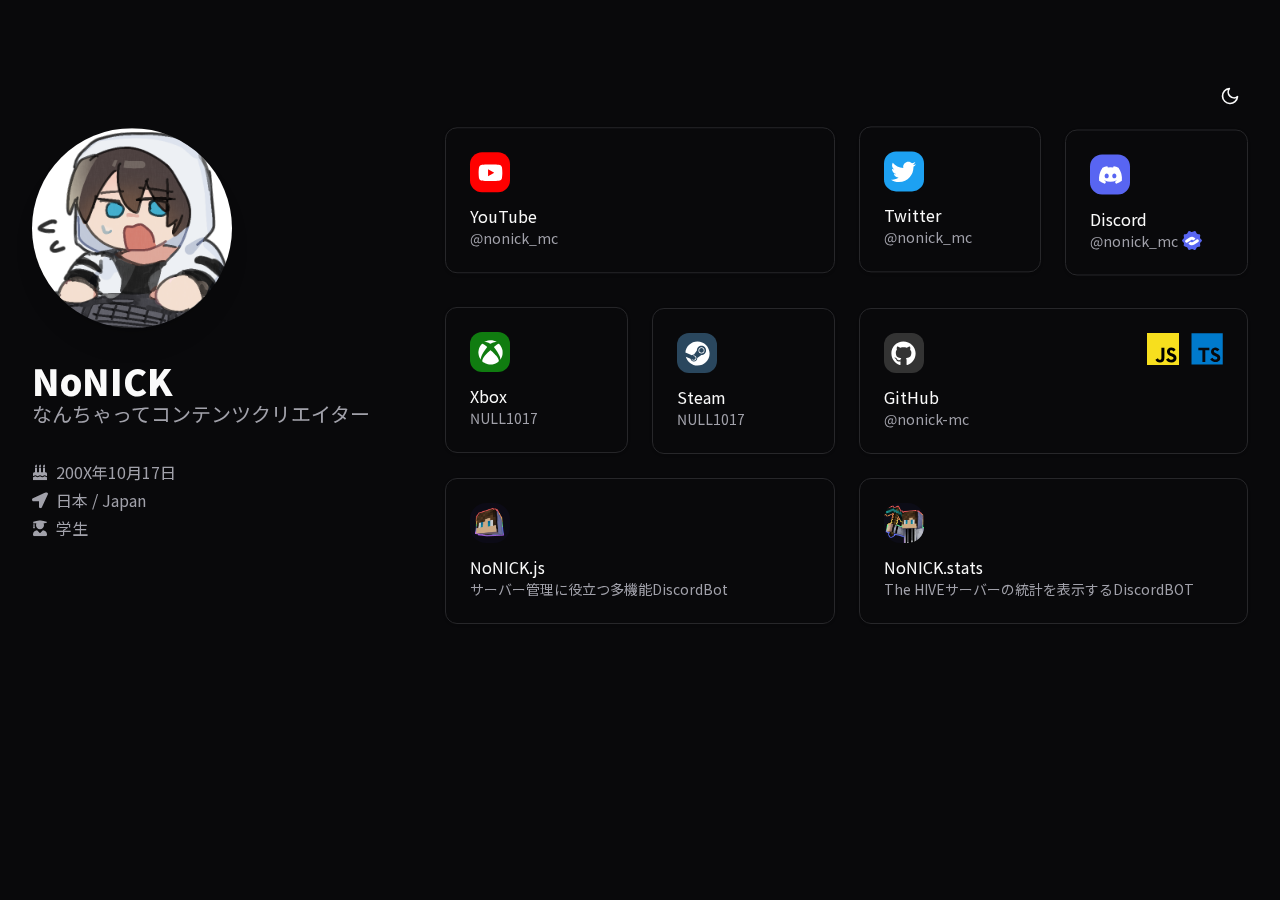
<file: index.html>
<!DOCTYPE html><html lang="ja"><head><meta charSet="utf-8"/><link rel="preconnect" href="/" crossorigin=""/><link rel="stylesheet" href="/_next/static/css/c811e91a41d0c967.css" data-precedence="next"/><link rel="stylesheet" href="/_next/static/css/c97c0cab8fbe5562.css" data-precedence="next"/><title>NoNICK</title><meta name="description" content="なんちゃってコンテンツクリエイター"/><meta name="theme-color" content="#007af8"/><meta name="viewport" content="width=device-width, initial-scale=1"/><meta property="og:title" content="NoNICK"/><meta property="og:description" content="なんちゃってコンテンツクリエイター"/><meta property="og:site_name" content="NoNICK"/><meta property="og:locale" content="ja-JP"/><meta property="og:image:type" content="image/png"/><meta property="og:image:width" content="1920"/><meta property="og:image:height" content="1080"/><meta property="og:image" content="http://localhost:3000/opengraph-image.png?5072247ef3d43dab"/><meta property="og:type" content="website"/><meta name="twitter:card" content="summary_large_image"/><meta name="twitter:site" content="@nonick_mc"/><meta name="twitter:creator" content="@nonick_mc"/><meta name="twitter:title" content="NoNICK"/><meta name="twitter:description" content="なんちゃってコンテンツクリエイター"/><link rel="icon" href="/favicon.ico" type="image/x-icon" sizes="any"/><meta name="next-size-adjust"/><script src="/_next/static/chunks/polyfills-c67a75d1b6f99dc8.js" noModule=""></script></head><body class="__className_338855"><script>!function(){try{var d=document.documentElement,c=d.classList;c.remove('light','dark');var e=localStorage.getItem('theme');if('system'===e||(!e&&false)){var t='(prefers-color-scheme: dark)',m=window.matchMedia(t);if(m.media!==t||m.matches){d.style.colorScheme = 'dark';c.add('dark')}else{d.style.colorScheme = 'light';c.add('light')}}else if(e){c.add(e|| '')}else{c.add('dark')}if(e==='light'||e==='dark'||!e)d.style.colorScheme=e||'dark'}catch(e){}}()</script><main class="container py-6 space-y-6 lg:my-10"><div><div class="h-16 flex items-center justify-end"><button class="inline-flex items-center justify-center rounded-md text-sm font-medium transition-colors focus-visible:outline-none focus-visible:ring-1 focus-visible:ring-ring disabled:pointer-events-none disabled:opacity-50 hover:bg-accent hover:text-accent-foreground h-9 w-9"><svg stroke="currentColor" fill="none" stroke-width="2" viewBox="0 0 24 24" stroke-linecap="round" stroke-linejoin="round" class="rotate-0 scale-100 transition-all dark:-rotate-90 dark:scale-0" height="20" width="20" xmlns="http://www.w3.org/2000/svg"><circle cx="12" cy="12" r="5"></circle><line x1="12" y1="1" x2="12" y2="3"></line><line x1="12" y1="21" x2="12" y2="23"></line><line x1="4.22" y1="4.22" x2="5.64" y2="5.64"></line><line x1="18.36" y1="18.36" x2="19.78" y2="19.78"></line><line x1="1" y1="12" x2="3" y2="12"></line><line x1="21" y1="12" x2="23" y2="12"></line><line x1="4.22" y1="19.78" x2="5.64" y2="18.36"></line><line x1="18.36" y1="5.64" x2="19.78" y2="4.22"></line></svg><svg stroke="currentColor" fill="none" stroke-width="2" viewBox="0 0 24 24" stroke-linecap="round" stroke-linejoin="round" class="absolute rotate-90 scale-0 transition-all dark:rotate-0 dark:scale-100" height="20" width="20" xmlns="http://www.w3.org/2000/svg"><path d="M21 12.79A9 9 0 1 1 11.21 3 7 7 0 0 0 21 12.79z"></path></svg><span class="sr-only">Toggle theme</span></button></div><div class="grid grid-cols-12 grid-rows-3 gap-5 lg:gap-6"><div class="col-span-12 lg:col-span-4 row-span-3 space-y-5 md:space-y-7 lg:space-y-8" style="opacity:0;transform:translateY(10px) translateZ(0)"><img class="w-[150px] lg:w-[200px] pointer-events-none rounded-full shadow-xl" src="/icons/nonick.png" alt="nonick&#x27;s avatar"/><section><h1 class="text-3xl lg:text-4xl font-black">NoNICK</h1><h2 class="text-muted-foreground text-lg lg:text-xl">なんちゃってコンテンツクリエイター</h2></section><div class="grid gap-1"><div class="flex gap-2 items-center text-muted-foreground"><svg stroke="currentColor" fill="currentColor" stroke-width="0" viewBox="0 0 448 512" height="1em" width="1em" xmlns="http://www.w3.org/2000/svg"><path d="M448 384c-28.02 0-31.26-32-74.5-32-43.43 0-46.825 32-74.75 32-27.695 0-31.454-32-74.75-32-42.842 0-47.218 32-74.5 32-28.148 0-31.202-32-74.75-32-43.547 0-46.653 32-74.75 32v-80c0-26.5 21.5-48 48-48h16V112h64v144h64V112h64v144h64V112h64v144h16c26.5 0 48 21.5 48 48v80zm0 128H0v-96c43.356 0 46.767-32 74.75-32 27.951 0 31.253 32 74.75 32 42.843 0 47.217-32 74.5-32 28.148 0 31.201 32 74.75 32 43.357 0 46.767-32 74.75-32 27.488 0 31.252 32 74.5 32v96zM96 96c-17.75 0-32-14.25-32-32 0-31 32-23 32-64 12 0 32 29.5 32 56s-14.25 40-32 40zm128 0c-17.75 0-32-14.25-32-32 0-31 32-23 32-64 12 0 32 29.5 32 56s-14.25 40-32 40zm128 0c-17.75 0-32-14.25-32-32 0-31 32-23 32-64 12 0 32 29.5 32 56s-14.25 40-32 40z"></path></svg><p>200X年10月17日</p></div><div class="flex gap-2 items-center text-muted-foreground"><svg stroke="currentColor" fill="currentColor" stroke-width="0" viewBox="0 0 512 512" height="1em" width="1em" xmlns="http://www.w3.org/2000/svg"><path d="M444.52 3.52L28.74 195.42c-47.97 22.39-31.98 92.75 19.19 92.75h175.91v175.91c0 51.17 70.36 67.17 92.75 19.19l191.9-415.78c15.99-38.39-25.59-79.97-63.97-63.97z"></path></svg><p>日本 / Japan</p></div><div class="flex gap-2 items-center text-muted-foreground"><svg stroke="currentColor" fill="currentColor" stroke-width="0" viewBox="0 0 448 512" height="1em" width="1em" xmlns="http://www.w3.org/2000/svg"><path d="M319.4 320.6L224 416l-95.4-95.4C57.1 323.7 0 382.2 0 454.4v9.6c0 26.5 21.5 48 48 48h352c26.5 0 48-21.5 48-48v-9.6c0-72.2-57.1-130.7-128.6-133.8zM13.6 79.8l6.4 1.5v58.4c-7 4.2-12 11.5-12 20.3 0 8.4 4.6 15.4 11.1 19.7L3.5 242c-1.7 6.9 2.1 14 7.6 14h41.8c5.5 0 9.3-7.1 7.6-14l-15.6-62.3C51.4 175.4 56 168.4 56 160c0-8.8-5-16.1-12-20.3V87.1l66 15.9c-8.6 17.2-14 36.4-14 57 0 70.7 57.3 128 128 128s128-57.3 128-128c0-20.6-5.3-39.8-14-57l96.3-23.2c18.2-4.4 18.2-27.1 0-31.5l-190.4-46c-13-3.1-26.7-3.1-39.7 0L13.6 48.2c-18.1 4.4-18.1 27.2 0 31.6z"></path></svg><p>学生</p></div></div></div><a class="rounded-xl border bg-card text-card-foreground shadow grid gap-3 col-span-12 md:col-span-6 lg:col-span-4 transition-colors hover:border-youtube p-6" href="https://youtube.com/nonick_mc" target="_blank" rel="noreferrer" style="opacity:0;transform:translateY(10px) translateZ(0)"><div class="w-10 h-10 rounded-xl flex items-center justify-center text-white bg-youtube"><svg stroke="currentColor" fill="currentColor" stroke-width="0" viewBox="0 0 576 512" height="25" width="25" xmlns="http://www.w3.org/2000/svg"><path d="M549.655 124.083c-6.281-23.65-24.787-42.276-48.284-48.597C458.781 64 288 64 288 64S117.22 64 74.629 75.486c-23.497 6.322-42.003 24.947-48.284 48.597-11.412 42.867-11.412 132.305-11.412 132.305s0 89.438 11.412 132.305c6.281 23.65 24.787 41.5 48.284 47.821C117.22 448 288 448 288 448s170.78 0 213.371-11.486c23.497-6.321 42.003-24.171 48.284-47.821 11.412-42.867 11.412-132.305 11.412-132.305s0-89.438-11.412-132.305zm-317.51 213.508V175.185l142.739 81.205-142.739 81.201z"></path></svg></div><div class="grid"><p>YouTube</p><section class="flex gap-1 items-center"><p class="text-muted-foreground text-sm">@nonick_mc</p></section></div></a><a class="rounded-xl border bg-card text-card-foreground shadow grid gap-3 col-span-6 md:col-span-3 lg:col-span-2 transition-colors hover:border-twitter p-6" href="https://twitter.com/nonick_mc" target="_blank" rel="noreferrer" style="opacity:0;transform:translateY(10px) translateZ(0)"><div class="w-10 h-10 rounded-xl flex items-center justify-center text-white bg-twitter"><svg stroke="currentColor" fill="currentColor" stroke-width="0" viewBox="0 0 512 512" height="25" width="25" xmlns="http://www.w3.org/2000/svg"><path d="M459.37 151.716c.325 4.548.325 9.097.325 13.645 0 138.72-105.583 298.558-298.558 298.558-59.452 0-114.68-17.219-161.137-47.106 8.447.974 16.568 1.299 25.34 1.299 49.055 0 94.213-16.568 130.274-44.832-46.132-.975-84.792-31.188-98.112-72.772 6.498.974 12.995 1.624 19.818 1.624 9.421 0 18.843-1.3 27.614-3.573-48.081-9.747-84.143-51.98-84.143-102.985v-1.299c13.969 7.797 30.214 12.67 47.431 13.319-28.264-18.843-46.781-51.005-46.781-87.391 0-19.492 5.197-37.36 14.294-52.954 51.655 63.675 129.3 105.258 216.365 109.807-1.624-7.797-2.599-15.918-2.599-24.04 0-57.828 46.782-104.934 104.934-104.934 30.213 0 57.502 12.67 76.67 33.137 23.715-4.548 46.456-13.32 66.599-25.34-7.798 24.366-24.366 44.833-46.132 57.827 21.117-2.273 41.584-8.122 60.426-16.243-14.292 20.791-32.161 39.308-52.628 54.253z"></path></svg></div><div class="grid"><p>Twitter</p><section class="flex gap-1 items-center"><p class="text-muted-foreground text-sm">@nonick_mc</p></section></div></a><a class="rounded-xl border bg-card text-card-foreground shadow grid gap-3 col-span-6 md:col-span-3 lg:col-span-2 transition-colors hover:border-discord p-6" href="https://discord.gg/nonick-mc" target="_blank" rel="noreferrer" style="opacity:0;transform:translateY(10px) translateZ(0)"><div class="w-10 h-10 rounded-xl flex items-center justify-center text-white bg-discord"><svg stroke="currentColor" fill="currentColor" stroke-width="0" viewBox="0 0 640 512" height="25" width="25" xmlns="http://www.w3.org/2000/svg"><path d="M524.531,69.836a1.5,1.5,0,0,0-.764-.7A485.065,485.065,0,0,0,404.081,32.03a1.816,1.816,0,0,0-1.923.91,337.461,337.461,0,0,0-14.9,30.6,447.848,447.848,0,0,0-134.426,0,309.541,309.541,0,0,0-15.135-30.6,1.89,1.89,0,0,0-1.924-.91A483.689,483.689,0,0,0,116.085,69.137a1.712,1.712,0,0,0-.788.676C39.068,183.651,18.186,294.69,28.43,404.354a2.016,2.016,0,0,0,.765,1.375A487.666,487.666,0,0,0,176.02,479.918a1.9,1.9,0,0,0,2.063-.676A348.2,348.2,0,0,0,208.12,430.4a1.86,1.86,0,0,0-1.019-2.588,321.173,321.173,0,0,1-45.868-21.853,1.885,1.885,0,0,1-.185-3.126c3.082-2.309,6.166-4.711,9.109-7.137a1.819,1.819,0,0,1,1.9-.256c96.229,43.917,200.41,43.917,295.5,0a1.812,1.812,0,0,1,1.924.233c2.944,2.426,6.027,4.851,9.132,7.16a1.884,1.884,0,0,1-.162,3.126,301.407,301.407,0,0,1-45.89,21.83,1.875,1.875,0,0,0-1,2.611,391.055,391.055,0,0,0,30.014,48.815,1.864,1.864,0,0,0,2.063.7A486.048,486.048,0,0,0,610.7,405.729a1.882,1.882,0,0,0,.765-1.352C623.729,277.594,590.933,167.465,524.531,69.836ZM222.491,337.58c-28.972,0-52.844-26.587-52.844-59.239S193.056,219.1,222.491,219.1c29.665,0,53.306,26.82,52.843,59.239C275.334,310.993,251.924,337.58,222.491,337.58Zm195.38,0c-28.971,0-52.843-26.587-52.843-59.239S388.437,219.1,417.871,219.1c29.667,0,53.307,26.82,52.844,59.239C470.715,310.993,447.538,337.58,417.871,337.58Z"></path></svg></div><div class="grid"><p>Discord</p><section class="flex gap-1 items-center"><p class="text-muted-foreground text-sm">@nonick_mc</p><svg aria-hidden="true" role="img" width="20" height="20" viewBox="0 0 16 15.2"><path fill="#5865f2" fill-rule="evenodd" d="m16 7.6c0 .79-1.28 1.38-1.52 2.09s.44 2 0 2.59-1.84.35-2.46.8-.79 1.84-1.54 2.09-1.67-.8-2.47-.8-1.75 1-2.47.8-.92-1.64-1.54-2.09-2-.18-2.46-.8.23-1.84 0-2.59-1.54-1.3-1.54-2.09 1.28-1.38 1.52-2.09-.44-2 0-2.59 1.85-.35 2.48-.8.78-1.84 1.53-2.12 1.67.83 2.47.83 1.75-1 2.47-.8.91 1.64 1.53 2.09 2 .18 2.46.8-.23 1.84 0 2.59 1.54 1.3 1.54 2.09z"></path><path d="M10.5906 6.39993L9.19223 7.29993C8.99246 7.39993 8.89258 7.39993 8.69281 7.29993C8.59293 7.19993 8.39317 7.09993 8.29328 6.99993C7.89375 6.89993 7.5941 6.99993 7.29445 7.19993L6.79504 7.49993L4.29797 9.19993C3.69867 9.49993 2.99949 9.39993 2.69984 8.79993C2.30031 8.29993 2.50008 7.59993 2.99949 7.19993L5.99598 5.19993C6.79504 4.69993 7.79387 4.49993 8.69281 4.69993C9.49188 4.89993 10.0912 5.29993 10.5906 5.89993C10.7904 6.09993 10.6905 6.29993 10.5906 6.39993Z" fill="#fff"></path><path d="M13.4871 7.79985C13.4871 8.19985 13.2874 8.59985 12.9877 8.79985L9.89135 10.7999C9.29206 11.1999 8.69276 11.3999 7.99358 11.3999C7.69393 11.3999 7.49417 11.3999 7.19452 11.2999C6.39545 11.0999 5.79616 10.6999 5.29674 10.0999C5.19686 9.89985 5.29674 9.69985 5.39663 9.59985L6.79499 8.69985C6.89487 8.59985 7.09463 8.59985 7.19452 8.69985C7.39428 8.79985 7.59405 8.89985 7.69393 8.99985C8.09346 8.99985 8.39311 8.99985 8.69276 8.79985L9.39194 8.39985L11.3896 6.99985L11.6892 6.79985C12.1887 6.49985 12.9877 6.59985 13.2874 7.09985C13.4871 7.39985 13.4871 7.59985 13.4871 7.79985Z" fill="#fff"></path></svg></section></div></a><div class="rounded-xl border bg-card text-card-foreground shadow grid gap-3 col-span-6 md:col-span-3 lg:col-span-2 transition-colors hover:border-xbox p-6" style="opacity:0;transform:translateY(10px) translateZ(0)"><div class="w-10 h-10 rounded-xl flex items-center justify-center text-white bg-xbox"><svg stroke="currentColor" fill="currentColor" stroke-width="0" viewBox="0 0 512 512" height="25" width="25" xmlns="http://www.w3.org/2000/svg"><path d="M369.9 318.2c44.3 54.3 64.7 98.8 54.4 118.7-7.9 15.1-56.7 44.6-92.6 55.9-29.6 9.3-68.4 13.3-100.4 10.2-38.2-3.7-76.9-17.4-110.1-39C93.3 445.8 87 438.3 87 423.4c0-29.9 32.9-82.3 89.2-142.1 32-33.9 76.5-73.7 81.4-72.6 9.4 2.1 84.3 75.1 112.3 109.5zM188.6 143.8c-29.7-26.9-58.1-53.9-86.4-63.4-15.2-5.1-16.3-4.8-28.7 8.1-29.2 30.4-53.5 79.7-60.3 122.4-5.4 34.2-6.1 43.8-4.2 60.5 5.6 50.5 17.3 85.4 40.5 120.9 9.5 14.6 12.1 17.3 9.3 9.9-4.2-11-.3-37.5 9.5-64 14.3-39 53.9-112.9 120.3-194.4zm311.6 63.5C483.3 127.3 432.7 77 425.6 77c-7.3 0-24.2 6.5-36 13.9-23.3 14.5-41 31.4-64.3 52.8C367.7 197 427.5 283.1 448.2 346c6.8 20.7 9.7 41.1 7.4 52.3-1.7 8.5-1.7 8.5 1.4 4.6 6.1-7.7 19.9-31.3 25.4-43.5 7.4-16.2 15-40.2 18.6-58.7 4.3-22.5 3.9-70.8-.8-93.4zM141.3 43C189 40.5 251 77.5 255.6 78.4c.7.1 10.4-4.2 21.6-9.7 63.9-31.1 94-25.8 107.4-25.2-63.9-39.3-152.7-50-233.9-11.7-23.4 11.1-24 11.9-9.4 11.2z"></path></svg></div><div class="grid"><p>Xbox</p><section class="flex gap-1 items-center"><p class="text-muted-foreground text-sm">NULL1017</p></section></div></div><a class="rounded-xl border bg-card text-card-foreground shadow grid gap-3 md:col-span-3 col-span-6 lg:col-span-2 transition-colors hover:border-steam p-6" href="https://steamcommunity.com/id/nonick-mc/" target="_blank" rel="noreferrer" style="opacity:0;transform:translateY(10px) translateZ(0)"><div class="w-10 h-10 rounded-xl flex items-center justify-center text-white bg-steam"><svg stroke="currentColor" fill="currentColor" stroke-width="0" viewBox="0 0 496 512" height="25" width="25" xmlns="http://www.w3.org/2000/svg"><path d="M496 256c0 137-111.2 248-248.4 248-113.8 0-209.6-76.3-239-180.4l95.2 39.3c6.4 32.1 34.9 56.4 68.9 56.4 39.2 0 71.9-32.4 70.2-73.5l84.5-60.2c52.1 1.3 95.8-40.9 95.8-93.5 0-51.6-42-93.5-93.7-93.5s-93.7 42-93.7 93.5v1.2L176.6 279c-15.5-.9-30.7 3.4-43.5 12.1L0 236.1C10.2 108.4 117.1 8 247.6 8 384.8 8 496 119 496 256zM155.7 384.3l-30.5-12.6a52.79 52.79 0 0 0 27.2 25.8c26.9 11.2 57.8-1.6 69-28.4 5.4-13 5.5-27.3.1-40.3-5.4-13-15.5-23.2-28.5-28.6-12.9-5.4-26.7-5.2-38.9-.6l31.5 13c19.8 8.2 29.2 30.9 20.9 50.7-8.3 19.9-31 29.2-50.8 21zm173.8-129.9c-34.4 0-62.4-28-62.4-62.3s28-62.3 62.4-62.3 62.4 28 62.4 62.3-27.9 62.3-62.4 62.3zm.1-15.6c25.9 0 46.9-21 46.9-46.8 0-25.9-21-46.8-46.9-46.8s-46.9 21-46.9 46.8c.1 25.8 21.1 46.8 46.9 46.8z"></path></svg></div><div class="grid"><p>Steam</p><section class="flex gap-1 items-center"><p class="text-muted-foreground text-sm">NULL1017</p></section></div></a><a class="rounded-xl border bg-card text-card-foreground shadow flex justify-between col-span-12 md:col-span-6 lg:col-span-4 transition-colors hover:border-black dark:hover:border-gray-500 p-6" href="https://github.com/nonick-mc" target="_blank" rel="noreferrer" style="opacity:0;transform:translateY(10px) translateZ(0)"><div class="grid gap-3"><div class="w-10 h-10 rounded-xl flex items-center justify-center text-white bg-github"><svg stroke="currentColor" fill="currentColor" stroke-width="0" viewBox="0 0 496 512" height="25" width="25" xmlns="http://www.w3.org/2000/svg"><path d="M165.9 397.4c0 2-2.3 3.6-5.2 3.6-3.3.3-5.6-1.3-5.6-3.6 0-2 2.3-3.6 5.2-3.6 3-.3 5.6 1.3 5.6 3.6zm-31.1-4.5c-.7 2 1.3 4.3 4.3 4.9 2.6 1 5.6 0 6.2-2s-1.3-4.3-4.3-5.2c-2.6-.7-5.5.3-6.2 2.3zm44.2-1.7c-2.9.7-4.9 2.6-4.6 4.9.3 2 2.9 3.3 5.9 2.6 2.9-.7 4.9-2.6 4.6-4.6-.3-1.9-3-3.2-5.9-2.9zM244.8 8C106.1 8 0 113.3 0 252c0 110.9 69.8 205.8 169.5 239.2 12.8 2.3 17.3-5.6 17.3-12.1 0-6.2-.3-40.4-.3-61.4 0 0-70 15-84.7-29.8 0 0-11.4-29.1-27.8-36.6 0 0-22.9-15.7 1.6-15.4 0 0 24.9 2 38.6 25.8 21.9 38.6 58.6 27.5 72.9 20.9 2.3-16 8.8-27.1 16-33.7-55.9-6.2-112.3-14.3-112.3-110.5 0-27.5 7.6-41.3 23.6-58.9-2.6-6.5-11.1-33.3 2.6-67.9 20.9-6.5 69 27 69 27 20-5.6 41.5-8.5 62.8-8.5s42.8 2.9 62.8 8.5c0 0 48.1-33.6 69-27 13.7 34.7 5.2 61.4 2.6 67.9 16 17.7 25.8 31.5 25.8 58.9 0 96.5-58.9 104.2-114.8 110.5 9.2 7.9 17 22.9 17 46.4 0 33.7-.3 75.4-.3 83.6 0 6.5 4.6 14.4 17.3 12.1C428.2 457.8 496 362.9 496 252 496 113.3 383.5 8 244.8 8zM97.2 352.9c-1.3 1-1 3.3.7 5.2 1.6 1.6 3.9 2.3 5.2 1 1.3-1 1-3.3-.7-5.2-1.6-1.6-3.9-2.3-5.2-1zm-10.8-8.1c-.7 1.3.3 2.9 2.3 3.9 1.6 1 3.6.7 4.3-.7.7-1.3-.3-2.9-2.3-3.9-2-.6-3.6-.3-4.3.7zm32.4 35.6c-1.6 1.3-1 4.3 1.3 6.2 2.3 2.3 5.2 2.6 6.5 1 1.3-1.3.7-4.3-1.3-6.2-2.2-2.3-5.2-2.6-6.5-1zm-11.4-14.7c-1.6 1-1.6 3.6 0 5.9 1.6 2.3 4.3 3.3 5.6 2.3 1.6-1.3 1.6-3.9 0-6.2-1.4-2.3-4-3.3-5.6-2z"></path></svg></div><div class="grid"><p>GitHub</p><section class="flex gap-1 items-center"><p class="text-muted-foreground text-sm">@nonick-mc</p></section></div></div><div class="grid grid-cols-2 gap-3"><img class="w-8 h-8" src="/programLangs/JavaScript.svg" alt="javascript"/><img class="w-8 h-8" src="/programLangs/TypeScript.svg" alt="typescript"/></div></a><a class="rounded-xl border bg-card text-card-foreground shadow grid gap-3 col-span-12 md:col-span-6 lg:col-span-4 transition-colors hover:border-black dark:hover:border-gray-500 p-6" href="https://nonick-js.com" target="_blank" rel="noreferrer" style="opacity:0;transform:translateY(10px) translateZ(0)"><img class="w-10 h-10 rounded-2xl" src="/icons/nonickjs.png" alt="nonick.js icon"/><div class="grid"><p>NoNICK.js</p><section class="flex gap-1 items-center"><p class="text-muted-foreground text-sm">サーバー管理に役立つ多機能DiscordBot</p></section></div></a><a class="rounded-xl border bg-card text-card-foreground shadow grid gap-3 col-span-12 md:col-span-6 lg:col-span-4 transition-colors hover:border-black dark:hover:border-gray-500 p-6" href="https://github.com/nonick-mc/nonick.stats" target="_blank" rel="noreferrer" style="opacity:0;transform:translateY(10px) translateZ(0)"><img class="w-10 h-10 rounded-2xl" src="/icons/nonickstats.png" alt="nonick.stats icon"/><div class="grid"><p>NoNICK.stats</p><section class="flex gap-1 items-center"><p class="text-muted-foreground text-sm">The HIVEサーバーの統計を表示するDiscordBOT</p></section></div></a></div></div></main><script src="/_next/static/chunks/webpack-65a84c9c7351438d.js" async=""></script><script src="/_next/static/chunks/9fed808d-30be2a055a1186bc.js" async=""></script><script src="/_next/static/chunks/890-d172814b79b3aee5.js" async=""></script><script src="/_next/static/chunks/main-app-1b7d19ef8203827d.js" async=""></script><script>(self.__next_f=self.__next_f||[]).push([0])</script><script>self.__next_f.push([1,"1:HC[\"/\",{\"crossOrigin\":\"anonymous\"}]\n2:HL[\"/_next/static/css/c811e91a41d0c967.css\",{\"as\":\"style\"}]\n3:HL[\"/_next/static/css/c97c0cab8fbe5562.css\",{\"as\":\"style\"}]\n0:\"$L4\"\n"])</script><script>self.__next_f.push([1,"5:I{\"id\":\"7335\",\"chunks\":[\"272:static/chunks/webpack-65a84c9c7351438d.js\",\"159:static/chunks/9fed808d-30be2a055a1186bc.js\",\"890:static/chunks/890-d172814b79b3aee5.js\"],\"name\":\"\",\"async\":false}\n7:I{\"id\":\"5\",\"chunks\":[\"272:static/chunks/webpack-65a84c9c7351438d.js\",\"159:static/chunks/9fed808d-30be2a055a1186bc.js\",\"890:static/chunks/890-d172814b79b3aee5.js\"],\"name\":\"\",\"async\":false}\n8:I{\"id\":\"7263\",\"chunks\":[\"185:static/chunks/app/layout-69d675db5290db9f.js\"],\"name\":\"\",\"async\":false}\na:I{\"id\":\"9311\",\"chunks\":["])</script><script>self.__next_f.push([1,"\"272:static/chunks/webpack-65a84c9c7351438d.js\",\"159:static/chunks/9fed808d-30be2a055a1186bc.js\",\"890:static/chunks/890-d172814b79b3aee5.js\"],\"name\":\"\",\"async\":false}\nb:I{\"id\":\"6467\",\"chunks\":[\"272:static/chunks/webpack-65a84c9c7351438d.js\",\"159:static/chunks/9fed808d-30be2a055a1186bc.js\",\"890:static/chunks/890-d172814b79b3aee5.js\"],\"name\":\"\",\"async\":false}\nc:I{\"id\":\"6889\",\"chunks\":[\"910:static/chunks/910-fea4b0ca4fb21ea0.js\",\"931:static/chunks/app/page-8f406c9a554961bf.js\"],\"name\":\"FadeUpStagger\",\"async\":f"])</script><script>self.__next_f.push([1,"alse}\nd:I{\"id\":\"1118\",\"chunks\":[\"910:static/chunks/910-fea4b0ca4fb21ea0.js\",\"931:static/chunks/app/page-8f406c9a554961bf.js\"],\"name\":\"ThemeToggle\",\"async\":false}\ne:I{\"id\":\"6889\",\"chunks\":[\"910:static/chunks/910-fea4b0ca4fb21ea0.js\",\"931:static/chunks/app/page-8f406c9a554961bf.js\"],\"name\":\"FadeUpDiv\",\"async\":false}\nf:I{\"id\":\"7931\",\"chunks\":[\"910:static/chunks/910-fea4b0ca4fb21ea0.js\",\"931:static/chunks/app/page-8f406c9a554961bf.js\"],\"name\":\"LinkCard\",\"async\":false}\n10:I{\"id\":\"6889\",\"chunks\":[\"910:static/chun"])</script><script>self.__next_f.push([1,"ks/910-fea4b0ca4fb21ea0.js\",\"931:static/chunks/app/page-8f406c9a554961bf.js\"],\"name\":\"FadeUpCard\",\"async\":false}\n"])</script><script>self.__next_f.push([1,"4:[[[\"$\",\"link\",\"0\",{\"rel\":\"stylesheet\",\"href\":\"/_next/static/css/c811e91a41d0c967.css\",\"precedence\":\"next\"}],[\"$\",\"link\",\"1\",{\"rel\":\"stylesheet\",\"href\":\"/_next/static/css/c97c0cab8fbe5562.css\",\"precedence\":\"next\"}]],[\"$\",\"$L5\",null,{\"assetPrefix\":\"\",\"initialCanonicalUrl\":\"/\",\"initialTree\":[\"\",{\"children\":[\"__PAGE__\",{}]},\"$undefined\",\"$undefined\",true],\"initialHead\":[\"$L6\",[\"$\",\"meta\",null,{\"name\":\"next-size-adjust\"}]],\"globalErrorComponent\":\"$7\",\"notFound\":[\"$\",\"html\",null,{\"lang\":\"ja\",\"children\":[\"$\",\"body\",null,{\"className\":\"__className_338855\",\"children\":[\"$\",\"$L8\",null,{\"children\":[\"$L9\",\"$undefined\",[[\"$\",\"title\",null,{\"children\":\"404: This page could not be found.\"}],[\"$\",\"div\",null,{\"style\":{\"fontFamily\":\"system-ui,\\\"Segoe UI\\\",Roboto,Helvetica,Arial,sans-serif,\\\"Apple Color Emoji\\\",\\\"Segoe UI Emoji\\\"\",\"height\":\"100vh\",\"textAlign\":\"center\",\"display\":\"flex\",\"flexDirection\":\"column\",\"alignItems\":\"center\",\"justifyContent\":\"center\"},\"children\":[\"$\",\"div\",null,{\"children\":[[\"$\",\"style\",null,{\"dangerouslySetInnerHTML\":{\"__html\":\"body{color:#000;background:#fff;margin:0}.next-error-h1{border-right:1px solid rgba(0,0,0,.3)}@media (prefers-color-scheme:dark){body{color:#fff;background:#000}.next-error-h1{border-right:1px solid rgba(255,255,255,.3)}}\"}}],[\"$\",\"h1\",null,{\"className\":\"next-error-h1\",\"style\":{\"display\":\"inline-block\",\"margin\":\"0 20px 0 0\",\"padding\":\"0 23px 0 0\",\"fontSize\":24,\"fontWeight\":500,\"verticalAlign\":\"top\",\"lineHeight\":\"49px\"},\"children\":\"404\"}],[\"$\",\"div\",null,{\"style\":{\"display\":\"inline-block\"},\"children\":[\"$\",\"h2\",null,{\"style\":{\"fontSize\":14,\"fontWeight\":400,\"lineHeight\":\"49px\",\"margin\":0},\"children\":\"This page could not be found.\"}]}]]}]}]]]}]}]}],\"asNotFound\":false,\"children\":[[\"$\",\"html\",null,{\"lang\":\"ja\",\"children\":[\"$\",\"body\",null,{\"className\":\"__className_338855\",\"children\":[\"$\",\"$L8\",null,{\"children\":[\"$\",\"$La\",null,{\"parallelRouterKey\":\"children\",\"segmentPath\":[\"children\"],\"error\":\"$undefined\",\"errorStyles\":\"$undefined\",\"loading\":\"$undefined\",\"loadingStyles\":\"$undefined\",\"hasLoading\":false,\"template\":[\"$\",\"$Lb\",null,{}],\"templateStyles\":\"$undefined\",\"notFound\":\"$undefined\",\"notFoundStyles\":\"$undefined\",\"childProp\":{\"current\":[[\"$\",\"main\",null,{\"className\":\"container py-6 space-y-6 lg:my-10\",\"children\":[\"$\",\"$Lc\",null,{\"children\":[[\"$\",\"div\",null,{\"className\":\"h-16 flex items-center justify-end\",\"children\":[\"$\",\"$Ld\",null,{}]}],[\"$\",\"div\",null,{\"className\":\"grid grid-cols-12 grid-rows-3 gap-5 lg:gap-6\",\"children\":[[\"$\",\"$Le\",null,{\"className\":\"col-span-12 lg:col-span-4 row-span-3 space-y-5 md:space-y-7 lg:space-y-8\",\"children\":[[\"$\",\"img\",null,{\"className\":\"w-[150px] lg:w-[200px] pointer-events-none rounded-full shadow-xl\",\"src\":\"/icons/nonick.png\",\"alt\":\"nonick's avatar\"}],[\"$\",\"section\",null,{\"children\":[[\"$\",\"h1\",null,{\"className\":\"text-3xl lg:text-4xl font-black\",\"children\":\"NoNICK\"}],[\"$\",\"h2\",null,{\"className\":\"text-muted-foreground text-lg lg:text-xl\",\"children\":\"なんちゃってコンテンツクリエイター\"}]]}],[\"$\",\"div\",null,{\"className\":\"grid gap-1\",\"children\":[[\"$\",\"div\",null,{\"className\":\"flex gap-2 items-center text-muted-foreground\",\"children\":[[\"$\",\"svg\",null,{\"stroke\":\"currentColor\",\"fill\":\"currentColor\",\"strokeWidth\":\"0\",\"viewBox\":\"0 0 448 512\",\"children\":[\"$undefined\",[[\"$\",\"path\",\"0\",{\"d\":\"M448 384c-28.02 0-31.26-32-74.5-32-43.43 0-46.825 32-74.75 32-27.695 0-31.454-32-74.75-32-42.842 0-47.218 32-74.5 32-28.148 0-31.202-32-74.75-32-43.547 0-46.653 32-74.75 32v-80c0-26.5 21.5-48 48-48h16V112h64v144h64V112h64v144h64V112h64v144h16c26.5 0 48 21.5 48 48v80zm0 128H0v-96c43.356 0 46.767-32 74.75-32 27.951 0 31.253 32 74.75 32 42.843 0 47.217-32 74.5-32 28.148 0 31.201 32 74.75 32 43.357 0 46.767-32 74.75-32 27.488 0 31.252 32 74.5 32v96zM96 96c-17.75 0-32-14.25-32-32 0-31 32-23 32-64 12 0 32 29.5 32 56s-14.25 40-32 40zm128 0c-17.75 0-32-14.25-32-32 0-31 32-23 32-64 12 0 32 29.5 32 56s-14.25 40-32 40zm128 0c-17.75 0-32-14.25-32-32 0-31 32-23 32-64 12 0 32 29.5 32 56s-14.25 40-32 40z\",\"children\":\"$undefined\"}]]],\"className\":\"$undefined\",\"style\":{\"color\":\"$undefined\"},\"height\":\"1em\",\"width\":\"1em\",\"xmlns\":\"http://www.w3.org/2000/svg\"}],[\"$\",\"p\",null,{\"children\":\"200X年10月17日\"}]]}],[\"$\",\"div\",null,{\"className\":\"flex gap-2 items-center text-muted-foreground\",\"children\":[[\"$\",\"svg\",null,{\"stroke\":\"currentColor\",\"fill\":\"currentColor\",\"strokeWidth\":\"0\",\"viewBox\":\"0 0 512 512\",\"children\":[\"$undefined\",[[\"$\",\"path\",\"0\",{\"d\":\"M444.52 3.52L28.74 195.42c-47.97 22.39-31.98 92.75 19.19 92.75h175.91v175.91c0 51.17 70.36 67.17 92.75 19.19l191.9-415.78c15.99-38.39-25.59-79.97-63.97-63.97z\",\"children\":\"$undefined\"}]]],\"className\":\"$undefined\",\"style\":{\"color\":\"$undefined\"},\"height\":\"1em\",\"width\":\"1em\",\"xmlns\":\"http://www.w3.org/2000/svg\"}],[\"$\",\"p\",null,{\"children\":\"日本 / Japan\"}]]}],[\"$\",\"div\",null,{\"className\":\"flex gap-2 items-center text-muted-foreground\",\"children\":[[\"$\",\"svg\",null,{\"stroke\":\"currentColor\",\"fill\":\"currentColor\",\"strokeWidth\":\"0\",\"viewBox\":\"0 0 448 512\",\"children\":[\"$undefined\",[[\"$\",\"path\",\"0\",{\"d\":\"M319.4 320.6L224 416l-95.4-95.4C57.1 323.7 0 382.2 0 454.4v9.6c0 26.5 21.5 48 48 48h352c26.5 0 48-21.5 48-48v-9.6c0-72.2-57.1-130.7-128.6-133.8zM13.6 79.8l6.4 1.5v58.4c-7 4.2-12 11.5-12 20.3 0 8.4 4.6 15.4 11.1 19.7L3.5 242c-1.7 6.9 2.1 14 7.6 14h41.8c5.5 0 9.3-7.1 7.6-14l-15.6-62.3C51.4 175.4 56 168.4 56 160c0-8.8-5-16.1-12-20.3V87.1l66 15.9c-8.6 17.2-14 36.4-14 57 0 70.7 57.3 128 128 128s128-57.3 128-128c0-20.6-5.3-39.8-14-57l96.3-23.2c18.2-4.4 18.2-27.1 0-31.5l-190.4-46c-13-3.1-26.7-3.1-39.7 0L13.6 48.2c-18.1 4.4-18.1 27.2 0 31.6z\",\"children\":\"$undefined\"}]]],\"className\":\"$undefined\",\"style\":{\"color\":\"$undefined\"},\"height\":\"1em\",\"width\":\"1em\",\"xmlns\":\"http://www.w3.org/2000/svg\"}],[\"$\",\"p\",null,{\"children\":\"学生\"}]]}]]}]]}],[\"$\",\"$Lf\",null,{\"className\":\"grid gap-3 col-span-12 md:col-span-6 lg:col-span-4 transition-colors hover:border-youtube p-6\",\"href\":\"https://youtube.com/nonick_mc\",\"children\":[[\"$\",\"div\",null,{\"className\":\"w-10 h-10 rounded-xl flex items-center justify-center text-white bg-youtube\",\"children\":[\"$\",\"svg\",null,{\"stroke\":\"currentColor\",\"fill\":\"currentColor\",\"strokeWidth\":\"0\",\"viewBox\":\"0 0 576 512\",\"children\":[\"$undefined\",[[\"$\",\"path\",\"0\",{\"d\":\"M549.655 124.083c-6.281-23.65-24.787-42.276-48.284-48.597C458.781 64 288 64 288 64S117.22 64 74.629 75.486c-23.497 6.322-42.003 24.947-48.284 48.597-11.412 42.867-11.412 132.305-11.412 132.305s0 89.438 11.412 132.305c6.281 23.65 24.787 41.5 48.284 47.821C117.22 448 288 448 288 448s170.78 0 213.371-11.486c23.497-6.321 42.003-24.171 48.284-47.821 11.412-42.867 11.412-132.305 11.412-132.305s0-89.438-11.412-132.305zm-317.51 213.508V175.185l142.739 81.205-142.739 81.201z\",\"children\":\"$undefined\"}]]],\"className\":\"$undefined\",\"style\":{\"color\":\"$undefined\"},\"height\":25,\"width\":25,\"xmlns\":\"http://www.w3.org/2000/svg\"}]}],[\"$\",\"div\",null,{\"className\":\"grid\",\"children\":[[\"$\",\"p\",null,{\"children\":\"YouTube\"}],[\"$\",\"section\",null,{\"className\":\"flex gap-1 items-center\",\"children\":[[\"$\",\"p\",null,{\"className\":\"text-muted-foreground text-sm\",\"children\":\"@nonick_mc\"}],\"$undefined\"]}]]}]]}],[\"$\",\"$Lf\",null,{\"className\":\"grid gap-3 col-span-6 md:col-span-3 lg:col-span-2 transition-colors hover:border-twitter p-6\",\"href\":\"https://twitter.com/nonick_mc\",\"children\":[[\"$\",\"div\",null,{\"className\":\"w-10 h-10 rounded-xl flex items-center justify-center text-white bg-twitter\",\"children\":[\"$\",\"svg\",null,{\"stroke\":\"currentColor\",\"fill\":\"currentColor\",\"strokeWidth\":\"0\",\"viewBox\":\"0 0 512 512\",\"children\":[\"$undefined\",[[\"$\",\"path\",\"0\",{\"d\":\"M459.37 151.716c.325 4.548.325 9.097.325 13.645 0 138.72-105.583 298.558-298.558 298.558-59.452 0-114.68-17.219-161.137-47.106 8.447.974 16.568 1.299 25.34 1.299 49.055 0 94.213-16.568 130.274-44.832-46.132-.975-84.792-31.188-98.112-72.772 6.498.974 12.995 1.624 19.818 1.624 9.421 0 18.843-1.3 27.614-3.573-48.081-9.747-84.143-51.98-84.143-102.985v-1.299c13.969 7.797 30.214 12.67 47.431 13.319-28.264-18.843-46.781-51.005-46.781-87.391 0-19.492 5.197-37.36 14.294-52.954 51.655 63.675 129.3 105.258 216.365 109.807-1.624-7.797-2.599-15.918-2.599-24.04 0-57.828 46.782-104.934 104.934-104.934 30.213 0 57.502 12.67 76.67 33.137 23.715-4.548 46.456-13.32 66.599-25.34-7.798 24.366-24.366 44.833-46.132 57.827 21.117-2.273 41.584-8.122 60.426-16.243-14.292 20.791-32.161 39.308-52.628 54.253z\",\"children\":\"$undefined\"}]]],\"className\":\"$undefined\",\"style\":{\"color\":\"$undefined\"},\"height\":25,\"width\":25,\"xmlns\":\"http://www.w3.org/2000/svg\"}]}],[\"$\",\"div\",null,{\"className\":\"grid\",\"children\":[[\"$\",\"p\",null,{\"children\":\"Twitter\"}],[\"$\",\"section\",null,{\"className\":\"flex gap-1 items-center\",\"children\":[[\"$\",\"p\",null,{\"className\":\"text-muted-foreground text-sm\",\"children\":\"@nonick_mc\"}],\"$undefined\"]}]]}]]}],[\"$\",\"$Lf\",null,{\"className\":\"grid gap-3 col-span-6 md:col-span-3 lg:col-span-2 transition-colors hover:border-discord p-6\",\"href\":\"https://discord.gg/nonick-mc\",\"children\":[[\"$\",\"div\",null,{\"className\":\"w-10 h-10 rounded-xl flex items-center justify-center text-white bg-discord\",\"children\":[\"$\",\"svg\",null,{\"stroke\":\"currentColor\",\"fill\":\"currentColor\",\"strokeWidth\":\"0\",\"viewBox\":\"0 0 640 512\",\"children\":[\"$undefined\",[[\"$\",\"path\",\"0\",{\"d\":\"M524.531,69.836a1.5,1.5,0,0,0-.764-.7A485.065,485.065,0,0,0,404.081,32.03a1.816,1.816,0,0,0-1.923.91,337.461,337.461,0,0,0-14.9,30.6,447.848,447.848,0,0,0-134.426,0,309.541,309.541,0,0,0-15.135-30.6,1.89,1.89,0,0,0-1.924-.91A483.689,483.689,0,0,0,116.085,69.137a1.712,1.712,0,0,0-.788.676C39.068,183.651,18.186,294.69,28.43,404.354a2.016,2.016,0,0,0,.765,1.375A487.666,487.666,0,0,0,176.02,479.918a1.9,1.9,0,0,0,2.063-.676A348.2,348.2,0,0,0,208.12,430.4a1.86,1.86,0,0,0-1.019-2.588,321.173,321.173,0,0,1-45.868-21.853,1.885,1.885,0,0,1-.185-3.126c3.082-2.309,6.166-4.711,9.109-7.137a1.819,1.819,0,0,1,1.9-.256c96.229,43.917,200.41,43.917,295.5,0a1.812,1.812,0,0,1,1.924.233c2.944,2.426,6.027,4.851,9.132,7.16a1.884,1.884,0,0,1-.162,3.126,301.407,301.407,0,0,1-45.89,21.83,1.875,1.875,0,0,0-1,2.611,391.055,391.055,0,0,0,30.014,48.815,1.864,1.864,0,0,0,2.063.7A486.048,486.048,0,0,0,610.7,405.729a1.882,1.882,0,0,0,.765-1.352C623.729,277.594,590.933,167.465,524.531,69.836ZM222.491,337.58c-28.972,0-52.844-26.587-52.844-59.239S193.056,219.1,222.491,219.1c29.665,0,53.306,26.82,52.843,59.239C275.334,310.993,251.924,337.58,222.491,337.58Zm195.38,0c-28.971,0-52.843-26.587-52.843-59.239S388.437,219.1,417.871,219.1c29.667,0,53.307,26.82,52.844,59.239C470.715,310.993,447.538,337.58,417.871,337.58Z\",\"children\":\"$undefined\"}]]],\"className\":\"$undefined\",\"style\":{\"color\":\"$undefined\"},\"height\":25,\"width\":25,\"xmlns\":\"http://www.w3.org/2000/svg\"}]}],[\"$\",\"div\",null,{\"className\":\"grid\",\"children\":[[\"$\",\"p\",null,{\"children\":\"Discord\"}],[\"$\",\"section\",null,{\"className\":\"flex gap-1 items-center\",\"children\":[[\"$\",\"p\",null,{\"className\":\"text-muted-foreground text-sm\",\"children\":\"@nonick_mc\"}],[\"$\",\"svg\",null,{\"aria-hidden\":\"true\",\"role\":\"img\",\"width\":\"20\",\"height\":\"20\",\"viewBox\":\"0 0 16 15.2\",\"children\":[[\"$\",\"path\",null,{\"fill\":\"#5865f2\",\"fill-rule\":\"evenodd\",\"d\":\"m16 7.6c0 .79-1.28 1.38-1.52 2.09s.44 2 0 2.59-1.84.35-2.46.8-.79 1.84-1.54 2.09-1.67-.8-2.47-.8-1.75 1-2.47.8-.92-1.64-1.54-2.09-2-.18-2.46-.8.23-1.84 0-2.59-1.54-1.3-1.54-2.09 1.28-1.38 1.52-2.09-.44-2 0-2.59 1.85-.35 2.48-.8.78-1.84 1.53-2.12 1.67.83 2.47.83 1.75-1 2.47-.8.91 1.64 1.53 2.09 2 .18 2.46.8-.23 1.84 0 2.59 1.54 1.3 1.54 2.09z\"}],[\"$\",\"path\",null,{\"d\":\"M10.5906 6.39993L9.19223 7.29993C8.99246 7.39993 8.89258 7.39993 8.69281 7.29993C8.59293 7.19993 8.39317 7.09993 8.29328 6.99993C7.89375 6.89993 7.5941 6.99993 7.29445 7.19993L6.79504 7.49993L4.29797 9.19993C3.69867 9.49993 2.99949 9.39993 2.69984 8.79993C2.30031 8.29993 2.50008 7.59993 2.99949 7.19993L5.99598 5.19993C6.79504 4.69993 7.79387 4.49993 8.69281 4.69993C9.49188 4.89993 10.0912 5.29993 10.5906 5.89993C10.7904 6.09993 10.6905 6.29993 10.5906 6.39993Z\",\"fill\":\"#fff\"}],[\"$\",\"path\",null,{\"d\":\"M13.4871 7.79985C13.4871 8.19985 13.2874 8.59985 12.9877 8.79985L9.89135 10.7999C9.29206 11.1999 8.69276 11.3999 7.99358 11.3999C7.69393 11.3999 7.49417 11.3999 7.19452 11.2999C6.39545 11.0999 5.79616 10.6999 5.29674 10.0999C5.19686 9.89985 5.29674 9.69985 5.39663 9.59985L6.79499 8.69985C6.89487 8.59985 7.09463 8.59985 7.19452 8.69985C7.39428 8.79985 7.59405 8.89985 7.69393 8.99985C8.09346 8.99985 8.39311 8.99985 8.69276 8.79985L9.39194 8.39985L11.3896 6.99985L11.6892 6.79985C12.1887 6.49985 12.9877 6.59985 13.2874 7.09985C13.4871 7.39985 13.4871 7.59985 13.4871 7.79985Z\",\"fill\":\"#fff\"}]]}]]}]]}]]}],[\"$\",\"$L10\",null,{\"className\":\"grid gap-3 col-span-6 md:col-span-3 lg:col-span-2 transition-colors hover:border-xbox p-6\",\"children\":[[\"$\",\"div\",null,{\"className\":\"w-10 h-10 rounded-xl flex items-center justify-center text-white bg-xbox\",\"children\":[\"$\",\"svg\",null,{\"stroke\":\"currentColor\",\"fill\":\"currentColor\",\"strokeWidth\":\"0\",\"viewBox\":\"0 0 512 512\",\"children\":[\"$undefined\",[[\"$\",\"path\",\"0\",{\"d\":\"M369.9 318.2c44.3 54.3 64.7 98.8 54.4 118.7-7.9 15.1-56.7 44.6-92.6 55.9-29.6 9.3-68.4 13.3-100.4 10.2-38.2-3.7-76.9-17.4-110.1-39C93.3 445.8 87 438.3 87 423.4c0-29.9 32.9-82.3 89.2-142.1 32-33.9 76.5-73.7 81.4-72.6 9.4 2.1 84.3 75.1 112.3 109.5zM188.6 143.8c-29.7-26.9-58.1-53.9-86.4-63.4-15.2-5.1-16.3-4.8-28.7 8.1-29.2 30.4-53.5 79.7-60.3 122.4-5.4 34.2-6.1 43.8-4.2 60.5 5.6 50.5 17.3 85.4 40.5 120.9 9.5 14.6 12.1 17.3 9.3 9.9-4.2-11-.3-37.5 9.5-64 14.3-39 53.9-112.9 120.3-194.4zm311.6 63.5C483.3 127.3 432.7 77 425.6 77c-7.3 0-24.2 6.5-36 13.9-23.3 14.5-41 31.4-64.3 52.8C367.7 197 427.5 283.1 448.2 346c6.8 20.7 9.7 41.1 7.4 52.3-1.7 8.5-1.7 8.5 1.4 4.6 6.1-7.7 19.9-31.3 25.4-43.5 7.4-16.2 15-40.2 18.6-58.7 4.3-22.5 3.9-70.8-.8-93.4zM141.3 43C189 40.5 251 77.5 255.6 78.4c.7.1 10.4-4.2 21.6-9.7 63.9-31.1 94-25.8 107.4-25.2-63.9-39.3-152.7-50-233.9-11.7-23.4 11.1-24 11.9-9.4 11.2z\",\"children\":\"$undefined\"}]]],\"className\":\"$undefined\",\"style\":{\"color\":\"$undefined\"},\"height\":25,\"width\":25,\"xmlns\":\"http://www.w3.org/2000/svg\"}]}],[\"$\",\"div\",null,{\"className\":\"grid\",\"children\":[[\"$\",\"p\",null,{\"children\":\"Xbox\"}],[\"$\",\"section\",null,{\"className\":\"flex gap-1 items-center\",\"children\":[[\"$\",\"p\",null,{\"className\":\"text-muted-foreground text-sm\",\"children\":\"NULL1017\"}],\"$undefined\"]}]]}]]}],[\"$\",\"$Lf\",null,{\"className\":\"grid gap-3 md:col-span-3 col-span-6 lg:col-span-2 transition-colors hover:border-steam p-6\",\"href\":\"https://steamcommunity.com/id/nonick-mc/\",\"children\":[[\"$\",\"div\",null,{\"className\":\"w-10 h-10 rounded-xl flex items-center justify-center text-white bg-steam\",\"children\":[\"$\",\"svg\",null,{\"stroke\":\"currentColor\",\"fill\":\"currentColor\",\"strokeWidth\":\"0\",\"viewBox\":\"0 0 496 512\",\"children\":[\"$undefined\",[[\"$\",\"path\",\"0\",{\"d\":\"M496 256c0 137-111.2 248-248.4 248-113.8 0-209.6-76.3-239-180.4l95.2 39.3c6.4 32.1 34.9 56.4 68.9 56.4 39.2 0 71.9-32.4 70.2-73.5l84.5-60.2c52.1 1.3 95.8-40.9 95.8-93.5 0-51.6-42-93.5-93.7-93.5s-93.7 42-93.7 93.5v1.2L176.6 279c-15.5-.9-30.7 3.4-43.5 12.1L0 236.1C10.2 108.4 117.1 8 247.6 8 384.8 8 496 119 496 256zM155.7 384.3l-30.5-12.6a52.79 52.79 0 0 0 27.2 25.8c26.9 11.2 57.8-1.6 69-28.4 5.4-13 5.5-27.3.1-40.3-5.4-13-15.5-23.2-28.5-28.6-12.9-5.4-26.7-5.2-38.9-.6l31.5 13c19.8 8.2 29.2 30.9 20.9 50.7-8.3 19.9-31 29.2-50.8 21zm173.8-129.9c-34.4 0-62.4-28-62.4-62.3s28-62.3 62.4-62.3 62.4 28 62.4 62.3-27.9 62.3-62.4 62.3zm.1-15.6c25.9 0 46.9-21 46.9-46.8 0-25.9-21-46.8-46.9-46.8s-46.9 21-46.9 46.8c.1 25.8 21.1 46.8 46.9 46.8z\",\"children\":\"$undefined\"}]]],\"className\":\"$undefined\",\"style\":{\"color\":\"$undefined\"},\"height\":25,\"width\":25,\"xmlns\":\"http://www.w3.org/2000/svg\"}]}],[\"$\",\"div\",null,{\"className\":\"grid\",\"children\":[[\"$\",\"p\",null,{\"children\":\"Steam\"}],[\"$\",\"section\",null,{\"className\":\"flex gap-1 items-center\",\"children\":[[\"$\",\"p\",null,{\"className\":\"text-muted-foreground text-sm\",\"children\":\"NULL1017\"}],\"$undefined\"]}]]}]]}],[\"$\",\"$Lf\",null,{\"className\":\"flex justify-between col-span-12 md:col-span-6 lg:col-span-4 transition-colors hover:border-black dark:hover:border-gray-500 p-6\",\"href\":\"https://github.com/nonick-mc\",\"children\":[[\"$\",\"div\",null,{\"className\":\"grid gap-3\",\"children\":[[\"$\",\"div\",null,{\"className\":\"w-10 h-10 rounded-xl flex items-center justify-center text-white bg-github\",\"children\":[\"$\",\"svg\",null,{\"stroke\":\"currentColor\",\"fill\":\"currentColor\",\"strokeWidth\":\"0\",\"viewBox\":\"0 0 496 512\",\"children\":[\"$undefined\",[[\"$\",\"path\",\"0\",{\"d\":\"M165.9 397.4c0 2-2.3 3.6-5.2 3.6-3.3.3-5.6-1.3-5.6-3.6 0-2 2.3-3.6 5.2-3.6 3-.3 5.6 1.3 5.6 3.6zm-31.1-4.5c-.7 2 1.3 4.3 4.3 4.9 2.6 1 5.6 0 6.2-2s-1.3-4.3-4.3-5.2c-2.6-.7-5.5.3-6.2 2.3zm44.2-1.7c-2.9.7-4.9 2.6-4.6 4.9.3 2 2.9 3.3 5.9 2.6 2.9-.7 4.9-2.6 4.6-4.6-.3-1.9-3-3.2-5.9-2.9zM244.8 8C106.1 8 0 113.3 0 252c0 110.9 69.8 205.8 169.5 239.2 12.8 2.3 17.3-5.6 17.3-12.1 0-6.2-.3-40.4-.3-61.4 0 0-70 15-84.7-29.8 0 0-11.4-29.1-27.8-36.6 0 0-22.9-15.7 1.6-15.4 0 0 24.9 2 38.6 25.8 21.9 38.6 58.6 27.5 72.9 20.9 2.3-16 8.8-27.1 16-33.7-55.9-6.2-112.3-14.3-112.3-110.5 0-27.5 7.6-41.3 23.6-58.9-2.6-6.5-11.1-33.3 2.6-67.9 20.9-6.5 69 27 69 27 20-5.6 41.5-8.5 62.8-8.5s42.8 2.9 62.8 8.5c0 0 48.1-33.6 69-27 13.7 34.7 5.2 61.4 2.6 67.9 16 17.7 25.8 31.5 25.8 58.9 0 96.5-58.9 104.2-114.8 110.5 9.2 7.9 17 22.9 17 46.4 0 33.7-.3 75.4-.3 83.6 0 6.5 4.6 14.4 17.3 12.1C428.2 457.8 496 362.9 496 252 496 113.3 383.5 8 244.8 8zM97.2 352.9c-1.3 1-1 3.3.7 5.2 1.6 1.6 3.9 2.3 5.2 1 1.3-1 1-3.3-.7-5.2-1.6-1.6-3.9-2.3-5.2-1zm-10.8-8.1c-.7 1.3.3 2.9 2.3 3.9 1.6 1 3.6.7 4.3-.7.7-1.3-.3-2.9-2.3-3.9-2-.6-3.6-.3-4.3.7zm32.4 35.6c-1.6 1.3-1 4.3 1.3 6.2 2.3 2.3 5.2 2.6 6.5 1 1.3-1.3.7-4.3-1.3-6.2-2.2-2.3-5.2-2.6-6.5-1zm-11.4-14.7c-1.6 1-1.6 3.6 0 5.9 1.6 2.3 4.3 3.3 5.6 2.3 1.6-1.3 1.6-3.9 0-6.2-1.4-2.3-4-3.3-5.6-2z\",\"children\":\"$undefined\"}]]],\"className\":\"$undefined\",\"style\":{\"color\":\"$undefined\"},\"height\":25,\"width\":25,\"xmlns\":\"http://www.w3.org/2000/svg\"}]}],[\"$\",\"div\",null,{\"className\":\"grid\",\"children\":[[\"$\",\"p\",null,{\"children\":\"GitHub\"}],[\"$\",\"section\",null,{\"className\":\"flex gap-1 items-center\",\"children\":[[\"$\",\"p\",null,{\"className\":\"text-muted-foreground text-sm\",\"children\":\"@nonick-mc\"}],\"$undefined\"]}]]}]]}],[\"$\",\"div\",null,{\"className\":\"grid grid-cols-2 gap-3\",\"children\":[[\"$\",\"img\",null,{\"className\":\"w-8 h-8\",\"src\":\"/programLangs/JavaScript.svg\",\"alt\":\"javascript\"}],[\"$\",\"img\",null,{\"className\":\"w-8 h-8\",\"src\":\"/programLangs/TypeScript.svg\",\"alt\":\"typescript\"}]]}]]}],[\"$\",\"$Lf\",null,{\"className\":\"grid gap-3 col-span-12 md:col-span-6 lg:col-span-4 transition-colors hover:border-black dark:hover:border-gray-500 p-6\",\"href\":\"https://nonick-js.com\",\"children\":[[\"$\",\"img\",null,{\"className\":\"w-10 h-10 rounded-2xl\",\"src\":\"/icons/nonickjs.png\",\"alt\":\"nonick.js icon\"}],[\"$\",\"div\",null,{\"className\":\"grid\",\"children\":[[\"$\",\"p\",null,{\"children\":\"NoNICK.js\"}],[\"$\",\"section\",null,{\"className\":\"flex gap-1 items-center\",\"children\":[[\"$\",\"p\",null,{\"className\":\"text-muted-foreground text-sm\",\"children\":\"サーバー管理に役立つ多機能DiscordBot\"}],\"$undefined\"]}]]}]]}],[\"$\",\"$Lf\",null,{\"className\":\"grid gap-3 col-span-12 md:col-span-6 lg:col-span-4 transition-colors hover:border-black dark:hover:border-gray-500 p-6\",\"href\":\"https://github.com/nonick-mc/nonick.stats\",\"children\":[[\"$\",\"img\",null,{\"className\":\"w-10 h-10 rounded-2xl\",\"src\":\"/icons/nonickstats.png\",\"alt\":\"nonick.stats icon\"}],[\"$\",\"div\",null,{\"className\":\"grid\",\"children\":[[\"$\",\"p\",null,{\"children\":\"NoNICK.stats\"}],[\"$\",\"section\",null,{\"className\":\"flex gap-1 items-center\",\"children\":[[\"$\",\"p\",null,{\"className\":\"text-muted-foreground text-sm\",\"children\":\"The HIVEサーバーの統計を表示するDiscordBOT\"}],\"$undefined\"]}]]}]]}]]}]]}]}],null],\"segment\":\"__PAGE__\"},\"styles\":[]}]}]}]}],null]}]]\n"])</script><script>self.__next_f.push([1,"9:[[[\"$\",\"meta\",null,{\"charSet\":\"utf-8\"}],null,null,null,null,null,null,null,null,null,null,[\"$\",\"meta\",null,{\"name\":\"viewport\",\"content\":\"width=device-width, initial-scale=1\"}],null,null,null,null,null,null,null,null,null,null,[]],[null,null,null,null],null,null,[null,null,null,null,null],null,null,null,null,null]\n"])</script><script>self.__next_f.push([1,"6:[[[\"$\",\"meta\",null,{\"charSet\":\"utf-8\"}],[\"$\",\"title\",null,{\"children\":\"NoNICK\"}],[\"$\",\"meta\",null,{\"name\":\"description\",\"content\":\"なんちゃってコンテンツクリエイター\"}],null,null,null,null,null,null,[[\"$\",\"meta\",null,{\"name\":\"theme-color\",\"content\":\"#007af8\"}]],null,[\"$\",\"meta\",null,{\"name\":\"viewport\",\"content\":\"width=device-width, initial-scale=1\"}],null,null,null,null,null,null,null,null,null,null,[]],[null,null,null,null],null,null,[null,null,null,null,null],null,[null,[\"$\",\"meta\",null,{\"property\":\"og:title\",\"content\":\"NoNICK\"}],[\"$\",\"meta\",null,{\"property\":\"og:description\",\"content\":\"なんちゃってコンテンツクリエイター\"}],null,[\"$\",\"meta\",null,{\"property\":\"og:site_name\",\"content\":\"NoNICK\"}],[\"$\",\"meta\",null,{\"property\":\"og:locale\",\"content\":\"ja-JP\"}],null,null,[[[\"$\",\"meta\",null,{\"property\":\"og:image:type\",\"content\":\"image/png\"}],[\"$\",\"meta\",null,{\"property\":\"og:image:width\",\"content\":\"1920\"}],[\"$\",\"meta\",null,{\"property\":\"og:image:height\",\"content\":\"1080\"}],[\"$\",\"meta\",null,{\"property\":\"og:image\",\"content\":\"http://localhost:3000/opengraph-image.png?5072247ef3d43dab\"}]]],null,null,null,null,null,null,[\"$\",\"meta\",null,{\"property\":\"og:type\",\"content\":\"website\"}]],[[\"$\",\"meta\",null,{\"name\":\"twitter:card\",\"content\":\"summary_large_image\"}],[\"$\",\"meta\",null,{\"name\":\"twitter:site\",\"content\":\"@nonick_mc\"}],null,[\"$\",\"meta\",null,{\"name\":\"twitter:creator\",\"content\":\"@nonick_mc\"}],null,[\"$\",\"meta\",null,{\"name\":\"twitter:title\",\"content\":\"NoNICK\"}],[\"$\",\"meta\",null,{\"name\":\"twitter:description\",\"content\":\"なんちゃってコンテンツクリエイター\"}],null,null,null],null,[null,[[\"$\",\"link\",null,{\"rel\":\"icon\",\"href\":\"/favicon.ico\",\"type\":\"image/x-icon\",\"sizes\":\"any\"}]],[],null]]\n"])</script></body></html>
</file>
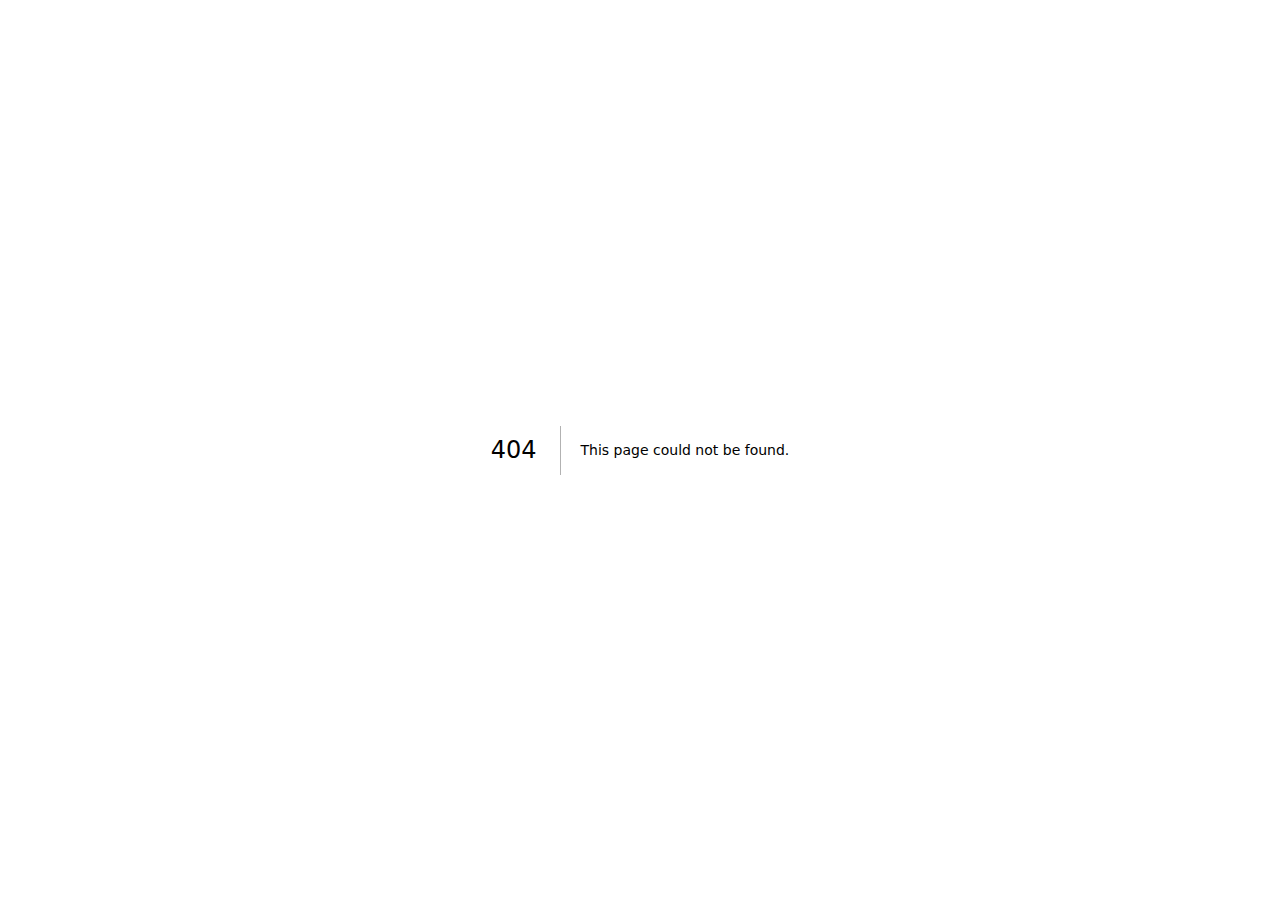
<file: 404/index.html>
<!DOCTYPE html><html><head><meta charSet="utf-8"/><meta name="viewport" content="width=device-width"/><title>404: This page could not be found</title><meta name="next-head-count" content="3"/><noscript data-n-css=""></noscript><script defer="" nomodule="" src="/_next/static/chunks/polyfills-c67a75d1b6f99dc8.js"></script><script src="/_next/static/chunks/webpack-65a84c9c7351438d.js" defer=""></script><script src="/_next/static/chunks/framework-510ec8ffd65e1d01.js" defer=""></script><script src="/_next/static/chunks/main-b8d3d441ab2fa246.js" defer=""></script><script src="/_next/static/chunks/pages/_app-9e5e28becb081394.js" defer=""></script><script src="/_next/static/chunks/pages/_error-8ab2d20ee472163c.js" defer=""></script><script src="/_next/static/guqKm2Wdo07QmaxF-zRYP/_buildManifest.js" defer=""></script><script src="/_next/static/guqKm2Wdo07QmaxF-zRYP/_ssgManifest.js" defer=""></script></head><body><div id="__next"><div style="font-family:system-ui,&quot;Segoe UI&quot;,Roboto,Helvetica,Arial,sans-serif,&quot;Apple Color Emoji&quot;,&quot;Segoe UI Emoji&quot;;height:100vh;text-align:center;display:flex;flex-direction:column;align-items:center;justify-content:center"><div><style>body{color:#000;background:#fff;margin:0}.next-error-h1{border-right:1px solid rgba(0,0,0,.3)}@media (prefers-color-scheme:dark){body{color:#fff;background:#000}.next-error-h1{border-right:1px solid rgba(255,255,255,.3)}}</style><h1 class="next-error-h1" style="display:inline-block;margin:0 20px 0 0;padding-right:23px;font-size:24px;font-weight:500;vertical-align:top;line-height:49px">404</h1><div style="display:inline-block;text-align:left"><h2 style="font-size:14px;font-weight:400;line-height:49px;margin:0">This page could not be found<!-- -->.</h2></div></div></div></div><script id="__NEXT_DATA__" type="application/json">{"props":{"pageProps":{"statusCode":404}},"page":"/_error","query":{},"buildId":"guqKm2Wdo07QmaxF-zRYP","nextExport":true,"isFallback":false,"gip":true,"scriptLoader":[]}</script></body></html>
</file>
<file: _next/static/css/c97c0cab8fbe5562.css>
@font-face{font-family:__Noto_Sans_JP_338855;font-style:normal;font-weight:100 900;font-display:swap;src:url(/_next/static/media/f56118dd09ac009d-s.woff2) format("woff2");unicode-range:U+25ee8,U+25f23,U+25f5c,U+25fd4,U+25fe0,U+25ffb,U+2600c,U+26017,U+26060,U+260ed,U+26222,U+2626a,U+26270,U+26286,U+2634c,U+26402,U+2667e,U+266b0,U+2671d,U+268dd,U+268ea,U+26951,U+2696f,U+26999,U+269dd,U+26a1e,U+26a58,U+26a8c,U+26ab7,U+26aff,U+26c29,U+26c73,U+26c9e,U+26cdd,U+26e40,U+26e65,U+26f94,U+26ff6-26ff8,U+270f4,U+2710d,U+27139,U+273da-273db,U+273fe,U+27410,U+27449,U+27614-27615,U+27631,U+27684,U+27693,U+2770e,U+27723,U+27752,U+278b2,U+27985,U+279b4,U+27a84,U+27bb3,U+27bbe,U+27bc7,U+27c3c,U+27cb8,U+27d73,U+27da0,U+27e10,U+27eaf,U+27fb7,U+2808a,U+280bb,U+28277,U+28282,U+282f3,U+283cd,U+2840c,U+28455,U+284dc,U+2856b,U+285c8-285c9,U+286d7,U+286fa,U+28946,U+28949,U+2896b,U+28987-28988,U+289ba-289bb,U+28a1e,U+28a29,U+28a43,U+28a71,U+28a99,U+28acd,U+28add,U+28ae4,U+28bc1,U+28bef,U+28cdd,U+28d10,U+28d71,U+28dfb,U+28e0f,U+28e17,U+28e1f,U+28e36,U+28e89,U+28eeb,U+28ef6,U+28f32,U+28ff8,U+292a0,U+292b1,U+29490,U+295cf,U+2967f,U+296f0,U+29719,U+29750,U+29810,U+298c6,U+29a72,U+29d4b,U+29ddb,U+29e15,U+29e3d,U+29e49,U+29e8a,U+29ec4,U+29edb,U+29ee9,U+29fce,U+29fd7,U+2a01a,U+2a02f,U+2a082,U+2a0f9,U+2a190,U+2a2b2,U+2a38c,U+2a437,U+2a5f1,U+2a602,U+2a61a,U+2a6b2,U+2a9e6,U+2b746,U+2b751,U+2b753,U+2b75a,U+2b75c,U+2b765,U+2b776-2b777,U+2b77c,U+2b782,U+2b789,U+2b78b,U+2b78e,U+2b794,U+2b7ac,U+2b7af,U+2b7bd,U+2b7c9,U+2b7cf,U+2b7d2,U+2b7d8,U+2b7f0,U+2b80d,U+2b817,U+2b81a,U+2d544,U+2e278,U+2e569,U+2e6ea,U+2f804,U+2f80f,U+2f815,U+2f818,U+2f81a,U+2f822,U+2f828,U+2f82c,U+2f833,U+2f83f,U+2f846,U+2f852,U+2f862,U+2f86d,U+2f873,U+2f877,U+2f884,U+2f899-2f89a,U+2f8a6,U+2f8ac,U+2f8b2,U+2f8b6,U+2f8d3,U+2f8db-2f8dc,U+2f8e1,U+2f8e5,U+2f8ea,U+2f8ed,U+2f8fc,U+2f903,U+2f90b,U+2f90f,U+2f91a,U+2f920-2f921,U+2f945,U+2f947,U+2f96c,U+2f995,U+2f9d0,U+2f9de-2f9df,U+2f9f4}@font-face{font-family:__Noto_Sans_JP_338855;font-style:normal;font-weight:100 900;font-display:swap;src:url(/_next/static/media/92ee51667171875c-s.woff2) format("woff2");unicode-range:U+1f235-1f23b,U+1f240-1f248,U+1f250-1f251,U+2000b,U+20089-2008a,U+200a2,U+200a4,U+200b0,U+200f5,U+20158,U+201a2,U+20213,U+2032b,U+20371,U+20381,U+203f9,U+2044a,U+20509,U+2053f,U+205b1,U+205d6,U+20611,U+20628,U+206ec,U+2074f,U+207c8,U+20807,U+2083a,U+208b9,U+2090e,U+2097c,U+20984,U+2099d,U+20a64,U+20ad3,U+20b1d,U+20b9f,U+20bb7,U+20d45,U+20d58,U+20de1,U+20e64,U+20e6d,U+20e95,U+20f5f,U+21201,U+2123d,U+21255,U+21274,U+2127b,U+212d7,U+212e4,U+212fd,U+2131b,U+21336,U+21344,U+213c4,U+2146d-2146e,U+215d7,U+21647,U+216b4,U+21706,U+21742,U+218bd,U+219c3,U+21a1a,U+21c56,U+21d2d,U+21d45,U+21d62,U+21d78,U+21d92,U+21d9c,U+21da1,U+21db7,U+21de0,U+21e33-21e34,U+21f1e,U+21f76,U+21ffa,U+2217b,U+22218,U+2231e,U+223ad,U+22609,U+226f3,U+2285b,U+228ab,U+2298f,U+22ab8,U+22b46,U+22b4f-22b50,U+22ba6,U+22c1d,U+22c24,U+22de1,U+22e42,U+22feb,U+231b6,U+231c3-231c4,U+231f5,U+23372,U+233cc,U+233d0,U+233d2-233d3,U+233d5,U+233da,U+233df,U+233e4,U+233fe,U+2344a-2344b,U+23451,U+23465,U+234e4,U+2355a,U+23594,U+235c4,U+23638-2363a,U+23647,U+2370c,U+2371c,U+2373f,U+23763-23764,U+237e7,U+237f1,U+237ff,U+23824,U+2383d,U+23a98,U+23c7f,U+23cbe,U+23cfe,U+23d00,U+23d0e,U+23d40,U+23dd3,U+23df9-23dfa,U+23f7e,U+2404b,U+24096,U+24103,U+241c6,U+241fe,U+242ee,U+243bc,U+243d0,U+24629,U+246a5,U+247f1,U+24896,U+248e9,U+24a4d,U+24b56,U+24b6f,U+24c16,U+24d14,U+24e04,U+24e0e,U+24e37,U+24e6a,U+24e8b,U+24ff2,U+2504a,U+25055,U+25122,U+251a9,U+251cd,U+251e5,U+2521e,U+2524c,U+2542e,U+2548e,U+254d9,U+2550e,U+255a7,U+2567f,U+25771,U+257a9,U+257b4,U+25874,U+259c4,U+259cc,U+259d4,U+25ad7,U+25ae3-25ae4,U+25af1,U+25bb2,U+25c4b,U+25c64,U+25da1,U+25e2e,U+25e56,U+25e62,U+25e65,U+25ec2,U+25ed8}@font-face{font-family:__Noto_Sans_JP_338855;font-style:normal;font-weight:100 900;font-display:swap;src:url(/_next/static/media/88b4df7fa81f8e58-s.woff2) format("woff2");unicode-range:U+ffd7,U+ffda-ffdc,U+ffe0-ffe2,U+ffe4,U+ffe6,U+ffe8-ffee,U+1f100-1f10c,U+1f110-1f16c,U+1f170-1f1ac,U+1f200-1f202,U+1f210-1f234}@font-face{font-family:__Noto_Sans_JP_338855;font-style:normal;font-weight:100 900;font-display:swap;src:url(/_next/static/media/dca0927ff8690594-s.woff2) format("woff2");unicode-range:U+fa10,U+fa12-fa6d,U+fb00-fb04,U+fe10-fe19,U+fe30-fe42,U+fe44-fe52,U+fe54-fe66,U+fe68-fe6b,U+ff02,U+ff04,U+ff07,U+ff51,U+ff5b,U+ff5d,U+ff5f-ff60,U+ff66,U+ff69,U+ff87,U+ffa1-ffbe,U+ffc2-ffc7,U+ffca-ffcf,U+ffd2-ffd6}@font-face{font-family:__Noto_Sans_JP_338855;font-style:normal;font-weight:100 900;font-display:swap;src:url(/_next/static/media/ee958480299d7d0e-s.woff2) format("woff2");unicode-range:U+f92d-f959,U+f95b-f9f2,U+f9f4-fa0b,U+fa0e-fa0f}@font-face{font-family:__Noto_Sans_JP_338855;font-style:normal;font-weight:100 900;font-display:swap;src:url(/_next/static/media/fa9da39cab415471-s.woff2) format("woff2");unicode-range:U+9e8b-9e8c,U+9e8e-9e8f,U+9e91-9e92,U+9e95-9e96,U+9e98,U+9e9b,U+9e9d-9e9e,U+9ea4-9ea5,U+9ea8-9eaa,U+9eac-9eb0,U+9eb3-9eb5,U+9eb8,U+9ebc-9ebf,U+9ec3,U+9ec6,U+9ec8,U+9ecb-9ecd,U+9ecf-9ed1,U+9ed4-9ed5,U+9ed8,U+9edb-9ee0,U+9ee4-9ee5,U+9ee7-9ee8,U+9eec-9ef2,U+9ef4-9ef9,U+9efb-9eff,U+9f02-9f03,U+9f07-9f09,U+9f0e-9f12,U+9f14-9f17,U+9f19-9f1b,U+9f1f-9f22,U+9f26,U+9f2a-9f2c,U+9f2f,U+9f31-9f32,U+9f34,U+9f37,U+9f39-9f3a,U+9f3c-9f3f,U+9f41,U+9f43-9f47,U+9f4a,U+9f4e-9f50,U+9f52-9f58,U+9f5a,U+9f5d-9f61,U+9f63,U+9f66-9f6a,U+9f6c-9f73,U+9f75-9f77,U+9f7a,U+9f7d,U+9f7f,U+9f8f-9f92,U+9f94-9f97,U+9f99,U+9f9c-9fa3,U+9fa5,U+9fb4,U+9fbc-9fc2,U+9fc4,U+9fc6,U+9fcc,U+f900-f92c}@font-face{font-family:__Noto_Sans_JP_338855;font-style:normal;font-weight:100 900;font-display:swap;src:url(/_next/static/media/0ef3472be80ef959-s.woff2) format("woff2");unicode-range:U+9c3e,U+9c41,U+9c43-9c4a,U+9c4e-9c50,U+9c52-9c54,U+9c56,U+9c58,U+9c5a-9c61,U+9c63,U+9c65,U+9c67-9c6b,U+9c6d-9c6e,U+9c70,U+9c72,U+9c75-9c78,U+9c7a-9c7c,U+9ce6-9ce7,U+9ceb-9cec,U+9cf0,U+9cf2,U+9cf6-9cf7,U+9cf9,U+9d02-9d03,U+9d06-9d09,U+9d0b,U+9d0e,U+9d11-9d12,U+9d15,U+9d17-9d18,U+9d1b-9d1f,U+9d23,U+9d26,U+9d2a-9d2c,U+9d2f-9d30,U+9d32-9d34,U+9d3a,U+9d3c-9d3f,U+9d41-9d48,U+9d4a,U+9d50-9d54,U+9d59,U+9d5d-9d65,U+9d69-9d6c,U+9d6f-9d70,U+9d72-9d73,U+9d76-9d77,U+9d7a-9d7c,U+9d7e,U+9d83-9d84,U+9d86-9d87,U+9d89-9d8a,U+9d8d-9d8e,U+9d92-9d93,U+9d95-9d9a,U+9da1,U+9da4,U+9da9-9dac,U+9dae,U+9db1-9db2,U+9db5,U+9db8-9dbd,U+9dbf-9dc4,U+9dc6-9dc7,U+9dc9-9dca,U+9dcf,U+9dd3-9dd7,U+9dd9-9dda,U+9dde-9de0,U+9de3,U+9de5-9de7,U+9de9,U+9deb,U+9ded-9df0,U+9df3-9df4,U+9df8,U+9dfd-9dfe,U+9e02,U+9e07,U+9e0a,U+9e0d-9e0e,U+9e10-9e12,U+9e15-9e16,U+9e19-9e1f,U+9e75,U+9e79-9e7d,U+9e80-9e85,U+9e87-9e88}@font-face{font-family:__Noto_Sans_JP_338855;font-style:normal;font-weight:100 900;font-display:swap;src:url(/_next/static/media/0723da5a30845440-s.woff2) format("woff2");unicode-range:U+9ae5-9ae7,U+9ae9,U+9aeb-9aec,U+9aee-9aef,U+9af1-9af5,U+9af7,U+9af9-9afb,U+9afd,U+9aff-9b06,U+9b08-9b09,U+9b0b-9b0e,U+9b10,U+9b12,U+9b16,U+9b18-9b1d,U+9b1f-9b20,U+9b22-9b23,U+9b25-9b2f,U+9b32-9b35,U+9b37,U+9b39-9b3b,U+9b3d,U+9b43-9b44,U+9b48,U+9b4b-9b4f,U+9b51,U+9b55-9b58,U+9b5b,U+9b5e,U+9b61,U+9b63,U+9b65-9b66,U+9b68,U+9b6a-9b6f,U+9b72-9b79,U+9b7f-9b80,U+9b83-9b87,U+9b89-9b8b,U+9b8d,U+9b8f-9b94,U+9b96-9b97,U+9b9a,U+9b9d-9ba0,U+9ba6-9ba7,U+9ba9-9baa,U+9bac,U+9bb0-9bb2,U+9bb4,U+9bb7-9bb9,U+9bbb-9bbc,U+9bbe-9bc1,U+9bc6-9bc8,U+9bca,U+9bce-9bd2,U+9bd4,U+9bd7-9bd8,U+9bdd,U+9bdf,U+9be1-9be5,U+9be7,U+9bea-9beb,U+9bee-9bf3,U+9bf5,U+9bf7-9bfa,U+9bfd,U+9bff-9c00,U+9c02,U+9c04,U+9c06,U+9c08-9c0d,U+9c0f-9c16,U+9c18-9c1e,U+9c21-9c2a,U+9c2d-9c32,U+9c35-9c37,U+9c39-9c3a,U+9c3d}@font-face{font-family:__Noto_Sans_JP_338855;font-style:normal;font-weight:100 900;font-display:swap;src:url(/_next/static/media/7ea5bbc47db3220a-s.woff2) format("woff2");unicode-range:U+98eb,U+98ed-98ee,U+98f0-98f1,U+98f3,U+98f6,U+9902,U+9907-9909,U+9911-9912,U+9914-9918,U+991a-9922,U+9924,U+9926-9927,U+992b-992c,U+992e,U+9931-9935,U+9939-993e,U+9940-9942,U+9945-9949,U+994b-994e,U+9950-9952,U+9954-9955,U+9958-9959,U+995b-995c,U+995e-9960,U+9963,U+9997-9998,U+999b,U+999d-999f,U+99a3,U+99a5-99a6,U+99a8,U+99ad-99ae,U+99b0-99b2,U+99b5,U+99b9-99ba,U+99bc-99bd,U+99bf,U+99c1,U+99c3,U+99c8-99c9,U+99d1,U+99d3-99d5,U+99d8-99df,U+99e1-99e2,U+99e7,U+99ea-99ee,U+99f0-99f2,U+99f4-99f5,U+99f8-99f9,U+99fb-99fe,U+9a01-9a05,U+9a08,U+9a0a-9a0c,U+9a0f-9a11,U+9a16,U+9a1a,U+9a1e,U+9a20,U+9a22-9a24,U+9a27,U+9a2b,U+9a2d-9a2e,U+9a31,U+9a33,U+9a35-9a38,U+9a3e,U+9a40-9a45,U+9a47,U+9a4a-9a4e,U+9a51-9a52,U+9a54-9a58,U+9a5b,U+9a5d,U+9a5f,U+9a62,U+9a64-9a65,U+9a69-9a6c,U+9aaa,U+9aac-9ab0,U+9ab2,U+9ab4-9ab7,U+9ab9,U+9abb-9ac1,U+9ac3,U+9ac6,U+9ac8,U+9ace-9ad3,U+9ad5-9ad7,U+9adb-9adc,U+9ade-9ae0,U+9ae2-9ae4}@font-face{font-family:__Noto_Sans_JP_338855;font-style:normal;font-weight:100 900;font-display:swap;src:url(/_next/static/media/e8f33f457585f8d7-s.woff2) format("woff2");unicode-range:U+971d,U+9721-9724,U+9728,U+972a,U+9730-9731,U+9733,U+9736,U+9738-9739,U+973b,U+973d-973e,U+9741-9744,U+9746-974a,U+974d-974f,U+9751,U+9755,U+9757-9758,U+975a-975c,U+9760-9761,U+9763-9764,U+9766-9768,U+976a-976b,U+976e,U+9771,U+9773,U+9776-977d,U+977f-9781,U+9785-9786,U+9789,U+978b,U+978f-9790,U+9795-9797,U+9799-979a,U+979c,U+979e-97a0,U+97a2-97a3,U+97a6,U+97a8,U+97ab-97ac,U+97ae,U+97b1-97b6,U+97b8-97ba,U+97bc,U+97be-97bf,U+97c1,U+97c3-97ce,U+97d0-97d1,U+97d4,U+97d7-97d9,U+97db-97de,U+97e0-97e1,U+97e4,U+97e6,U+97ed-97ef,U+97f1-97f2,U+97f4-97f8,U+97fa,U+9804,U+9807,U+980a,U+980c-980f,U+9814,U+9816-9817,U+9819-981a,U+981c,U+981e,U+9820-9821,U+9823-9826,U+982b,U+982e-9830,U+9832-9835,U+9837,U+9839,U+983d-983e,U+9844,U+9846-9847,U+984a-984b,U+984f,U+9851-9853,U+9856-9857,U+9859-985b,U+9862-9863,U+9865-9866,U+986a-986c,U+986f-9871,U+9873-9875,U+98aa-98ab,U+98ad-98ae,U+98b0-98b1,U+98b4,U+98b6-98b8,U+98ba-98bc,U+98bf,U+98c2-98c8,U+98cb-98cc,U+98ce,U+98dc,U+98de,U+98e0-98e1,U+98e3,U+98e5-98e7,U+98e9-98ea}@font-face{font-family:__Noto_Sans_JP_338855;font-style:normal;font-weight:100 900;font-display:swap;src:url(/_next/static/media/30db5f0b348496c8-s.woff2) format("woff2");unicode-range:U+944a,U+944c,U+9452-9453,U+9455,U+9459-945c,U+945e-9463,U+9468,U+946a-946b,U+946d-9472,U+9475,U+9477,U+947c-947f,U+9481,U+9483-9485,U+9578-9579,U+957e-957f,U+9582,U+9584,U+9586-9588,U+958a,U+958c-958f,U+9592,U+9594,U+9596,U+9598-9599,U+959d-95a1,U+95a4,U+95a6-95a9,U+95ab-95ad,U+95b1,U+95b4,U+95b6,U+95b9-95bf,U+95c3,U+95c6,U+95c8-95cd,U+95d0-95d6,U+95d9-95da,U+95dc-95e2,U+95e4-95e6,U+95e8,U+961d-961e,U+9621-9622,U+9624-9626,U+9628,U+962c,U+962e-962f,U+9631,U+9633-9634,U+9637-963a,U+963c-963d,U+9641-9642,U+964b-964c,U+964f,U+9652,U+9654,U+9656-9658,U+965c-965f,U+9661,U+9666,U+966a,U+966c,U+966e,U+9672,U+9674,U+9677,U+967b-967c,U+967e-967f,U+9681-9684,U+9689,U+968b,U+968d,U+9691,U+9695-9698,U+969a,U+969d,U+969f,U+96a4-96aa,U+96ae-96b4,U+96b6,U+96b8-96bb,U+96bd,U+96c1,U+96c9-96cb,U+96cd-96ce,U+96d2,U+96d5-96d6,U+96d8-96da,U+96dc-96df,U+96e9,U+96ef,U+96f1,U+96f9-96fa,U+9702-9706,U+9708-9709,U+970d-970f,U+9711,U+9713-9714,U+9716,U+9719-971b}@font-face{font-family:__Noto_Sans_JP_338855;font-style:normal;font-weight:100 900;font-display:swap;src:url(/_next/static/media/101630e62195b646-s.woff2) format("woff2");unicode-range:U+92bc-92bd,U+92bf-92c3,U+92c5-92c8,U+92cb-92d0,U+92d2-92d3,U+92d5,U+92d7-92d9,U+92dc-92dd,U+92df-92e1,U+92e3-92e5,U+92e7-92ea,U+92ec,U+92ee,U+92f0,U+92f2,U+92f7-92fb,U+92ff-9300,U+9302,U+9304,U+9308,U+930d,U+930f-9311,U+9314-9315,U+9318-931a,U+931c-931f,U+9321-9325,U+9327-932b,U+932e,U+9333-9337,U+933a-933b,U+9344,U+9347-934a,U+934d,U+9350-9352,U+9354-9358,U+935a,U+935c,U+935e,U+9360,U+9364-9365,U+9367,U+9369-936d,U+936f-9371,U+9373-9374,U+9376,U+937a,U+937d-9382,U+9388,U+938a-938b,U+938d,U+938f,U+9392,U+9394-9395,U+9397-9398,U+939a-939b,U+939e,U+93a1,U+93a3-93a4,U+93a6,U+93a8-93a9,U+93ab-93ad,U+93b0,U+93b4-93b6,U+93b9-93bb,U+93c1,U+93c3-93cd,U+93d0-93d1,U+93d3,U+93d6-93d9,U+93dc-93df,U+93e2,U+93e4-93e8,U+93f1,U+93f5,U+93f7-93fb,U+93fd,U+9401-9404,U+9407-9409,U+940d-9410,U+9413-9417,U+9419-941a,U+941f,U+9421,U+942b,U+942e-942f,U+9431-9434,U+9436,U+9438,U+943a-943b,U+943d,U+943f,U+9441,U+9443-9445,U+9448}@font-face{font-family:__Noto_Sans_JP_338855;font-style:normal;font-weight:100 900;font-display:swap;src:url(/_next/static/media/f43b0df76178546b-s.woff2) format("woff2");unicode-range:U+9143,U+9146-914c,U+914f,U+9153,U+9156-915b,U+9161,U+9163-9165,U+9167,U+9169,U+916d,U+9172-9174,U+9179-917b,U+9181-9183,U+9185-9187,U+9189-918b,U+918e,U+9191,U+9193-9195,U+9197-9198,U+919e,U+91a1-91a2,U+91a6,U+91a8,U+91aa-91b6,U+91ba-91bd,U+91bf-91c6,U+91c9,U+91cb,U+91d0,U+91d3-91d4,U+91d6-91d7,U+91d9-91db,U+91de-91df,U+91e1,U+91e4-91e6,U+91e9-91ea,U+91ec-91f1,U+91f5-91f7,U+91f9,U+91fb-91fd,U+91ff-9201,U+9204-9207,U+9209-920a,U+920c,U+920e,U+9210-9218,U+921c-921e,U+9223-9226,U+9228-9229,U+922c,U+922e-9230,U+9233,U+9235-923a,U+923c,U+923e-9240,U+9242-9243,U+9245-924b,U+924d-9251,U+9256-925a,U+925c-925e,U+9260-9261,U+9264-9269,U+926e-9270,U+9275-9279,U+927b-927f,U+9288-928a,U+928d-928e,U+9291-9293,U+9295-9297,U+9299,U+929b-929c,U+929f-92a0,U+92a4-92a5,U+92a7-92a8,U+92ab,U+92af,U+92b2-92b3,U+92b6-92bb}@font-face{font-family:__Noto_Sans_JP_338855;font-style:normal;font-weight:100 900;font-display:swap;src:url(/_next/static/media/c2b234e733965e00-s.woff2) format("woff2");unicode-range:U+8f52-8f55,U+8f57-8f58,U+8f5c-8f5e,U+8f61-8f66,U+8f9c-8f9d,U+8f9f-8fa2,U+8fa4-8fa8,U+8fad-8faf,U+8fb4-8fb8,U+8fbe,U+8fc0-8fc2,U+8fc6,U+8fc8,U+8fca-8fcb,U+8fcd,U+8fd0,U+8fd2-8fd3,U+8fd5,U+8fda,U+8fe0,U+8fe2-8fe5,U+8fe8-8fea,U+8fed-8fef,U+8ff1,U+8ff4-8ff6,U+8ff8-8ffb,U+8ffe,U+9002,U+9004-9005,U+9008,U+900b-900e,U+9011,U+9013,U+9015-9016,U+9018,U+901b,U+901e,U+9021,U+9027-902a,U+902c-902d,U+902f,U+9033-9037,U+9039,U+903c,U+903e-903f,U+9041,U+9043-9044,U+9049,U+904c,U+904f-9052,U+9056,U+9058,U+905b-905e,U+9062,U+9066-9068,U+906c,U+906f-9070,U+9072,U+9074,U+9076,U+9079,U+9080-9083,U+9085,U+9087-9088,U+908b-908c,U+908e-9090,U+9095,U+9097-9099,U+909b,U+90a0-90a2,U+90a5,U+90a8,U+90af-90b6,U+90bd-90be,U+90c3-90c5,U+90c7-90c9,U+90cc,U+90d2,U+90d5,U+90d7-90d9,U+90db-90df,U+90e2,U+90e4-90e5,U+90eb,U+90ef-90f0,U+90f2,U+90f4,U+90f6,U+90fe-9100,U+9102,U+9104-9106,U+9108,U+910d,U+9110,U+9112,U+9114-911a,U+911c,U+911e,U+9120,U+9122-9123,U+9125,U+9127,U+9129,U+912d-9132,U+9134,U+9136-9137,U+9139-913a,U+913c-913d}@font-face{font-family:__Noto_Sans_JP_338855;font-style:normal;font-weight:100 900;font-display:swap;src:url(/_next/static/media/adf647b37505ca26-s.woff2) format("woff2");unicode-range:U+8dc0,U+8dc2,U+8dc5-8dc8,U+8dca-8dcc,U+8dce-8dcf,U+8dd1,U+8dd4-8dd7,U+8dd9-8ddb,U+8ddf,U+8de3-8de5,U+8de7,U+8dea-8dec,U+8df0-8df2,U+8df4,U+8dfc-8dfd,U+8dff,U+8e01,U+8e04-8e06,U+8e08-8e09,U+8e0b-8e0c,U+8e10-8e11,U+8e14,U+8e16,U+8e1d-8e23,U+8e26-8e27,U+8e30-8e31,U+8e33-8e39,U+8e3d,U+8e40-8e42,U+8e44,U+8e47-8e50,U+8e54-8e55,U+8e59,U+8e5b-8e64,U+8e69,U+8e6c-8e6d,U+8e6f-8e72,U+8e75-8e77,U+8e79-8e7c,U+8e81-8e85,U+8e89,U+8e8b,U+8e90-8e95,U+8e98-8e9b,U+8e9d-8e9e,U+8ea1-8ea2,U+8ea7,U+8ea9-8eaa,U+8eac-8eb1,U+8eb3,U+8eb5-8eb6,U+8eba-8ebb,U+8ebe,U+8ec0-8ec1,U+8ec3-8ec8,U+8ecb,U+8ecf,U+8ed1,U+8ed4,U+8edb-8edc,U+8ee3,U+8ee8,U+8eeb,U+8eed-8eee,U+8ef0-8ef1,U+8ef7,U+8ef9-8efc,U+8efe,U+8f00,U+8f02,U+8f05,U+8f07-8f08,U+8f0a,U+8f0f-8f10,U+8f12-8f13,U+8f15-8f19,U+8f1b-8f1c,U+8f1e-8f21,U+8f23,U+8f25-8f28,U+8f2b-8f2f,U+8f33-8f37,U+8f39-8f3b,U+8f3e,U+8f40-8f43,U+8f45-8f47,U+8f49-8f4a,U+8f4c-8f4f,U+8f51}@font-face{font-family:__Noto_Sans_JP_338855;font-style:normal;font-weight:100 900;font-display:swap;src:url(/_next/static/media/dd90e2f32083c301-s.woff2) format("woff2");unicode-range:U+8b2d,U+8b30,U+8b37,U+8b3c,U+8b3e,U+8b41-8b46,U+8b48-8b49,U+8b4c-8b4f,U+8b51-8b54,U+8b56,U+8b59,U+8b5b,U+8b5e-8b5f,U+8b63,U+8b69,U+8b6b-8b6d,U+8b6f,U+8b71,U+8b74,U+8b76,U+8b78-8b79,U+8b7c-8b81,U+8b84-8b85,U+8b8a-8b8f,U+8b92-8b96,U+8b99-8b9a,U+8b9c-8ba0,U+8c38-8c3a,U+8c3d-8c3f,U+8c41,U+8c45,U+8c47-8c49,U+8c4b-8c4c,U+8c4e-8c51,U+8c53-8c55,U+8c57-8c59,U+8c5b,U+8c5d,U+8c62-8c64,U+8c66,U+8c68-8c69,U+8c6b-8c6d,U+8c73,U+8c75-8c76,U+8c78,U+8c7a-8c7c,U+8c7e,U+8c82,U+8c85-8c87,U+8c89-8c8b,U+8c8d-8c8e,U+8c90,U+8c92-8c94,U+8c98-8c99,U+8c9b-8c9c,U+8c9f,U+8ca4,U+8cad-8cae,U+8cb2-8cb3,U+8cb6,U+8cb9-8cba,U+8cbd,U+8cc1-8cc2,U+8cc4-8cc6,U+8cc8-8cc9,U+8ccb,U+8ccd-8ccf,U+8cd2,U+8cd5-8cd6,U+8cd9-8cda,U+8cdd,U+8ce1,U+8ce3-8ce4,U+8ce6,U+8ce8,U+8cec,U+8cef-8cf2,U+8cf4-8cf5,U+8cf7-8cf8,U+8cfa-8cfb,U+8cfd-8cff,U+8d01,U+8d03-8d04,U+8d07,U+8d09-8d0b,U+8d0d-8d10,U+8d12-8d14,U+8d16-8d17,U+8d1b-8d1d,U+8d65,U+8d67,U+8d69,U+8d6b-8d6e,U+8d71,U+8d73,U+8d76,U+8d7f,U+8d81-8d82,U+8d84,U+8d88,U+8d8d,U+8d90-8d91,U+8d95,U+8d99,U+8d9e-8da0,U+8da6,U+8da8,U+8dab-8dac,U+8daf,U+8db2,U+8db5,U+8db7,U+8db9-8dbc,U+8dbe}@font-face{font-family:__Noto_Sans_JP_338855;font-style:normal;font-weight:100 900;font-display:swap;src:url(/_next/static/media/d8646e41ad37d411-s.woff2) format("woff2");unicode-range:U+8973-8975,U+8977,U+897a-897e,U+8980,U+8983,U+8988-898a,U+898d,U+8990,U+8993-8995,U+8998,U+899b-899c,U+899f-89a1,U+89a5-89a6,U+89a9,U+89ac,U+89af-89b0,U+89b2,U+89b4-89b7,U+89ba,U+89bc-89bd,U+89bf-89c1,U+89d4-89d8,U+89da,U+89dc-89dd,U+89e5,U+89e7,U+89e9,U+89eb,U+89ed,U+89f1,U+89f3-89f4,U+89f6,U+89f8-89f9,U+89fd,U+89ff,U+8a01,U+8a04-8a05,U+8a07,U+8a0c,U+8a0f-8a12,U+8a14-8a16,U+8a1b,U+8a1d-8a1e,U+8a20-8a22,U+8a24-8a26,U+8a2b-8a2c,U+8a2f,U+8a35-8a37,U+8a3b,U+8a3d-8a3e,U+8a40-8a41,U+8a43,U+8a45-8a49,U+8a4d-8a4e,U+8a51-8a54,U+8a56-8a58,U+8a5b-8a5d,U+8a61-8a62,U+8a65,U+8a67,U+8a6c-8a6d,U+8a75-8a77,U+8a79-8a7c,U+8a7e-8a80,U+8a82-8a86,U+8a8b,U+8a8f-8a92,U+8a96-8a97,U+8a99-8a9a,U+8a9f,U+8aa1,U+8aa3,U+8aa5-8aaa,U+8aae-8aaf,U+8ab3,U+8ab6-8ab7,U+8abb-8abc,U+8abe,U+8ac2-8ac4,U+8ac6,U+8ac8-8aca,U+8acc-8acd,U+8ad0-8ad1,U+8ad3-8ad5,U+8ad7,U+8ada-8ae2,U+8ae4,U+8ae7,U+8aeb-8aec,U+8aee,U+8af0-8af1,U+8af3-8af7,U+8afa,U+8afc,U+8aff,U+8b01-8b02,U+8b04-8b07,U+8b0a-8b0d,U+8b0f-8b11,U+8b14,U+8b16,U+8b1a,U+8b1c,U+8b1e-8b20,U+8b26,U+8b28,U+8b2b-8b2c}@font-face{font-family:__Noto_Sans_JP_338855;font-style:normal;font-weight:100 900;font-display:swap;src:url(/_next/static/media/a6c0a9eb620c5882-s.woff2) format("woff2");unicode-range:U+87e2-87e6,U+87ea-87ed,U+87ef,U+87f1,U+87f3,U+87f5-87f8,U+87fa-87fb,U+87fe-87ff,U+8801,U+8803,U+8805-8807,U+8809-880b,U+880d-8816,U+8818-881c,U+881e-881f,U+8821-8822,U+8827-8828,U+882d-882e,U+8830-8832,U+8835-8836,U+8839-883c,U+8841-8845,U+8848-884b,U+884d-884e,U+8851-8852,U+8855-8856,U+8858-885a,U+885c,U+885e-8860,U+8862,U+8864,U+8869,U+886b,U+886e-886f,U+8871-8872,U+8875,U+8877,U+8879,U+887b,U+887d-887e,U+8880-8882,U+8888,U+888d,U+8892,U+8897-889c,U+889e-88a0,U+88a2,U+88a4,U+88a8,U+88aa,U+88ae,U+88b0-88b1,U+88b5,U+88b7,U+88ba,U+88bc-88c0,U+88c3-88c4,U+88c6,U+88ca-88ce,U+88d1-88d4,U+88d8-88d9,U+88db,U+88dd-88e1,U+88e7-88e8,U+88ef-88f2,U+88f4-88f5,U+88f7,U+88f9,U+88fc,U+8901-8902,U+8904,U+8906,U+890a,U+890c-890f,U+8913,U+8915-8916,U+8918-891a,U+891c-891e,U+8920,U+8925-8928,U+892a-892b,U+8930-8932,U+8935-893b,U+893e,U+8940-8946,U+8949,U+894c-894d,U+894f,U+8952,U+8956-8957,U+895a-895c,U+895e,U+8960-8964,U+8966,U+896a-896b,U+896d-8970}@font-face{font-family:__Noto_Sans_JP_338855;font-style:normal;font-weight:100 900;font-display:swap;src:url(/_next/static/media/f8b482a4d18e1bdc-s.woff2) format("woff2");unicode-range:U+8655-8659,U+865b,U+865d-8664,U+8667,U+8669,U+866c,U+866f,U+8671,U+8675-8677,U+867a-867b,U+867d,U+8687-8689,U+868b-868d,U+8691,U+8693,U+8695-8696,U+8698,U+869a,U+869c-869d,U+86a1,U+86a3-86a4,U+86a6-86ab,U+86ad,U+86af-86b1,U+86b3-86b9,U+86bf-86c1,U+86c3-86c6,U+86c9,U+86cb,U+86ce,U+86d1-86d2,U+86d4-86d5,U+86d7,U+86da,U+86dc,U+86de-86e0,U+86e3-86e7,U+86e9,U+86ec-86ed,U+86ef,U+86f8-86fe,U+8700,U+8703-870b,U+870d-8714,U+8719-871a,U+871e-871f,U+8721-8723,U+8725,U+8728-8729,U+872e-872f,U+8731-8732,U+8734,U+8737,U+8739-8740,U+8743,U+8745,U+8749,U+874b-874e,U+8751,U+8753,U+8755,U+8757-8759,U+875d,U+875f-8761,U+8763-8766,U+8768,U+876a,U+876e-876f,U+8771-8772,U+8774,U+8778,U+877b-877c,U+877f,U+8782-8789,U+878b-878c,U+878e,U+8790,U+8793,U+8795,U+8797-8799,U+879e-87a0,U+87a2-87a3,U+87a7,U+87ab-87af,U+87b1,U+87b3,U+87b5,U+87bb,U+87bd-87c1,U+87c4,U+87c6-87cb,U+87ce,U+87d0,U+87d2,U+87d5-87d6,U+87d9-87da,U+87dc,U+87df-87e0}@font-face{font-family:__Noto_Sans_JP_338855;font-style:normal;font-weight:100 900;font-display:swap;src:url(/_next/static/media/4f1ecc3cca9472f4-s.woff2) format("woff2");unicode-range:U+84b4,U+84b9-84bb,U+84bd-84c2,U+84c6-84ca,U+84cc-84d1,U+84d3,U+84d6,U+84d9-84da,U+84dc,U+84e7,U+84ea,U+84ec,U+84ef-84f2,U+84f4,U+84f7,U+84fa-84fd,U+84ff-8500,U+8502-8503,U+8506-8507,U+850c,U+850e,U+8510,U+8514-8515,U+8517-8518,U+851a-851c,U+851e-851f,U+8521-8525,U+8527,U+852a-852c,U+852f,U+8532-8534,U+8536,U+853e-8541,U+8543,U+8546,U+8548,U+854a-854b,U+854f-8553,U+8555-855a,U+855c-8564,U+8569-856b,U+856d,U+856f,U+8577,U+8579-857b,U+857d-8581,U+8585-8586,U+8588-858c,U+858f-8591,U+8593,U+8597-8598,U+859b-859d,U+859f-85a0,U+85a2,U+85a4-85a5,U+85a7-85a8,U+85ad-85b0,U+85b4,U+85b6-85ba,U+85bc-85bf,U+85c1-85c2,U+85c7,U+85c9-85cb,U+85ce-85d0,U+85d5,U+85d8-85da,U+85dc,U+85df-85e1,U+85e5-85e6,U+85e8,U+85ed,U+85f3-85f4,U+85f6-85f7,U+85f9-85fa,U+85fc,U+85fe-8600,U+8602,U+8604-8606,U+860a-860b,U+860d-860e,U+8610-8613,U+8616-861b,U+861e,U+8621-8622,U+8624,U+8627,U+8629,U+862f-8630,U+8636,U+8638-863a,U+863c-863d,U+863f-8642,U+8646,U+864d,U+8652-8654}@font-face{font-family:__Noto_Sans_JP_338855;font-style:normal;font-weight:100 900;font-display:swap;src:url(/_next/static/media/eb4b1bbcf3a09a7e-s.woff2) format("woff2");unicode-range:U+82e8,U+82ea,U+82ed,U+82ef,U+82f3-82f4,U+82f6-82f7,U+82f9,U+82fb,U+82fd-82fe,U+8300-8301,U+8303,U+8306-8308,U+830a-830c,U+8316-8318,U+831b,U+831d-831f,U+8321-8323,U+832b-8335,U+8337,U+833a,U+833c-833d,U+8340,U+8342-8347,U+834a,U+834d-8351,U+8353-8357,U+835a,U+8362-8363,U+8370,U+8373,U+8375,U+8378,U+837c-837d,U+837f-8380,U+8382,U+8384-8387,U+838a,U+838d-838e,U+8392-8396,U+8398-83a0,U+83a2,U+83a6-83ad,U+83b1,U+83b5,U+83bd-83c1,U+83c7,U+83c9,U+83ce-83d1,U+83d4,U+83d6,U+83d8,U+83dd,U+83df-83e1,U+83e5,U+83e8,U+83ea-83eb,U+83f0,U+83f2,U+83f4,U+83f6-83f9,U+83fb-83fd,U+8401,U+8403-8404,U+8406-8407,U+840a-840b,U+840d,U+840f,U+8411,U+8413,U+8415,U+8417,U+8419,U+8420,U+8422,U+842a,U+842f,U+8431,U+8435,U+8438-8439,U+843c,U+8445-8448,U+844a,U+844d-844f,U+8451-8452,U+8456,U+8458-845a,U+845c,U+845f-8462,U+8464-8467,U+8469-846b,U+846d-8470,U+8473-8474,U+8476-847a,U+847c-847d,U+8481-8482,U+8484-8485,U+848b,U+8490,U+8492-8493,U+8495,U+8497,U+849c,U+849e-849f,U+84a1,U+84a6,U+84a8-84aa,U+84ad,U+84af,U+84b1}@font-face{font-family:__Noto_Sans_JP_338855;font-style:normal;font-weight:100 900;font-display:swap;src:url(/_next/static/media/dc2557ffd9edf57a-s.woff2) format("woff2");unicode-range:U+814a,U+814c,U+8151-8153,U+8157,U+815f-8161,U+8165-8169,U+816d-816f,U+8171,U+8173-8174,U+8177,U+8180-8186,U+8188,U+818a-818b,U+818e,U+8190,U+8193,U+8195-8196,U+8198,U+819b,U+819e,U+81a0,U+81a2,U+81a4,U+81a9,U+81ae,U+81b0,U+81b2,U+81b4-81b5,U+81b8,U+81ba-81bb,U+81bd-81be,U+81c0-81c3,U+81c5-81c6,U+81c8-81cb,U+81cd-81cf,U+81d1,U+81d5-81db,U+81dd-81e1,U+81e4-81e5,U+81e7,U+81eb-81ec,U+81ef-81f2,U+81f5-81f6,U+81f8-81fb,U+81fd-8205,U+8209-820b,U+820d,U+820f,U+8212-8214,U+8216,U+8219-821d,U+8221-8222,U+8228-8229,U+822b,U+822e,U+8232-8235,U+8237-8238,U+823a,U+823c,U+8240,U+8243-8246,U+8249,U+824b,U+824e-824f,U+8251,U+8256-825a,U+825c-825d,U+825f-8260,U+8262-8264,U+8267-8268,U+826a-826b,U+826d-826e,U+8271,U+8274,U+8277,U+8279,U+827b,U+827d-8281,U+8283-8284,U+8287,U+8289-828a,U+828d-828e,U+8291-8294,U+8296,U+8298-829b,U+829f-82a1,U+82a3-82a4,U+82a7-82ac,U+82ae,U+82b0,U+82b2,U+82b4,U+82b7,U+82ba-82bc,U+82be-82bf,U+82c5-82c6,U+82d0,U+82d2-82d3,U+82d5,U+82d9-82da,U+82dc,U+82de-82e4,U+82e7}@font-face{font-family:__Noto_Sans_JP_338855;font-style:normal;font-weight:100 900;font-display:swap;src:url(/_next/static/media/b02019c099d87645-s.woff2) format("woff2");unicode-range:U+7f77-7f79,U+7f7d-7f80,U+7f82-7f83,U+7f86-7f88,U+7f8b-7f8d,U+7f8f-7f91,U+7f94,U+7f96-7f97,U+7f9a,U+7f9c-7f9d,U+7fa1-7fa3,U+7fa6,U+7faa,U+7fad-7faf,U+7fb2,U+7fb4,U+7fb6,U+7fb8-7fb9,U+7fbc,U+7fbf-7fc0,U+7fc3,U+7fc5-7fc6,U+7fc8,U+7fca,U+7fce-7fcf,U+7fd5,U+7fdb,U+7fdf,U+7fe1,U+7fe3,U+7fe5-7fe6,U+7fe8-7fe9,U+7feb-7fec,U+7fee-7ff0,U+7ff2-7ff3,U+7ff9-7ffa,U+7ffd-7fff,U+8002,U+8004,U+8006-8008,U+800a-800f,U+8011-8014,U+8016,U+8018-8019,U+801c-8021,U+8024,U+8026,U+8028,U+802c,U+802e,U+8030,U+8034-8035,U+8037,U+8039-8040,U+8043-8044,U+8046,U+804a,U+8052,U+8058,U+805a,U+805f-8060,U+8062,U+8064,U+8066,U+8068,U+806d,U+806f-8073,U+8075-8076,U+8079,U+807b,U+807d-8081,U+8084-8088,U+808b,U+808e,U+8093,U+8099-809a,U+809c,U+809e,U+80a4,U+80a6-80a7,U+80ab-80ad,U+80b1,U+80b8-80b9,U+80c4-80c5,U+80c8,U+80ca,U+80cd,U+80cf,U+80d2,U+80d4-80db,U+80dd,U+80e0,U+80e4-80e6,U+80ed-80f3,U+80f5-80f7,U+80f9-80fc,U+80fe,U+8101,U+8103,U+8109,U+810b,U+810d,U+8116-8118,U+811b-811c,U+811e,U+8120,U+8123-8124,U+8127,U+8129,U+812b-812c,U+812f-8130,U+8135,U+8139-813a,U+813c-813e,U+8141,U+8145-8147}@font-face{font-family:__Noto_Sans_JP_338855;font-style:normal;font-weight:100 900;font-display:swap;src:url(/_next/static/media/8e719e184b0eb672-s.woff2) format("woff2");unicode-range:U+7d57,U+7d59-7d5d,U+7d63,U+7d65,U+7d67,U+7d6a,U+7d6e,U+7d70,U+7d72-7d73,U+7d78,U+7d7a-7d7b,U+7d7d,U+7d7f,U+7d81-7d83,U+7d85-7d86,U+7d88-7d89,U+7d8b-7d8d,U+7d8f,U+7d91,U+7d93,U+7d96-7d97,U+7d9b-7da0,U+7da2-7da3,U+7da6-7da7,U+7daa-7dac,U+7dae-7db0,U+7db3,U+7db5-7db9,U+7dbd,U+7dc0,U+7dc2-7dc7,U+7dcc-7dce,U+7dd0,U+7dd5-7dd9,U+7ddc-7dde,U+7de1-7de6,U+7dea-7ded,U+7df1-7df2,U+7df5-7df6,U+7df9-7dfa,U+7e00,U+7e05,U+7e08-7e0b,U+7e10-7e12,U+7e15,U+7e17,U+7e1c-7e1d,U+7e1f-7e23,U+7e27-7e28,U+7e2c-7e2d,U+7e2f,U+7e31-7e33,U+7e35-7e37,U+7e39-7e3b,U+7e3d,U+7e3f,U+7e43-7e48,U+7e4e,U+7e50,U+7e52,U+7e56,U+7e58-7e5a,U+7e5d-7e5f,U+7e61-7e62,U+7e65-7e67,U+7e69-7e6b,U+7e6d-7e6f,U+7e73,U+7e75,U+7e78-7e79,U+7e7b-7e7f,U+7e81-7e83,U+7e86-7e8a,U+7e8c-7e8e,U+7e90-7e96,U+7e98,U+7e9a-7e9f,U+7f38,U+7f3a-7f3f,U+7f43-7f45,U+7f47,U+7f4c-7f50,U+7f52-7f55,U+7f58,U+7f5b-7f5d,U+7f5f,U+7f61,U+7f63-7f69,U+7f6b,U+7f6d,U+7f71}@font-face{font-family:__Noto_Sans_JP_338855;font-style:normal;font-weight:100 900;font-display:swap;src:url(/_next/static/media/a95cd13a74bb88d8-s.woff2) format("woff2");unicode-range:U+7bc8,U+7bca-7bcc,U+7bcf,U+7bd4,U+7bd6-7bd7,U+7bd9-7bdb,U+7bdd,U+7be5-7be6,U+7be8-7bea,U+7bf0,U+7bf2-7bfa,U+7bfc,U+7bfe,U+7c00-7c04,U+7c06-7c07,U+7c09,U+7c0b-7c0f,U+7c11-7c14,U+7c17,U+7c19,U+7c1b,U+7c1e-7c20,U+7c23,U+7c25-7c28,U+7c2a-7c2c,U+7c2f,U+7c31,U+7c33-7c34,U+7c36-7c3a,U+7c3d-7c3e,U+7c40,U+7c42-7c43,U+7c45-7c46,U+7c4a,U+7c4c,U+7c4f-7c5f,U+7c61,U+7c63-7c65,U+7c67,U+7c69,U+7c6c-7c70,U+7c72,U+7c75,U+7c79,U+7c7b-7c7e,U+7c81-7c83,U+7c86-7c87,U+7c8d,U+7c8f-7c90,U+7c94,U+7c9e,U+7ca0-7ca2,U+7ca4-7ca6,U+7ca8,U+7cab,U+7cad-7cae,U+7cb0-7cb3,U+7cb6-7cb7,U+7cb9-7cbd,U+7cbf-7cc0,U+7cc2,U+7cc4-7cc5,U+7cc7-7cca,U+7ccd-7ccf,U+7cd2-7cd5,U+7cd7-7cda,U+7cdc-7cdd,U+7cdf-7ce0,U+7ce2,U+7ce6,U+7ce9,U+7ceb,U+7cef,U+7cf2,U+7cf4-7cf6,U+7cf9-7cfa,U+7cfe,U+7d02-7d03,U+7d06-7d0a,U+7d0f,U+7d11-7d13,U+7d15-7d16,U+7d1c-7d1e,U+7d23,U+7d26,U+7d2a,U+7d2c-7d2e,U+7d31-7d32,U+7d35,U+7d3c-7d41,U+7d43,U+7d45,U+7d47-7d48,U+7d4b,U+7d4d-7d4f,U+7d51,U+7d53,U+7d55-7d56}@font-face{font-family:__Noto_Sans_JP_338855;font-style:normal;font-weight:100 900;font-display:swap;src:url(/_next/static/media/504e7648d15bfca8-s.woff2) format("woff2");unicode-range:U+7a17-7a19,U+7a1b,U+7a1e-7a21,U+7a27,U+7a2b,U+7a2d,U+7a2f-7a31,U+7a34-7a35,U+7a37-7a3b,U+7a3e,U+7a43-7a49,U+7a4c,U+7a4e,U+7a50,U+7a55-7a57,U+7a59,U+7a5c-7a5d,U+7a5f-7a63,U+7a65,U+7a67,U+7a69-7a6a,U+7a6d,U+7a70,U+7a75,U+7a78-7a79,U+7a7d-7a7e,U+7a80,U+7a82,U+7a84-7a86,U+7a88,U+7a8a-7a8b,U+7a90-7a91,U+7a94-7a98,U+7a9e,U+7aa0,U+7aa3,U+7aa9,U+7aac,U+7ab0,U+7ab3,U+7ab5-7ab6,U+7ab9-7abf,U+7ac3,U+7ac5-7aca,U+7acc-7acf,U+7ad1-7ad3,U+7ad5,U+7ada-7adb,U+7add,U+7adf,U+7ae1-7ae2,U+7ae6-7aed,U+7af0-7af1,U+7af4,U+7af8,U+7afa-7afb,U+7afd-7afe,U+7b02,U+7b04,U+7b06-7b08,U+7b0a-7b0b,U+7b0f,U+7b12,U+7b14,U+7b18-7b19,U+7b1e-7b1f,U+7b23,U+7b25,U+7b27-7b2b,U+7b2d-7b31,U+7b33-7b36,U+7b3b,U+7b3d,U+7b3f-7b41,U+7b45,U+7b47,U+7b4c-7b50,U+7b53,U+7b55,U+7b5d,U+7b60,U+7b64-7b66,U+7b69-7b6a,U+7b6c-7b75,U+7b77,U+7b79-7b7a,U+7b7f,U+7b84,U+7b86,U+7b89,U+7b8d-7b92,U+7b96,U+7b98-7ba0,U+7ba5,U+7bac-7bad,U+7baf-7bb0,U+7bb2,U+7bb4-7bb6,U+7bba-7bbd,U+7bc1-7bc2,U+7bc5-7bc6}@font-face{font-family:__Noto_Sans_JP_338855;font-style:normal;font-weight:100 900;font-display:swap;src:url(/_next/static/media/4965019b001f184e-s.woff2) format("woff2");unicode-range:U+7851-7852,U+785c,U+785e,U+7860-7861,U+7863-7864,U+7868,U+786a,U+786e-786f,U+7872,U+7874,U+787a,U+787c,U+787e,U+7886-7887,U+788a,U+788c-788f,U+7893-7895,U+7898,U+789a,U+789d-789f,U+78a1,U+78a3-78a4,U+78a8-78aa,U+78ac-78ad,U+78af-78b3,U+78b5,U+78bb-78bf,U+78c5-78cc,U+78ce,U+78d1-78d6,U+78da-78db,U+78df-78e1,U+78e4,U+78e6-78e7,U+78ea,U+78ec,U+78f2-78f4,U+78f6-78f7,U+78f9-78fb,U+78fd-7901,U+7906-7907,U+790c,U+7910-7912,U+7919-791c,U+791e-7920,U+7925-792e,U+7930-7931,U+7934-7935,U+793b,U+793d,U+793f,U+7941-7942,U+7944-7946,U+794a-794b,U+794f,U+7951,U+7954-7955,U+7957-7958,U+795a-795c,U+795f-7960,U+7962,U+7967,U+7969,U+796b,U+7972,U+7977,U+7979-797c,U+797e-7980,U+798a-798e,U+7991,U+7993-7996,U+7998,U+799b-799d,U+79a1,U+79a6-79ab,U+79ae-79b1,U+79b3-79b4,U+79b8-79bb,U+79bd-79be,U+79c2,U+79c4,U+79c7-79ca,U+79cc-79cd,U+79cf,U+79d4-79d6,U+79da,U+79dd-79e3,U+79e5,U+79e7,U+79ea-79ed,U+79f1,U+79f8,U+79fc,U+7a02-7a03,U+7a05,U+7a07-7a0a,U+7a0c-7a0d,U+7a11,U+7a15}@font-face{font-family:__Noto_Sans_JP_338855;font-style:normal;font-weight:100 900;font-display:swap;src:url(/_next/static/media/32615d47694d8793-s.woff2) format("woff2");unicode-range:U+768c-768e,U+7690,U+7693,U+7695-7696,U+7699-76a8,U+76aa,U+76ad,U+76af-76b0,U+76b4,U+76b6-76ba,U+76bd,U+76c1-76c3,U+76c5,U+76c8-76c9,U+76cb-76ce,U+76d2,U+76d4,U+76d6,U+76d9,U+76dc,U+76de,U+76e0-76e1,U+76e5-76e8,U+76ea-76ec,U+76f0-76f1,U+76f6,U+76f9,U+76fb-76fc,U+7700,U+7704,U+7706-7708,U+770a,U+770e,U+7712,U+7714-7715,U+7717,U+7719-771c,U+7722,U+7724-7726,U+7728,U+772d-772f,U+7734-7739,U+773d-773e,U+7742,U+7745-7747,U+774a,U+774d-774f,U+7752,U+7756-7758,U+775a-775c,U+775e-7760,U+7762,U+7764-7765,U+7767,U+776a-776c,U+7770,U+7772-7774,U+7779-777a,U+777c-7780,U+7784,U+778b-778e,U+7794-7796,U+779a,U+779e-77a0,U+77a2,U+77a4-77a5,U+77a7,U+77a9-77aa,U+77ae-77b1,U+77b5-77b7,U+77b9,U+77bb-77bf,U+77c3,U+77c7,U+77c9,U+77cd,U+77d1-77d2,U+77d5,U+77d7,U+77d9-77da,U+77dc,U+77de-77e0,U+77e3-77e4,U+77e6-77e7,U+77e9-77ea,U+77ec,U+77ee,U+77f0-77f1,U+77f4,U+77f8,U+77fb-77fc,U+7805-7806,U+7809,U+780c-780e,U+7811-7812,U+7819,U+781d,U+7820-7823,U+7826-7827,U+782c-782e,U+7830,U+7835,U+7837,U+783a,U+783f,U+7843-7845,U+7847-7848,U+784c,U+784e-784f}@font-face{font-family:__Noto_Sans_JP_338855;font-style:normal;font-weight:100 900;font-display:swap;src:url(/_next/static/media/25171b9073e60971-s.woff2) format("woff2");unicode-range:U+7511-7513,U+7515-7517,U+751c,U+751e,U+7520-7522,U+7524,U+7526-7527,U+7529-752c,U+752f,U+7536,U+7538-7539,U+753c-7540,U+7543-7544,U+7546-754b,U+754d-7550,U+7552,U+7557,U+755a-755b,U+755d-755f,U+7561-7562,U+7564,U+7566-7567,U+7569,U+756b-756d,U+756f,U+7571-7572,U+7574-757e,U+7581-7582,U+7585-7587,U+7589-758c,U+758f-7590,U+7592-7595,U+7599-759a,U+759c-759d,U+75a2-75a5,U+75b0-75b1,U+75b3-75b5,U+75b7-75b8,U+75ba,U+75bd,U+75bf-75c4,U+75c6,U+75ca,U+75cc-75cf,U+75d3-75d4,U+75d7-75d8,U+75dc-75e1,U+75e3-75e4,U+75e7,U+75ec,U+75ee-75f3,U+75f9,U+75fc,U+75fe-7604,U+7607-760c,U+760f,U+7612-7613,U+7615-7616,U+7618-7619,U+761b-7629,U+762d,U+7630,U+7632-7635,U+7638-763c,U+7640-7641,U+7643-764b,U+764e,U+7655,U+7658-7659,U+765c,U+765f,U+7661-7662,U+7664-7665,U+7667-766a,U+766c-7672,U+7674,U+7676,U+7678,U+7680-7683,U+7685,U+7688,U+768b}@font-face{font-family:__Noto_Sans_JP_338855;font-style:normal;font-weight:100 900;font-display:swap;src:url(/_next/static/media/bf30eb6f25e1ef03-s.woff2) format("woff2");unicode-range:U+736c,U+736e-7371,U+7375,U+7377-737c,U+7380-7381,U+7383,U+7385-7386,U+738a,U+738e,U+7390,U+7393-7398,U+739c,U+739e-73a0,U+73a2,U+73a5-73a6,U+73a8,U+73aa-73ab,U+73ad,U+73b3,U+73b5,U+73b7,U+73b9-73bd,U+73bf,U+73c5-73c6,U+73c9-73cc,U+73ce-73cf,U+73d2-73d3,U+73d6,U+73d9,U+73dd-73de,U+73e1,U+73e3-73e7,U+73e9-73ea,U+73ee,U+73f1,U+73f4-73f5,U+73f7-73fb,U+73fd,U+73ff-7401,U+7404-7405,U+7407,U+740a,U+7411,U+7413,U+741a-741b,U+7421,U+7424,U+7426,U+7428-7431,U+7433,U+7439-743a,U+743f-7441,U+7443-7444,U+7446-7447,U+744b,U+744d,U+7451-7453,U+7455,U+7457,U+7459-745a,U+745c-745d,U+745f,U+7462-7464,U+7466-746b,U+746d-7473,U+7476,U+747e,U+7480-7481,U+7485-7489,U+748b,U+748f-7492,U+7497-749a,U+749c,U+749e-74a3,U+74a5-74a6,U+74a8-74ab,U+74ae-74af,U+74b1-74b2,U+74b5,U+74b9-74bb,U+74bd,U+74bf,U+74c8-74ca,U+74cc,U+74cf-74d0,U+74d3-74d4,U+74d6,U+74d8,U+74da-74db,U+74de-74e0,U+74e3-74e4,U+74e7-74eb,U+74ee-74f2,U+74f4,U+74f7-74f8,U+74fa-74fc,U+74ff,U+7501,U+7503-7506,U+750c-750e}@font-face{font-family:__Noto_Sans_JP_338855;font-style:normal;font-weight:100 900;font-display:swap;src:url(/_next/static/media/e33214a5553668b1-s.woff2) format("woff2");unicode-range:U+7166,U+7168,U+716c,U+7179,U+7180,U+7184-7185,U+7187-7188,U+718c,U+718f,U+7192,U+7194-7196,U+7199-719b,U+71a0,U+71a2,U+71a8,U+71ac,U+71ae-71b0,U+71b2-71b3,U+71b9-71ba,U+71be-71c1,U+71c4,U+71c9,U+71cb-71cc,U+71ce,U+71d0,U+71d2-71d4,U+71d6-71d7,U+71d9-71da,U+71dc,U+71df-71e0,U+71e6-71e7,U+71ec-71ee,U+71f4-71f5,U+71f8-71f9,U+71fc,U+71fe-7200,U+7207-7209,U+720d,U+7210,U+7213,U+7215,U+7217,U+721a,U+721d,U+721f,U+7224,U+7228,U+722b,U+722d,U+722f-7230,U+7232,U+7234,U+7238-7239,U+723b-723c,U+723e-7243,U+7245-7246,U+724b,U+724e-7250,U+7252-7253,U+7255-7258,U+725a,U+725c,U+725e,U+7260,U+7263,U+7268,U+726b,U+726e-726f,U+7271,U+7274,U+7277-7278,U+727b-727c,U+727e-7282,U+7284,U+7287,U+7289,U+728d-728e,U+7292-7293,U+7296,U+729b,U+72a2,U+72a7-72a8,U+72ad-72ae,U+72b0-72b2,U+72b4,U+72b9,U+72be,U+72c0-72c1,U+72c3-72c4,U+72c6-72c7,U+72c9,U+72cc,U+72ce,U+72d2,U+72d5-72d6,U+72d8,U+72df-72e2,U+72e5,U+72f3-72f4,U+72f7,U+72f9-72fb,U+72fd-72fe,U+7302,U+7304-7305,U+7307,U+730a-730b,U+730d,U+7312-7313,U+7316-7319,U+731c-731e,U+7322,U+7324,U+7327-7329,U+732c,U+732f,U+7331-7337,U+7339-733b,U+733d-733e,U+7343,U+734d-7350,U+7352,U+7356-7358,U+735d-7360,U+7366-736b}@font-face{font-family:__Noto_Sans_JP_338855;font-style:normal;font-weight:100 900;font-display:swap;src:url(/_next/static/media/1a9b81eb856c0f4d-s.woff2) format("woff2");unicode-range:U+6f58-6f5b,U+6f5d-6f5e,U+6f60-6f62,U+6f66,U+6f68,U+6f6c-6f6d,U+6f6f,U+6f74,U+6f78,U+6f7a,U+6f7c-6f7e,U+6f80,U+6f82-6f83,U+6f86-6f88,U+6f8b-6f8e,U+6f90-6f94,U+6f96-6f98,U+6f9a,U+6f9d,U+6f9f-6fa1,U+6fa3,U+6fa5-6fa8,U+6fae-6fb1,U+6fb3,U+6fb5-6fb7,U+6fb9,U+6fbc,U+6fbe,U+6fc2,U+6fc5-6fca,U+6fd4-6fd5,U+6fd8,U+6fda-6fdb,U+6fde-6fe0,U+6fe4,U+6fe8-6fe9,U+6feb-6fec,U+6fee,U+6ff0,U+6ff3,U+6ff5-6ff6,U+6ff9-6ffa,U+6ffc-6ffe,U+7000-7001,U+7005-7007,U+7009-700b,U+700d,U+700f,U+7011,U+7015,U+7017-7018,U+701a-701b,U+701d-7020,U+7023,U+7026,U+7028,U+702f-7030,U+7032,U+7034,U+7037,U+7039-703a,U+703c,U+703e,U+7043-7044,U+7047-704c,U+704e,U+7051,U+7054-7055,U+705d-705e,U+7064-7065,U+7069,U+706c,U+706e,U+7075-7076,U+707e,U+7081,U+7085-7086,U+7094-7098,U+709b,U+709f,U+70a4,U+70ab-70ac,U+70ae-70b1,U+70b3-70b4,U+70b7,U+70bb,U+70ca-70cb,U+70d1,U+70d3-70d6,U+70d8-70d9,U+70dc-70dd,U+70df,U+70e4,U+70ec,U+70f1,U+70fa,U+70fd,U+7103-7108,U+710b-710c,U+710f,U+7114,U+7119,U+711c,U+711e,U+7120,U+712b,U+712d-7131,U+7138,U+7141,U+7145-7147,U+7149-714b,U+7150-7153,U+7155-7157,U+715a,U+715c,U+715e,U+7160,U+7162,U+7164-7165}@font-face{font-family:__Noto_Sans_JP_338855;font-style:normal;font-weight:100 900;font-display:swap;src:url(/_next/static/media/a12cfab5d6811b1a-s.woff2) format("woff2");unicode-range:U+6d7c,U+6d80-6d82,U+6d85,U+6d87,U+6d89-6d8a,U+6d8c-6d8e,U+6d91-6d98,U+6d9c,U+6daa-6dac,U+6dae,U+6db4-6db5,U+6db7-6db9,U+6dbd,U+6dbf,U+6dc2,U+6dc4-6dc8,U+6dca,U+6dcc,U+6dce-6dd0,U+6dd2,U+6dd5-6dd6,U+6dd8-6ddb,U+6ddd-6de0,U+6de2,U+6de4-6de6,U+6de8-6dea,U+6dec,U+6dee-6df0,U+6df2,U+6df4,U+6df6,U+6df8-6dfa,U+6dfc,U+6e00,U+6e04,U+6e0a,U+6e17,U+6e19,U+6e1d-6e20,U+6e22-6e25,U+6e27,U+6e2b,U+6e2d-6e2e,U+6e32,U+6e34,U+6e36,U+6e38-6e3c,U+6e42-6e45,U+6e48-6e49,U+6e4b-6e4f,U+6e51-6e54,U+6e57,U+6e5b-6e5f,U+6e62-6e63,U+6e68,U+6e6b,U+6e6e,U+6e72-6e73,U+6e76,U+6e7b,U+6e7d,U+6e82,U+6e89,U+6e8c-6e8d,U+6e8f,U+6e93,U+6e98-6e99,U+6e9f-6ea0,U+6ea5,U+6ea7,U+6eaa-6eab,U+6ead-6eaf,U+6eb1-6eb4,U+6eb7,U+6ebb-6ebd,U+6ebf-6ec4,U+6ec7-6eca,U+6ecc-6ecf,U+6ed3-6ed5,U+6ed9-6edb,U+6ee6,U+6eeb-6eef,U+6ef7-6ef9,U+6efb,U+6efd-6eff,U+6f04,U+6f08-6f0a,U+6f0c-6f0d,U+6f10-6f11,U+6f13,U+6f15-6f16,U+6f18,U+6f1a-6f1b,U+6f25-6f26,U+6f29-6f2a,U+6f2d,U+6f2f-6f33,U+6f35-6f36,U+6f38,U+6f3b-6f3c,U+6f3e-6f3f,U+6f41,U+6f45,U+6f4f,U+6f51-6f53,U+6f57}@font-face{font-family:__Noto_Sans_JP_338855;font-style:normal;font-weight:100 900;font-display:swap;src:url(/_next/static/media/54154468b15965bd-s.woff2) format("woff2");unicode-range:U+6b85,U+6b89,U+6b8d,U+6b95,U+6b97-6b98,U+6b9b,U+6b9e-6ba0,U+6ba2-6ba4,U+6ba8-6bb3,U+6bb7-6bb9,U+6bbc-6bbe,U+6bc0,U+6bc3-6bc4,U+6bc6-6bc9,U+6bcb-6bcc,U+6bcf,U+6bd3,U+6bd6-6bd8,U+6bda,U+6bdf,U+6be1,U+6be3,U+6be6-6be7,U+6beb-6bec,U+6bee,U+6bf1,U+6bf3,U+6bf7,U+6bf9,U+6bff,U+6c02,U+6c04-6c05,U+6c08-6c0a,U+6c0d-6c0e,U+6c10,U+6c12-6c14,U+6c19,U+6c1b,U+6c1f,U+6c24,U+6c26-6c28,U+6c2c,U+6c2e,U+6c33,U+6c35-6c36,U+6c3a-6c3b,U+6c3e-6c40,U+6c4a-6c4b,U+6c4d,U+6c4f,U+6c52,U+6c54-6c55,U+6c59,U+6c5b-6c5e,U+6c62,U+6c67-6c68,U+6c6a-6c6b,U+6c6d,U+6c6f,U+6c73-6c74,U+6c76,U+6c78-6c79,U+6c7b,U+6c7e,U+6c81-6c87,U+6c89,U+6c8c-6c8d,U+6c90,U+6c92-6c95,U+6c97-6c98,U+6c9a-6c9c,U+6c9f,U+6caa-6cae,U+6cb0-6cb2,U+6cb4,U+6cba,U+6cbd-6cbe,U+6cc2,U+6cc5-6cc6,U+6ccd,U+6ccf-6cd4,U+6cd6-6cd7,U+6cd9-6cdd,U+6ce0,U+6ce7,U+6ce9-6cef,U+6cf1-6cf2,U+6cf4,U+6cfb,U+6d00-6d01,U+6d04,U+6d07,U+6d0a,U+6d0c,U+6d0e-6d0f,U+6d11,U+6d13,U+6d19-6d1a,U+6d1f,U+6d24,U+6d26-6d28,U+6d2b,U+6d2e-6d2f,U+6d31,U+6d33-6d36,U+6d38-6d39,U+6d3c-6d3d,U+6d3f,U+6d57-6d5b,U+6d5e-6d61,U+6d64-6d65,U+6d67,U+6d6c,U+6d6f-6d70,U+6d79}@font-face{font-family:__Noto_Sans_JP_338855;font-style:normal;font-weight:100 900;font-display:swap;src:url(/_next/static/media/c1bc2c480f53fc8b-s.woff2) format("woff2");unicode-range:U+69dd-69de,U+69e2-69e3,U+69e5,U+69e7-69eb,U+69ed-69ef,U+69f1-69f6,U+69f9,U+69fe-6a01,U+6a03,U+6a05,U+6a0a,U+6a0c,U+6a0f,U+6a11-6a15,U+6a17,U+6a1a-6a1b,U+6a1d-6a20,U+6a22-6a24,U+6a28,U+6a2e,U+6a30,U+6a32-6a38,U+6a3b,U+6a3e-6a3f,U+6a44-6a4a,U+6a4e,U+6a50-6a52,U+6a54-6a56,U+6a5b,U+6a61-6a62,U+6a64,U+6a66-6a67,U+6a6a-6a6b,U+6a71-6a73,U+6a78,U+6a7a,U+6a7e-6a7f,U+6a81,U+6a83-6a84,U+6a86-6a87,U+6a89,U+6a8b,U+6a8d,U+6a90-6a91,U+6a94,U+6a97,U+6a9b,U+6a9d-6aa3,U+6aa5,U+6aaa-6aac,U+6aae-6ab1,U+6ab3-6ab4,U+6ab8,U+6abb,U+6abd-6abf,U+6ac1-6ac3,U+6ac6,U+6ac8-6ac9,U+6acc,U+6ad0-6ad1,U+6ad3-6ad6,U+6ada-6adf,U+6ae2,U+6ae4,U+6ae7-6ae8,U+6aea,U+6aec,U+6af0-6af3,U+6af8,U+6afa,U+6afc-6afd,U+6b02-6b03,U+6b06-6b07,U+6b09-6b0b,U+6b0f-6b12,U+6b16-6b17,U+6b1b,U+6b1d-6b1f,U+6b23-6b24,U+6b28,U+6b2b-6b2c,U+6b2f,U+6b35-6b39,U+6b3b,U+6b3d,U+6b3f,U+6b43,U+6b46-6b47,U+6b49-6b4a,U+6b4d-6b4e,U+6b50,U+6b52,U+6b54,U+6b56,U+6b58-6b59,U+6b5b,U+6b5d,U+6b5f-6b61,U+6b65,U+6b67,U+6b6b-6b6c,U+6b6e,U+6b70,U+6b72,U+6b75,U+6b77-6b7a,U+6b7d-6b84}@font-face{font-family:__Noto_Sans_JP_338855;font-style:normal;font-weight:100 900;font-display:swap;src:url(/_next/static/media/47acda25aa68053d-s.woff2) format("woff2");unicode-range:U+6855,U+6857-6859,U+685b,U+685d,U+685f,U+6863,U+6867,U+686b,U+686e-6872,U+6874-6875,U+6877,U+6879-687c,U+687e-687f,U+6882-6884,U+6886,U+6888,U+688d-6890,U+6894,U+6896,U+6898-689c,U+689f-68a3,U+68a5-68a7,U+68a9-68ab,U+68ad-68af,U+68b2-68b5,U+68b9-68bc,U+68c3,U+68c5-68c6,U+68c8-68ca,U+68cc-68cd,U+68cf-68d1,U+68d3-68d9,U+68dc-68dd,U+68e0-68e1,U+68e3-68e5,U+68e7-68e8,U+68ea-68ed,U+68ef-68f1,U+68f5-68f7,U+68f9,U+68fb-68fd,U+6900-6901,U+6903-6904,U+6906-690c,U+690f-6911,U+6913,U+6916-6917,U+6919-691b,U+6921-6923,U+6925-6926,U+6928,U+692a,U+6930-6931,U+6933-6936,U+6938-6939,U+693b,U+693d,U+6942,U+6945-6946,U+6949,U+694e,U+6954,U+6957,U+6959,U+695b-695e,U+6961-6966,U+6968-696c,U+696e-6974,U+6977-697b,U+697e-6981,U+6986,U+698d,U+6991-6992,U+6994-6996,U+6998,U+699c,U+69a0-69a1,U+69a5-69a8,U+69ab,U+69ad,U+69af-69b2,U+69b4,U+69b7-69b8,U+69ba-69bc,U+69be-69c1,U+69c3,U+69c5,U+69c7-69c8,U+69ca,U+69ce-69d1,U+69d3,U+69d6-69d7,U+69d9}@font-face{font-family:__Noto_Sans_JP_338855;font-style:normal;font-weight:100 900;font-display:swap;src:url(/_next/static/media/833193882d843eed-s.woff2) format("woff2");unicode-range:U+667e-6680,U+6683-6684,U+6688,U+668b-668e,U+6690,U+6692,U+6698-669d,U+669f-66a0,U+66a2,U+66a4,U+66ad,U+66b1-66b3,U+66b5,U+66b8-66b9,U+66bb-66bc,U+66be-66c4,U+66c6,U+66c8-66c9,U+66cc,U+66ce-66cf,U+66d4,U+66da-66db,U+66dd,U+66df-66e0,U+66e6,U+66e8-66e9,U+66eb-66ec,U+66ee,U+66f5,U+66f7,U+66fa-66fc,U+6701,U+6705,U+6707,U+670c,U+670e-6710,U+6712-6716,U+6719,U+671c,U+671e,U+6720,U+6722,U+6725-6726,U+672e,U+6733,U+6735-6738,U+673e-673f,U+6741,U+6743,U+6745-6748,U+674c-674d,U+6753-6755,U+6759,U+675d-675e,U+6760,U+6762-6764,U+6766,U+676a,U+676c,U+676e,U+6770,U+6772-6774,U+6776-6777,U+677b-677c,U+6780-6781,U+6784-6785,U+6787,U+6789,U+678b-678c,U+678e-678f,U+6791-6793,U+6796,U+6798-6799,U+679b,U+67a1,U+67a4,U+67a6,U+67a9,U+67b0-67b5,U+67b7-67b9,U+67bb-67be,U+67c0-67c3,U+67c5-67c6,U+67c8-67c9,U+67ce,U+67d2,U+67d7-67d9,U+67db-67de,U+67e1-67e2,U+67e4,U+67e6-67e7,U+67e9,U+67ec,U+67ee-67f0,U+67f2,U+67f6-67f7,U+67f9-67fa,U+67fc,U+67fe,U+6801-6802,U+6805,U+6810,U+6814,U+6818-6819,U+681d,U+681f,U+6822,U+6827-6829,U+682b-682d,U+682f-6834,U+683b,U+683e-6840,U+6844-6846,U+6849-684a,U+684c-684e,U+6852-6854}@font-face{font-family:__Noto_Sans_JP_338855;font-style:normal;font-weight:100 900;font-display:swap;src:url(/_next/static/media/a228f2a1103efd3a-s.woff2) format("woff2");unicode-range:U+64d2,U+64d4-64d5,U+64d7-64d8,U+64da,U+64e0-64e1,U+64e3-64e5,U+64e7,U+64e9-64ea,U+64ed,U+64ef-64f2,U+64f4-64f7,U+64fa-64fb,U+64fd-6501,U+6504-6505,U+6508-650a,U+650f,U+6513-6514,U+6516,U+6518-6519,U+651b-651f,U+6522,U+6524,U+6526,U+6529-652c,U+652e,U+6531-6532,U+6534-6538,U+653a,U+653c-653d,U+6543-6544,U+6547-6549,U+654d-654e,U+6550,U+6552,U+6554-6556,U+6558,U+655d-6560,U+6567,U+656b,U+6572,U+6578,U+657a,U+657d,U+6581-6585,U+6588,U+658a,U+658c,U+6592,U+6595,U+6598,U+659b,U+659d,U+659f-65a1,U+65a3-65a6,U+65ab,U+65ae,U+65b2-65b5,U+65b7-65b8,U+65be-65bf,U+65c1-65c4,U+65c6,U+65c8-65c9,U+65cc,U+65ce,U+65d0,U+65d2,U+65d4,U+65d6,U+65d8-65d9,U+65db,U+65df-65e1,U+65e3,U+65f0-65f2,U+65f4-65f5,U+65f9,U+65fb-65fc,U+65fe-6600,U+6603-6604,U+6608-660a,U+660d,U+6611-6612,U+6615-6616,U+661c-661e,U+6621-6624,U+6626,U+6629-662c,U+662e,U+6630-6631,U+6633-6637,U+6639-663b,U+663f-6641,U+6644-6646,U+6648-664a,U+664c,U+664e-664f,U+6651,U+6657-6665,U+6667-6668,U+666a-666d,U+6670,U+6673,U+6675,U+6677-6679,U+667b-667c}@font-face{font-family:__Noto_Sans_JP_338855;font-style:normal;font-weight:100 900;font-display:swap;src:url(/_next/static/media/54a1d8db839fc4e4-s.woff2) format("woff2");unicode-range:U+62cf,U+62d1,U+62d4-62d6,U+62da,U+62dc,U+62ea,U+62ee-62ef,U+62f1-62f2,U+62f4-62f5,U+62fc-62fd,U+62ff,U+6302-6304,U+6308-630d,U+6310,U+6313,U+6316,U+6318,U+631b,U+6327,U+6329-632a,U+632d,U+6332,U+6335-6336,U+6339-633c,U+633e,U+6341-6344,U+6346,U+634a-634e,U+6350,U+6352-6354,U+6358-6359,U+635b,U+6365-6366,U+6369,U+636b-636d,U+6371-6372,U+6374-6378,U+637a,U+637c-637d,U+637f-6380,U+6382,U+6384,U+6387,U+6389-638a,U+638e-6390,U+6394-6396,U+6399-639a,U+639e,U+63a0,U+63a3-63a4,U+63a6,U+63a9,U+63ab-63af,U+63b5,U+63bd-63be,U+63c0-63c1,U+63c4-63c6,U+63c8,U+63ce,U+63d1-63d6,U+63dc,U+63e0,U+63e3,U+63e5,U+63e9-63ed,U+63f2-63f3,U+63f5-63f9,U+6406,U+6409-640a,U+640f-6410,U+6412-6414,U+6416-6418,U+641e,U+6420,U+6422,U+6424-6426,U+6428-642a,U+642f-6430,U+6434-6436,U+643d,U+643f,U+644b,U+644e-644f,U+6451-6454,U+645a-645d,U+645f-6461,U+6463,U+6467,U+646d,U+6473-6474,U+6476,U+6478-6479,U+647b,U+647d,U+6485,U+6487-6488,U+648f-6491,U+6493,U+6495,U+6498-649b,U+649d-649f,U+64a1,U+64a3,U+64a6,U+64a8-64a9,U+64ac,U+64b3,U+64bb-64bf,U+64c2,U+64c4-64c5,U+64c7,U+64c9-64cc,U+64ce,U+64d0-64d1}@font-face{font-family:__Noto_Sans_JP_338855;font-style:normal;font-weight:100 900;font-display:swap;src:url(/_next/static/media/010a274bb88558a2-s.woff2) format("woff2");unicode-range:U+6117,U+6119,U+611c,U+611e,U+6120-6122,U+6127-6128,U+612a-612c,U+6130-6131,U+6134-6137,U+6139-613a,U+613c-613f,U+6141-6142,U+6144-6147,U+6149-614a,U+614d,U+6153,U+6158-615a,U+615d-6160,U+6164-6165,U+616b-616c,U+616f,U+6171-6175,U+6177-6178,U+617b-6181,U+6183-6184,U+6187,U+618a-618b,U+618d,U+6192-6194,U+6196-619a,U+619c-619d,U+619f-61a0,U+61a5,U+61a8,U+61aa-61ae,U+61b8-61ba,U+61bc,U+61be,U+61c0-61c3,U+61c6,U+61c8,U+61ca-61cf,U+61d5,U+61dc-61df,U+61e1-61e3,U+61e5-61e9,U+61ec-61ed,U+61ef,U+61f4-61f7,U+61fa,U+61fc-6201,U+6203-6204,U+6207-620a,U+620d-620e,U+6213-6215,U+621b-621e,U+6220-6223,U+6227,U+6229-622b,U+622e,U+6230-6233,U+6236,U+6239,U+623d-623e,U+6241-6244,U+6246,U+6248,U+624c,U+624e,U+6250-6252,U+6254,U+6256,U+6258,U+625a-625c,U+625e,U+6260-6261,U+6263-6264,U+6268,U+626d,U+626f,U+6273,U+627a-627e,U+6282-6283,U+6285,U+6289,U+628d-6290,U+6292-6294,U+6296,U+6299,U+629b,U+62a6,U+62a8,U+62ac,U+62b3,U+62b6-62b7,U+62ba-62bb,U+62be-62bf,U+62c2,U+62c4,U+62c6-62c8,U+62ca,U+62ce}@font-face{font-family:__Noto_Sans_JP_338855;font-style:normal;font-weight:100 900;font-display:swap;src:url(/_next/static/media/5d17a16b2084010c-s.woff2) format("woff2");unicode-range:U+5f6c-5f6d,U+5f6f,U+5f72-5f75,U+5f78,U+5f7a,U+5f7d-5f7f,U+5f82-5f83,U+5f87-5f89,U+5f8d,U+5f8f,U+5f91,U+5f96,U+5f99,U+5f9c-5f9d,U+5fa0,U+5fa2,U+5fa4,U+5fa7-5fa8,U+5fab-5fad,U+5faf-5fb1,U+5fb5,U+5fb7-5fb8,U+5fbc-5fbd,U+5fc4,U+5fc7-5fc9,U+5fcb,U+5fd0-5fd4,U+5fdd-5fde,U+5fe1-5fe2,U+5fe4,U+5fe8-5fea,U+5fec-5ff3,U+5ff6,U+5ff8,U+5ffa-5ffd,U+5fff,U+6007,U+600a,U+600d-6010,U+6013-6015,U+6017-601b,U+601f,U+6021-6022,U+6024,U+6026,U+6029,U+602b,U+602d,U+6031,U+6033,U+6035,U+603a,U+6040-6043,U+6046-604a,U+604c-604d,U+6051,U+6054-6057,U+6059-605a,U+605d,U+605f-6064,U+6067,U+606a-606c,U+6070-6071,U+6077,U+607e-607f,U+6081-6086,U+6088-608e,U+6091-6093,U+6095-6098,U+609a-609b,U+609d-609e,U+60a2,U+60a4-60a5,U+60a7-60a8,U+60b0-60b1,U+60b3-60b5,U+60b7-60b8,U+60bb,U+60bd-60be,U+60c2,U+60c4,U+60c6-60cb,U+60ce-60cf,U+60d3-60d5,U+60d8-60d9,U+60db,U+60dd-60df,U+60e1-60e2,U+60e5,U+60ee,U+60f0-60f2,U+60f4-60f8,U+60fa-60fd,U+6100,U+6102-6103,U+6106-6108,U+610a,U+610c-610e,U+6110-6114,U+6116}@font-face{font-family:__Noto_Sans_JP_338855;font-style:normal;font-weight:100 900;font-display:swap;src:url(/_next/static/media/ac18cad2274fabaa-s.woff2) format("woff2");unicode-range:U+5d9b,U+5d9d,U+5d9f-5da0,U+5da2,U+5da4,U+5da7,U+5dab-5dac,U+5dae,U+5db0,U+5db2,U+5db4,U+5db7-5db9,U+5dbc-5dbd,U+5dc3,U+5dc7,U+5dc9,U+5dcb-5dce,U+5dd0-5dd3,U+5dd6-5dd9,U+5ddb,U+5de0,U+5de2,U+5de4,U+5de9,U+5df2,U+5df5,U+5df8-5df9,U+5dfd,U+5dff-5e00,U+5e07,U+5e0b,U+5e0d,U+5e11-5e12,U+5e14-5e15,U+5e18-5e1b,U+5e1f-5e20,U+5e25,U+5e28,U+5e2e,U+5e32,U+5e35-5e37,U+5e3e,U+5e40,U+5e43-5e44,U+5e47,U+5e49,U+5e4b,U+5e4e,U+5e50-5e51,U+5e54,U+5e56-5e58,U+5e5b-5e5c,U+5e5e-5e5f,U+5e62,U+5e64,U+5e68,U+5e6a-5e6e,U+5e70,U+5e75-5e77,U+5e7a,U+5e7f-5e80,U+5e87,U+5e8b,U+5e8e,U+5e96,U+5e99-5e9a,U+5ea0,U+5ea2,U+5ea4-5ea5,U+5ea8,U+5eaa,U+5eac,U+5eb1,U+5eb3,U+5eb8-5eb9,U+5ebd-5ebf,U+5ec1-5ec2,U+5ec6,U+5ec8,U+5ecb-5ecc,U+5ece-5ed6,U+5ed9-5ee2,U+5ee5,U+5ee8-5ee9,U+5eeb-5eec,U+5ef0-5ef1,U+5ef3-5ef4,U+5ef8-5ef9,U+5efc-5f00,U+5f02-5f03,U+5f06-5f09,U+5f0b-5f0e,U+5f11,U+5f16-5f17,U+5f19,U+5f1b-5f1e,U+5f21-5f24,U+5f27-5f29,U+5f2b-5f30,U+5f34,U+5f36,U+5f38,U+5f3a-5f3d,U+5f3f-5f41,U+5f44-5f45,U+5f47-5f48,U+5f4a,U+5f4c-5f4e,U+5f50-5f51,U+5f54,U+5f56-5f58,U+5f5b-5f5d,U+5f60,U+5f63-5f65,U+5f67,U+5f6a}@font-face{font-family:__Noto_Sans_JP_338855;font-style:normal;font-weight:100 900;font-display:swap;src:url(/_next/static/media/20e72f4d474430a2-s.woff2) format("woff2");unicode-range:U+5bbc,U+5bc0-5bc1,U+5bc3,U+5bc7,U+5bc9,U+5bcd-5bd0,U+5bd3-5bd4,U+5bd6-5bda,U+5bde,U+5be0-5be2,U+5be4-5be6,U+5be8,U+5beb-5bec,U+5bef-5bf1,U+5bf3-5bf6,U+5bfd,U+5c03,U+5c05,U+5c07-5c09,U+5c0c-5c0d,U+5c12-5c14,U+5c17,U+5c19,U+5c1e-5c20,U+5c22-5c24,U+5c26,U+5c28-5c2e,U+5c30,U+5c32,U+5c35-5c36,U+5c38-5c39,U+5c46,U+5c4d-5c50,U+5c53,U+5c59-5c5c,U+5c5f-5c63,U+5c67-5c69,U+5c6c-5c70,U+5c74-5c76,U+5c79-5c7d,U+5c87-5c88,U+5c8a,U+5c8c,U+5c8f,U+5c91-5c92,U+5c94,U+5c9d,U+5c9f-5ca0,U+5ca2-5ca3,U+5ca6-5ca8,U+5caa-5cab,U+5cad,U+5cb1-5cb2,U+5cb4-5cb7,U+5cba-5cbc,U+5cbe,U+5cc5,U+5cc7,U+5cc9,U+5ccb,U+5cd0,U+5cd2,U+5cd7,U+5cd9,U+5cdd,U+5ce6,U+5ce8-5cea,U+5ced-5cee,U+5cf1-5cf2,U+5cf4-5cf5,U+5cfa-5cfb,U+5cfd,U+5d01,U+5d06,U+5d0b,U+5d0d,U+5d10-5d12,U+5d14-5d15,U+5d17-5d1b,U+5d1d,U+5d1f-5d20,U+5d22-5d24,U+5d26-5d27,U+5d2b,U+5d31,U+5d34,U+5d39,U+5d3d,U+5d3f,U+5d42-5d43,U+5d46-5d48,U+5d4a-5d4b,U+5d4e,U+5d51-5d53,U+5d55,U+5d59,U+5d5c,U+5d5f-5d62,U+5d64,U+5d69-5d6a,U+5d6c-5d6d,U+5d6f-5d70,U+5d73,U+5d76,U+5d79-5d7a,U+5d7e-5d7f,U+5d81-5d84,U+5d87-5d88,U+5d8a,U+5d8c,U+5d90,U+5d92-5d95,U+5d97,U+5d99}@font-face{font-family:__Noto_Sans_JP_338855;font-style:normal;font-weight:100 900;font-display:swap;src:url(/_next/static/media/d9d1f4083a1bf182-s.woff2) format("woff2");unicode-range:U+598b-598e,U+5992,U+5995,U+5997,U+599b,U+599d,U+599f,U+59a3-59a4,U+59a7,U+59ad-59b0,U+59b2-59b3,U+59b7,U+59ba,U+59bc,U+59be,U+59c1,U+59c3-59c4,U+59c6,U+59c8,U+59ca,U+59cd,U+59d2,U+59d9-59da,U+59dd-59df,U+59e3-59e5,U+59e7-59e8,U+59ec,U+59ee-59ef,U+59f1-59f2,U+59f4,U+59f6-59f8,U+5a00,U+5a03-5a04,U+5a09,U+5a0c-5a0e,U+5a11-5a13,U+5a17,U+5a1a-5a1c,U+5a1e-5a1f,U+5a23-5a25,U+5a27-5a28,U+5a2a,U+5a2d,U+5a30,U+5a35-5a36,U+5a40-5a41,U+5a44-5a45,U+5a47-5a49,U+5a4c,U+5a50,U+5a55,U+5a5e,U+5a62-5a63,U+5a65,U+5a67,U+5a6a,U+5a6c-5a6d,U+5a77,U+5a7a-5a7b,U+5a7e,U+5a84,U+5a8b,U+5a90,U+5a93,U+5a96,U+5a99,U+5a9c,U+5a9e-5aa0,U+5aa2,U+5aa7,U+5aac,U+5ab1-5ab3,U+5ab5,U+5ab8,U+5aba-5abf,U+5ac2,U+5ac4,U+5ac6,U+5ac8,U+5acb,U+5acf-5ad0,U+5ad6-5ad7,U+5ada,U+5adc,U+5ae0-5ae1,U+5ae3,U+5ae5-5ae6,U+5ae9-5aea,U+5aee,U+5af0,U+5af5-5af6,U+5afa-5afb,U+5afd,U+5b00-5b01,U+5b08,U+5b0b,U+5b16-5b17,U+5b19,U+5b1b,U+5b1d,U+5b21,U+5b25,U+5b2a,U+5b2c-5b2d,U+5b30,U+5b32,U+5b34,U+5b36,U+5b38,U+5b3e,U+5b40-5b41,U+5b43,U+5b45,U+5b4b-5b4c,U+5b51-5b52,U+5b56,U+5b5a-5b5c,U+5b5e-5b5f,U+5b65,U+5b68-5b69,U+5b6e-5b71,U+5b73,U+5b75-5b76,U+5b7a,U+5b7c-5b84,U+5b86,U+5b8a-5b8b,U+5b8d-5b8e,U+5b90-5b91,U+5b93-5b94,U+5b96,U+5ba5-5ba6,U+5ba8-5ba9,U+5bac-5bad,U+5baf,U+5bb1-5bb2,U+5bb7-5bb8,U+5bba}@font-face{font-family:__Noto_Sans_JP_338855;font-style:normal;font-weight:100 900;font-display:swap;src:url(/_next/static/media/e5bfe78525f4b6d3-s.woff2) format("woff2");unicode-range:U+57b3,U+57b8,U+57bd,U+57c0,U+57c3,U+57c6-57c8,U+57cc,U+57cf,U+57d2-57d7,U+57dc-57de,U+57e0-57e1,U+57e3-57e4,U+57e6-57e7,U+57e9,U+57ed,U+57f0,U+57f4-57f6,U+57f8,U+57fb,U+57fd-57ff,U+5803-5804,U+5808-580d,U+5819,U+581b,U+581d-5821,U+5826-5827,U+582d,U+582f-5830,U+5832,U+5835,U+5839,U+583d,U+583f-5840,U+5849,U+584b-584d,U+584f-5852,U+5855,U+5858-5859,U+585f,U+5861-5862,U+5864,U+5867-5868,U+586d,U+5870,U+5872,U+5878-5879,U+587c,U+587f-5881,U+5885,U+5887-588d,U+588f-5890,U+5894,U+5896,U+5898,U+589d-589e,U+58a0-58a2,U+58a6,U+58a9-58ab,U+58ae,U+58b1-58b3,U+58b8-58bc,U+58be,U+58c2-58c5,U+58c8,U+58cd-58ce,U+58d0-58da,U+58dc-58e2,U+58e4-58e5,U+58e9,U+58ec,U+58ef,U+58f3-58f4,U+58f7,U+58f9,U+58fb-58fd,U+5902,U+5905-5906,U+590a-590d,U+5910,U+5912-5914,U+5918-5919,U+591b,U+591d,U+591f,U+5921,U+5923-5925,U+5928,U+592c-592d,U+592f-5930,U+5932-5933,U+5935-5936,U+5938-5939,U+593d-593f,U+5943,U+5946,U+594e,U+5950,U+5952-5953,U+5955,U+5957-595b,U+595d-5961,U+5963,U+5967,U+5969,U+596b-596d,U+596f,U+5972,U+5975-5976,U+5978-5979,U+597b-597c,U+5981}@font-face{font-family:__Noto_Sans_JP_338855;font-style:normal;font-weight:100 900;font-display:swap;src:url(/_next/static/media/be78c960edafe48b-s.woff2) format("woff2");unicode-range:U+5616-5617,U+5619,U+561b,U+5620,U+5628,U+562c,U+562f-5639,U+563b-563d,U+563f-5641,U+5643-5644,U+5646-5647,U+5649,U+564b,U+564d-5650,U+5653-5654,U+565e,U+5660-5664,U+5666,U+5669-566d,U+566f,U+5671-5672,U+5675-5676,U+5678,U+567a,U+5680,U+5684-5688,U+568a-568c,U+568f,U+5694-5695,U+5699-569a,U+569d-56a0,U+56a5-56a9,U+56ab-56ae,U+56b1-56b4,U+56b6-56b7,U+56bc,U+56be,U+56c0,U+56c2-56c3,U+56c5,U+56c8-56d1,U+56d3,U+56d7-56d9,U+56dc-56dd,U+56df,U+56e1,U+56e4-56e8,U+56eb,U+56ed-56ee,U+56f1,U+56f6-56f7,U+56f9,U+56ff-5704,U+5707-570a,U+570c-570d,U+5711,U+5713,U+5715-5716,U+5718,U+571a-571d,U+5720-5726,U+5729-572a,U+572c,U+572e-572f,U+5733-5734,U+5737-5738,U+573b,U+573d-573f,U+5745-5746,U+574c-574f,U+5751-5752,U+5759,U+575f,U+5761-5762,U+5764-5765,U+5767-5769,U+576b,U+576d-5771,U+5773-5775,U+5777,U+5779-577c,U+577e-577f,U+5781,U+5783,U+5788-5789,U+578c,U+5793-5795,U+5797,U+5799-579a,U+579c-57a1,U+57a4,U+57a7-57aa,U+57ac,U+57ae,U+57b0}@font-face{font-family:__Noto_Sans_JP_338855;font-style:normal;font-weight:100 900;font-display:swap;src:url(/_next/static/media/a08b3e286215842f-s.woff2) format("woff2");unicode-range:U+543f-5440,U+5443-5444,U+5447,U+544c-544f,U+5455,U+545e,U+5462,U+5464,U+5466-5467,U+5469,U+546b-546e,U+5470-5471,U+5474-5477,U+547b,U+547f-5481,U+5483-5486,U+5488-548b,U+548d-5492,U+5495-5496,U+549c,U+549f-54a2,U+54a4,U+54a6-54af,U+54b1,U+54b7-54bc,U+54be-54bf,U+54c2-54c4,U+54c6-54c8,U+54ca,U+54cd-54ce,U+54d8,U+54e0,U+54e2,U+54e5-54e6,U+54e8-54ea,U+54ec-54ef,U+54f1,U+54f3,U+54f6,U+54fc-5501,U+5505,U+5508-5509,U+550c-550f,U+5514-5516,U+5527,U+552a-552b,U+552e,U+5532-5533,U+5535-5536,U+5538-5539,U+553b-553d,U+5540-5541,U+5544-5545,U+5547,U+5549-554a,U+554c-554d,U+5550-5551,U+5556-5558,U+555a-555e,U+5560-5561,U+5563-5564,U+5566,U+557b-5583,U+5586-5588,U+558a,U+558e-558f,U+5591-5594,U+5597,U+5599,U+559e-559f,U+55a3-55a4,U+55a8-55a9,U+55ac-55ae,U+55b2,U+55bf,U+55c1,U+55c3-55c4,U+55c6-55c7,U+55c9,U+55cb-55cc,U+55ce,U+55d1-55d4,U+55d7-55d8,U+55da-55db,U+55dd-55df,U+55e2,U+55e4,U+55e9,U+55ec,U+55ee,U+55f1,U+55f6-55f9,U+55fd-55ff,U+5605,U+5607-5608,U+560a,U+560d-5612}@font-face{font-family:__Noto_Sans_JP_338855;font-style:normal;font-weight:100 900;font-display:swap;src:url(/_next/static/media/e1fa70ddff758258-s.woff2) format("woff2");unicode-range:U+528d,U+5291-5298,U+529a,U+529c,U+52a4-52a7,U+52ab-52ad,U+52af-52b0,U+52b5-52b8,U+52ba-52be,U+52c0-52c1,U+52c4-52c6,U+52c8,U+52ca,U+52cc-52cd,U+52cf-52d2,U+52d4,U+52d6-52d7,U+52db-52dc,U+52de,U+52e0-52e1,U+52e3,U+52e5-52e6,U+52e8-52ea,U+52ec,U+52f0-52f1,U+52f3-52fb,U+5300-5301,U+5303,U+5306-5308,U+530a-530d,U+530f-5311,U+5313,U+5315,U+5318-531f,U+5321,U+5323-5325,U+5327-532d,U+532f-5333,U+5335,U+5338,U+533c-533e,U+5340,U+5342,U+5345-5346,U+5349,U+534b-534c,U+5359,U+535b,U+535e,U+5361,U+5363-5367,U+5369,U+536c-536e,U+5372,U+5377,U+5379-537b,U+537d-537f,U+5382-5383,U+5387-5389,U+538e,U+5393-5394,U+5396,U+5398-5399,U+539d,U+53a0-53a1,U+53a4-53a6,U+53a9-53ab,U+53ad-53b0,U+53b2,U+53b4-53b8,U+53ba,U+53bd,U+53c0-53c1,U+53c3-53c5,U+53cf,U+53d2-53d3,U+53d5,U+53da-53db,U+53dd-53e0,U+53e2,U+53e6-53e8,U+53ed-53ee,U+53f4-53f5,U+53fa,U+5401-5403,U+540b,U+540f,U+5412-5413,U+541a,U+541d-541e,U+5421,U+5424,U+5427-542a,U+542c-542f,U+5431,U+5433-5436,U+543c-543d}@font-face{font-family:__Noto_Sans_JP_338855;font-style:normal;font-weight:100 900;font-display:swap;src:url(/_next/static/media/d87cb854e8fabb13-s.woff2) format("woff2");unicode-range:U+50dd-50df,U+50e1-50e6,U+50e8-50e9,U+50ed-50f6,U+50f9-50fb,U+50fe,U+5101-5103,U+5106-5109,U+510b-510e,U+5110,U+5112,U+5114-511e,U+5121,U+5123,U+5127-5128,U+512c-512d,U+512f,U+5131,U+5133-5135,U+5137-513c,U+513f-5142,U+5147,U+514a,U+514c,U+514f,U+5152-5155,U+5157-5158,U+515f-5160,U+5162,U+5164,U+5166-5167,U+5169-516a,U+516e,U+5173-5174,U+5179,U+517b,U+517e,U+5180,U+5182-5184,U+5189,U+518b-518c,U+518e-5191,U+5193,U+5195-5196,U+5198,U+519d,U+51a1-51a4,U+51a6,U+51a9-51ab,U+51ad,U+51b0-51b3,U+51b5,U+51b8,U+51ba,U+51bc-51bf,U+51c2-51c3,U+51c5,U+51c8-51cb,U+51cf,U+51d1-51d6,U+51d8,U+51de-51e0,U+51e2,U+51e5,U+51e7,U+51e9,U+51ec-51ee,U+51f2-51f5,U+51f7,U+51fe,U+5201-5202,U+5204-5205,U+520b,U+520e,U+5212-5216,U+5218,U+5222,U+5226-5228,U+522a-522b,U+522e,U+5231-5233,U+5235,U+523c,U+5244-5245,U+5249,U+524b-524c,U+524f,U+5254-5255,U+5257-5258,U+525a,U+525c-5261,U+5266,U+5269,U+526c,U+526e,U+5271,U+5273-5274,U+5277-5279,U+527d,U+527f-5280,U+5282-5285,U+5288-528a,U+528c}@font-face{font-family:__Noto_Sans_JP_338855;font-style:normal;font-weight:100 900;font-display:swap;src:url(/_next/static/media/5df689e3725cce18-s.woff2) format("woff2");unicode-range:U+4f57-4f58,U+4f5a-4f5b,U+4f5d-4f5f,U+4f63-4f64,U+4f69-4f6a,U+4f6c,U+4f6e-4f71,U+4f76-4f7e,U+4f81-4f85,U+4f88-4f8a,U+4f8c,U+4f8e-4f90,U+4f92-4f94,U+4f96-4f9a,U+4f9e-4fa0,U+4fab,U+4fad,U+4faf,U+4fb2,U+4fb7,U+4fb9,U+4fbb-4fbe,U+4fc0-4fc1,U+4fc4-4fc6,U+4fc8-4fc9,U+4fcb-4fd4,U+4fd8,U+4fda-4fdc,U+4fdf-4fe0,U+4fe2,U+4fe4-4fe6,U+4fef-4ff2,U+4ff6,U+4ffc-5002,U+5004-5007,U+500a,U+500c,U+500e-5011,U+5013-5014,U+5016-5018,U+501a-501e,U+5021-5023,U+5025-502a,U+502c-502e,U+5030,U+5032-5033,U+5035,U+5039,U+503b,U+5040-5043,U+5045-5048,U+504a,U+504c,U+504e,U+5050-5053,U+5055-5057,U+5059-505a,U+505f-5060,U+5062-5063,U+5066-5067,U+506a,U+506c-506d,U+5070-5072,U+5077-5078,U+5080-5081,U+5083-5086,U+5088,U+508a,U+508e-5090,U+5092-5096,U+509a-509c,U+509e-50a3,U+50aa,U+50ad,U+50af-50b4,U+50b9-50bb,U+50bd,U+50c0,U+50c2-50c4,U+50c7,U+50c9-50ca,U+50cc,U+50ce,U+50d0-50d1,U+50d3-50d4,U+50d6,U+50d8-50d9,U+50dc}@font-face{font-family:__Noto_Sans_JP_338855;font-style:normal;font-weight:100 900;font-display:swap;src:url(/_next/static/media/6f862635aa5d87e4-s.woff2) format("woff2");unicode-range:U+4093,U+4103,U+4105,U+4148,U+414f,U+4163,U+41b4,U+41bf,U+41e6,U+41ee,U+41f3,U+4207,U+420e,U+4264,U+4293,U+42c6,U+42d6,U+42dd,U+4302,U+432b,U+4343,U+43ee,U+43f0,U+4408,U+440c,U+4417,U+441c,U+4422,U+4453,U+445b,U+4476,U+447a,U+4491,U+44b3,U+44be,U+44d4,U+4508,U+450d,U+4525,U+4543,U+457a,U+459d,U+45b8,U+45be,U+45e5,U+45ea,U+460f-4610,U+4641,U+4665,U+46a1,U+46ae-46af,U+470c,U+471f,U+4764,U+47e6,U+47fd,U+4816,U+481e,U+4844,U+484e,U+48b5,U+49b0,U+49e7,U+49fa,U+4a04,U+4a29,U+4abc,U+4b38,U+4b3b,U+4b7e,U+4bc2,U+4bca,U+4bd2,U+4be8,U+4c17,U+4c20,U+4c38,U+4cc4,U+4cd1,U+4ce1,U+4d07,U+4d77,U+4e02,U+4e04-4e05,U+4e0c,U+4e0f-4e12,U+4e15,U+4e17,U+4e19,U+4e1e-4e1f,U+4e23-4e24,U+4e28-4e2c,U+4e2e-4e31,U+4e35-4e37,U+4e3f-4e42,U+4e44,U+4e47-4e48,U+4e4d-4e4e,U+4e51,U+4e55-4e56,U+4e58,U+4e5a-4e5c,U+4e62-4e63,U+4e68-4e69,U+4e74-4e75,U+4e79,U+4e7f,U+4e82,U+4e85,U+4e8a,U+4e8d-4e8e,U+4e96-4e99,U+4e9d-4ea0,U+4ea2,U+4ea5-4ea6,U+4ea8,U+4eaf-4eb0,U+4eb3,U+4eb6,U+4eb9,U+4ebb-4ebc,U+4ec2-4ec4,U+4ec6-4ec8,U+4ecd,U+4ed0,U+4ed7,U+4eda-4edb,U+4edd-4ee2,U+4ee8,U+4eeb,U+4eed,U+4eef,U+4ef1,U+4ef3,U+4ef5,U+4ef7,U+4efc-4f00,U+4f02-4f03,U+4f08-4f09,U+4f0b-4f0d,U+4f12,U+4f15-4f17,U+4f19,U+4f1c,U+4f2b,U+4f2e,U+4f30-4f31,U+4f33,U+4f35-4f37,U+4f39,U+4f3b,U+4f3e,U+4f40,U+4f42-4f43,U+4f48-4f49,U+4f4b-4f4c,U+4f52,U+4f54,U+4f56}@font-face{font-family:__Noto_Sans_JP_338855;font-style:normal;font-weight:100 900;font-display:swap;src:url(/_next/static/media/12864472b59c45e5-s.woff2) format("woff2");unicode-range:U+3395-339b,U+339e-33a0,U+33a2-33ff,U+3402,U+3405-3406,U+3427,U+342c,U+342e,U+3468,U+346a,U+3488,U+3492,U+34b5,U+34bc,U+34c1,U+34c7,U+34db,U+351f,U+353e,U+355d-355e,U+3563,U+356e,U+35a6,U+35a8,U+35c5,U+35da,U+35de,U+35f4,U+3605,U+3614,U+364a,U+3691,U+3696,U+3699,U+36cf,U+3761-3762,U+376b-376c,U+3775,U+378d,U+37c1,U+37e2,U+37e8,U+37f4,U+37fd,U+3800,U+382f,U+3836,U+3840,U+385c,U+3861,U+38a1,U+38ad,U+38fa,U+3917,U+391a,U+396f,U+39a4,U+39b8,U+3a5c,U+3a6e,U+3a73,U+3a85,U+3ac4,U+3acb,U+3ad6-3ad7,U+3aea,U+3af3,U+3b0e,U+3b1a,U+3b1c,U+3b22,U+3b35,U+3b6d,U+3b77,U+3b87-3b88,U+3b8d,U+3ba4,U+3bb6,U+3bc3,U+3bcd,U+3bf0,U+3bf3,U+3c0f,U+3c26,U+3cc3,U+3cd2,U+3d11,U+3d1e,U+3d31,U+3d4e,U+3d64,U+3d9a,U+3dc0,U+3dcc,U+3dd4,U+3e05,U+3e3f-3e40,U+3e60,U+3e66,U+3e68,U+3e83,U+3e8a,U+3e94,U+3eda,U+3f57,U+3f72,U+3f75,U+3f77,U+3fae,U+3fb1,U+3fc9,U+3fd7,U+3fdc,U+4039,U+4058}@font-face{font-family:__Noto_Sans_JP_338855;font-style:normal;font-weight:100 900;font-display:swap;src:url(/_next/static/media/832068879a3e0bad-s.woff2) format("woff2");unicode-range:U+32b5-332b,U+332d-3394}@font-face{font-family:__Noto_Sans_JP_338855;font-style:normal;font-weight:100 900;font-display:swap;src:url(/_next/static/media/bcab8398965d54ca-s.woff2) format("woff2");unicode-range:U+31c8-31e3,U+31f0-321e,U+3220-3230,U+3232-32b4}@font-face{font-family:__Noto_Sans_JP_338855;font-style:normal;font-weight:100 900;font-display:swap;src:url(/_next/static/media/b47bae0eb01cc43e-s.woff2) format("woff2");unicode-range:U+3028-303f,U+3094-3096,U+309f-30a0,U+30ee,U+30f7-30fa,U+30ff,U+3105-312f,U+3131-3163,U+3165-318e,U+3190-31bb,U+31c0-31c7}@font-face{font-family:__Noto_Sans_JP_338855;font-style:normal;font-weight:100 900;font-display:swap;src:url(/_next/static/media/7244a0a657c17611-s.woff2) format("woff2");unicode-range:U+2f14-2fd5,U+2ff0-2ffb,U+3004,U+3013,U+3016-301b,U+301e,U+3020-3027}@font-face{font-family:__Noto_Sans_JP_338855;font-style:normal;font-weight:100 900;font-display:swap;src:url(/_next/static/media/b85b244189bc390c-s.woff2) format("woff2");unicode-range:U+25e4-25e6,U+2601-2603,U+2609,U+260e-260f,U+2616-2617,U+261c-261f,U+262f,U+2641,U+2660,U+2662-2664,U+2666-2668,U+266d-266e,U+2672-267d,U+26bd-26be,U+2702,U+271a,U+273d,U+2740,U+2756,U+2776-2793,U+27a1,U+2934-2935,U+29bf,U+29fa-29fb,U+2b05-2b07,U+2b1a,U+2b95,U+2e3a-2e3b,U+2e80-2e99,U+2e9b-2ef3,U+2f00-2f13}@font-face{font-family:__Noto_Sans_JP_338855;font-style:normal;font-weight:100 900;font-display:swap;src:url(/_next/static/media/795c01529f966047-s.woff2) format("woff2");unicode-range:U+24d1-24ff,U+2503-2513,U+2515-2516,U+2518-251b,U+251d-2522,U+2524-259f,U+25a2-25ab,U+25b1,U+25b7,U+25c0-25c1,U+25c9-25ca,U+25cc,U+25d0-25d3,U+25e2-25e3}@font-face{font-family:__Noto_Sans_JP_338855;font-style:normal;font-weight:100 900;font-display:swap;src:url(/_next/static/media/5eac45f561244384-s.woff2) format("woff2");unicode-range:U+2105,U+2109-210a,U+210f,U+2116,U+2121,U+2126-2127,U+212b,U+212e,U+2135,U+213b,U+2194-2199,U+21b8-21b9,U+21c4-21c6,U+21cb-21cc,U+21d0,U+21e6-21e9,U+21f5,U+2202-2203,U+2205-2206,U+2208-220b,U+220f,U+2211,U+2213,U+2215,U+221a,U+221d,U+2220,U+2223,U+2225-2226,U+2228,U+222a-222e,U+2234-2237,U+223d,U+2243,U+2245,U+2248,U+224c,U+2260,U+2262,U+2264-2265,U+226e-226f,U+2272-2273,U+2276-2277,U+2283-2287,U+228a-228b,U+2295-2299,U+22a0,U+22a5,U+22bf,U+22da-22db,U+22ef,U+2305-2307,U+2318,U+2329-232a,U+23b0-23b1,U+23be-23cc,U+23ce,U+23da-23db,U+2423,U+2469-24d0}@font-face{font-family:__Noto_Sans_JP_338855;font-style:normal;font-weight:100 900;font-display:swap;src:url(/_next/static/media/ab65f63664682377-s.woff2) format("woff2");unicode-range:U+a1-a4,U+a6-a7,U+aa,U+ac-ad,U+b5-b6,U+b8-ba,U+bc-c8,U+ca-cc,U+ce-d5,U+d9-db,U+dd-df,U+e6,U+ee,U+f0,U+f5,U+f7,U+f9,U+fb,U+fe-102,U+110-113,U+11a-11b,U+128-12b,U+143-144,U+147-148,U+14c,U+14e-14f,U+152-153,U+168-16d,U+192,U+1a0-1a1,U+1af,U+1cd-1dc,U+1f8-1f9,U+251,U+261,U+2bb,U+2c7,U+2c9,U+2ea-2eb,U+304,U+307,U+30c,U+1e3e-1e3f,U+1ea0-1ebe,U+1ec0-1ec6,U+1ec8-1ef9,U+2011-2012,U+2016,U+2018-201a,U+201e,U+2021,U+2030,U+2033,U+2035,U+2042,U+2047,U+2051,U+2074,U+20a9,U+20ab-20ac,U+20dd-20de,U+2100}@font-face{font-family:__Noto_Sans_JP_338855;font-style:normal;font-weight:100 900;font-display:swap;src:url(/_next/static/media/421af5c6b8994835-s.woff2) format("woff2");unicode-range:U+2227,U+26a0,U+2713,U+301f,U+4ff8,U+5239,U+526a,U+54fa,U+5740,U+5937,U+5993,U+59fb,U+5a3c,U+5c41,U+6028,U+626e,U+646f,U+647a,U+64b0,U+64e2,U+65a7,U+66fe,U+6727,U+6955,U+6bef,U+6f23,U+724c,U+767c,U+7a83,U+7ac4,U+7b67,U+8000,U+8471,U+8513,U+8599,U+86db,U+8718,U+87f2,U+88f3,U+8ad2,U+8e2a,U+8fa3,U+95a5,U+9798,U+9910,U+9957,U+9bab,U+9c3b,U+9daf,U+ff95}@font-face{font-family:__Noto_Sans_JP_338855;font-style:normal;font-weight:100 900;font-display:swap;src:url(/_next/static/media/56b5c7b9664b4a14-s.woff2) format("woff2");unicode-range:U+a8,U+2032,U+2261,U+2282,U+3090,U+30f1,U+339c,U+535c,U+53d9,U+56a2,U+56c1,U+5806,U+589f,U+59d0,U+5a7f,U+60e0,U+639f,U+65af,U+68fa,U+69ae,U+6d1b,U+6ef2,U+71fb,U+725d,U+7262,U+75bc,U+7768,U+7940,U+79bf,U+7bed,U+7d68,U+7dfb,U+814b,U+8207,U+83e9,U+8494,U+8526,U+8568,U+85ea,U+86d9,U+87ba,U+8861,U+887f,U+8fe6,U+9059,U+9061,U+916a,U+976d,U+97ad,U+9ece}@font-face{font-family:__Noto_Sans_JP_338855;font-style:normal;font-weight:100 900;font-display:swap;src:url(/_next/static/media/6b3993863792f7ce-s.woff2) format("woff2");unicode-range:U+2d9,U+21d4,U+301d,U+515c,U+52fe,U+5420,U+5750,U+5766,U+5954,U+5b95,U+5f8a,U+5f98,U+620c,U+621f,U+641c,U+66d9,U+676d,U+6775,U+67f5,U+694a,U+6a02,U+6a3a,U+6a80,U+6c23,U+6c72,U+6dcb,U+6faa,U+707c,U+71c8,U+7422,U+74e2,U+7791,U+7825,U+7a14,U+7a1c,U+7c95,U+7fc1,U+82a5,U+82db,U+8304,U+853d,U+8cd3,U+8de8,U+8f0c,U+8f3f,U+9091,U+91c7,U+929a,U+98af,U+9913}@font-face{font-family:__Noto_Sans_JP_338855;font-style:normal;font-weight:100 900;font-display:swap;src:url(/_next/static/media/71a56ccb8184a976-s.woff2) format("woff2");unicode-range:U+2ca-2cb,U+2229,U+2468,U+2669,U+266f,U+273f,U+4ec0,U+4f60,U+4fb6,U+5347,U+540e,U+543b,U+5b0c,U+5d4c,U+5f14,U+5f9e,U+6155,U+62d0,U+6602,U+6666,U+66f3,U+67a2,U+67ca,U+69cc,U+6d29,U+6d9b,U+6e3e,U+6f81,U+7109,U+73c0,U+73c2,U+7425,U+7435-7436,U+7525,U+7554,U+785d,U+786b,U+7ae3,U+7b94,U+7d18,U+81bf,U+8511,U+8549,U+9075,U+9640,U+98e2,U+9e9f,U+ff96}@font-face{font-family:__Noto_Sans_JP_338855;font-style:normal;font-weight:100 900;font-display:swap;src:url(/_next/static/media/235713de84e9cff4-s.woff2) format("woff2");unicode-range:U+2467,U+4ece,U+4ed4,U+4f91,U+4fae,U+534d,U+53c9,U+54b3,U+586b,U+5944,U+5b78,U+5df7,U+5f77,U+6101,U+6167-6168,U+61a4,U+62d9,U+698a,U+699b,U+6a59,U+6cc4,U+6e07,U+7099,U+75d2,U+77ad,U+7953,U+7984,U+7a92,U+7baa,U+7dbb,U+817f,U+82ad,U+85e9,U+868a,U+8caa,U+8f44,U+9017,U+907c,U+908a,U+92f3,U+936e,U+9435,U+978d,U+9838,U+9a28,U+9b41,U+9ba8,U+9c57,U+9eb9}@font-face{font-family:__Noto_Sans_JP_338855;font-style:normal;font-weight:100 900;font-display:swap;src:url(/_next/static/media/c5d0fc89e4941a70-s.woff2) format("woff2");unicode-range:U+b1,U+309b,U+4e5e,U+51f1,U+5506,U+55c5,U+58cc,U+59d1,U+5c51,U+5ef7,U+6284,U+62d7,U+6689,U+673d,U+6a2b,U+6a8e,U+6a9c,U+6d63,U+6dd1,U+70b8,U+7235,U+72db,U+72f8,U+7560,U+7c9b,U+7ce7,U+7e1e,U+80af,U+82eb,U+8463,U+8499,U+85dd,U+86ee,U+8a60,U+8a6e,U+8c79,U+8e87,U+8e8a,U+8f5f,U+9010,U+918d,U+9190,U+965b,U+97fb,U+9ab8,U+9bad,U+9d3b,U+9d5c,U+9dfa,U+9e93}@font-face{font-family:__Noto_Sans_JP_338855;font-style:normal;font-weight:100 900;font-display:swap;src:url(/_next/static/media/5d762618a2b65746-s.woff2) format("woff2");unicode-range:U+2020,U+3003,U+3231,U+4e9b,U+4f3d,U+4f47,U+51b6,U+51dc,U+53e1,U+5bc5,U+602f,U+60bc,U+61c9,U+633d,U+637b,U+6492,U+65fa,U+660f,U+66f0,U+6703,U+681e,U+6876,U+6893,U+6912,U+698e,U+6c7d,U+714c,U+7169,U+71d5,U+725f,U+72d7,U+745b,U+74dc,U+75e2,U+7891,U+7897,U+7dcb,U+810a,U+8218,U+8339,U+840e,U+852d,U+8823,U+8a0a,U+9089,U+919c,U+971c,U+9ad9,U+ff4a,U+ff5a}@font-face{font-family:__Noto_Sans_JP_338855;font-style:normal;font-weight:100 900;font-display:swap;src:url(/_next/static/media/4529fafa1e236e72-s.woff2) format("woff2");unicode-range:U+2466,U+2600,U+4eab,U+4fe3,U+4ff5,U+51a5,U+51f0,U+536f,U+53d4,U+53f1,U+54a5,U+559d,U+55e3,U+58fa,U+5962,U+59ea,U+5c16,U+5cef,U+5d16,U+5f10,U+5fd6,U+6190,U+6216,U+634f,U+63bb,U+66d6,U+6756,U+6bc5,U+6e26,U+727d,U+731f,U+76f2,U+7729,U+7a7f,U+7aff,U+7c9f,U+818f,U+8236,U+82b9,U+8338,U+85aa,U+88b4,U+8b33,U+904d,U+93a7,U+96cc,U+96eb,U+9aed,U+9b8e,U+fa11}@font-face{font-family:__Noto_Sans_JP_338855;font-style:normal;font-weight:100 900;font-display:swap;src:url(/_next/static/media/41404d75d62a7aca-s.woff2) format("woff2");unicode-range:U+251c,U+2523,U+4e14,U+545f,U+54bd,U+553e,U+55dc,U+56da,U+589c,U+5b55,U+5bb5,U+5ce1,U+5df4,U+5eb6,U+5ec9,U+6191,U+62f7,U+6357,U+64a5,U+6591,U+65bc,U+6897,U+6e1a,U+7063,U+711a,U+721b,U+722c,U+75b9,U+75d5,U+75fa,U+7766,U+7aae,U+7b48,U+7b8b,U+7d21,U+7e55,U+7f75,U+842c,U+8910,U+8a63,U+8b39,U+8b5a,U+8cdc,U+8d74,U+907d,U+91e7,U+9306,U+96bc,U+98f4,U+9ac4}@font-face{font-family:__Noto_Sans_JP_338855;font-style:normal;font-weight:100 900;font-display:swap;src:url(/_next/static/media/11c50b9edaab444f-s.woff2) format("woff2");unicode-range:U+2003,U+2312,U+266c,U+4f86,U+51ea,U+5243,U+5256,U+541f,U+5841,U+59dc,U+5df3,U+601c,U+60e7,U+632b,U+638c,U+64ad,U+6881,U+697c,U+69cd,U+6c50,U+6d2a,U+6fc1,U+7027,U+7058,U+70f9,U+714e,U+7345,U+751a,U+760d,U+764c,U+77db,U+7d79,U+7e8f,U+80ce,U+814e,U+81fc,U+8247,U+8278,U+85a9,U+8a03,U+90ed,U+9784,U+9801,U+984e,U+99b3,U+9bc9,U+9bdb,U+9be8,U+9e78,U+ff6b}@font-face{font-family:__Noto_Sans_JP_338855;font-style:normal;font-weight:100 900;font-display:swap;src:url(/_next/static/media/ffb50197b71595dc-s.woff2) format("woff2");unicode-range:U+266b,U+3006,U+5176,U+5197,U+51a8,U+51c6,U+52f2,U+5614,U+5875,U+5a2f,U+5b54,U+5ce0,U+5dba,U+5deb,U+5e63,U+5f59,U+5fcc,U+6068,U+6367,U+68b6,U+6a0b,U+6b64,U+6e15,U+6eba,U+7272,U+72a0,U+7947,U+7985,U+79e6,U+79e9,U+7a3d,U+7a9f,U+7aaf,U+7b95,U+7f60,U+7f9e,U+7fe0,U+8098,U+80ba,U+8106,U+82d4,U+831c,U+87f9,U+8a1f,U+8acf,U+90c1,U+920d,U+9756,U+fe43,U+ff94}@font-face{font-family:__Noto_Sans_JP_338855;font-style:normal;font-weight:100 900;font-display:swap;src:url(/_next/static/media/92378df654218d60-s.woff2) format("woff2");unicode-range:U+af,U+2465,U+2517,U+33a1,U+4f10,U+50c5,U+51b4,U+5384,U+5606,U+5bb0,U+5cac,U+5ee3,U+618e,U+61f2,U+62c9,U+66ab,U+66f9,U+6816,U+6960,U+6b3e,U+6f20,U+7078,U+72d0,U+73ed,U+7ad9,U+7b1b,U+7be4,U+7d62,U+7f51,U+80b4,U+80f4,U+8154,U+85fb,U+865c,U+8702,U+895f,U+8aed,U+8b90,U+8ced,U+8fbf,U+91d8,U+9418,U+9583,U+9591,U+9813,U+982c,U+9bd6,U+ff46,U+ff7f,U+ff88}@font-face{font-family:__Noto_Sans_JP_338855;font-style:normal;font-weight:100 900;font-display:swap;src:url(/_next/static/media/bbd086b6a241ddbc-s.woff2) format("woff2");unicode-range:U+4e91,U+508d,U+50e7,U+514e,U+51f6,U+5446,U+5504,U+584a,U+59a8,U+59d3,U+5a46,U+5ac9,U+6020,U+60a6,U+6148,U+621a,U+6234,U+64c1,U+6523,U+675c,U+67d1,U+6953,U+6ccc,U+6df5,U+6e13,U+6f06,U+723a,U+7325,U+74e6,U+758e,U+75ab,U+75d9,U+7a40,U+8096,U+82fa,U+8587,U+8594,U+8a6b,U+8ab9,U+8b17,U+8b83,U+937c,U+963b,U+9673,U+96db,U+9ce9,U+9f4b,U+ff67,U+ff82,U+ff93}@font-face{font-family:__Noto_Sans_JP_338855;font-style:normal;font-weight:100 900;font-display:swap;src:url(/_next/static/media/3afe351ebd728ab5-s.woff2) format("woff2");unicode-range:U+221e,U+2514,U+51f9,U+5270,U+5449,U+5824,U+59a5,U+5a29,U+5d07,U+5e16,U+60e3,U+614c,U+6276,U+643e,U+64ab,U+6562,U+6681,U+670b,U+6734,U+67af,U+6a3d,U+6b05,U+6dc0,U+6e4a,U+7259,U+732a,U+7409,U+78a7,U+7a6b,U+8015,U+809b,U+817a,U+830e,U+837b,U+85ab,U+8a23,U+8a93,U+8b00,U+8b19,U+8b21,U+8cbf,U+8fb0,U+901d,U+91b8,U+9320,U+932c,U+9688,U+96f6,U+9df2,U+ff6a}@font-face{font-family:__Noto_Sans_JP_338855;font-style:normal;font-weight:100 900;font-display:swap;src:url(/_next/static/media/9e53c97bfc0e356f-s.woff2) format("woff2");unicode-range:U+2002,U+2025,U+4f8d,U+51e1,U+51f8,U+5507,U+5598,U+58f1,U+5983,U+59ac,U+5c3c,U+5de7,U+5e7d,U+5eca,U+5f61,U+606d,U+60f9,U+636e,U+64ec,U+67da,U+67ff,U+6813,U+68f2,U+693f,U+6b6a,U+6bbb,U+6ef4,U+7092,U+717d,U+7261,U+73c8,U+7432,U+7483,U+76fe,U+7709,U+78d0,U+81a3,U+81b3,U+82af,U+8305,U+8309,U+8870,U+88fe,U+8cd1,U+8d66,U+906e,U+971e,U+9812,U+ff79,U+ff90}@font-face{font-family:__Noto_Sans_JP_338855;font-style:normal;font-weight:100 900;font-display:swap;src:url(/_next/static/media/18e69b1bf489f3e8-s.woff2) format("woff2");unicode-range:U+2464,U+2501,U+2640,U+2642,U+339d,U+4f0e,U+5091,U+50b5,U+5132,U+51cc,U+558b,U+55aa,U+585e,U+5bee,U+5dfe,U+60b6,U+62b9,U+6349,U+6566,U+6590,U+6842,U+689d,U+6a58,U+6c70,U+6ff1,U+7815,U+7881,U+7aaa,U+7bc7,U+7def,U+7fa8,U+8017,U+8036,U+8061,U+821f,U+8429,U+8ce0,U+8e74,U+9019,U+90ca,U+9162,U+932f,U+93ae,U+9644,U+990c,U+9cf3,U+ff56,U+ff6e,U+ff7e,U+ff85}@font-face{font-family:__Noto_Sans_JP_338855;font-style:normal;font-weight:100 900;font-display:swap;src:url(/_next/static/media/5640c99d8abfdde6-s.woff2) format("woff2");unicode-range:U+2266-2267,U+4f2f,U+5208,U+5451,U+546a,U+5589,U+576a,U+5815,U+5a9a,U+5b9b,U+5c3a,U+5efb,U+5faa,U+6109,U+6643,U+6652,U+695a,U+69fd,U+6b86,U+6bb4,U+6daf,U+7089,U+70cf,U+7a00,U+7a4f,U+7b39,U+7d33,U+80e1,U+828b,U+82a6,U+86cd,U+8c8c,U+8cca,U+8df3,U+9077,U+9175,U+91dc,U+925b,U+9262,U+9271,U+92ed,U+9855,U+9905,U+9d28,U+ff3f,U+ff58,U+ff68,U+ff6d,U+ff9c}@font-face{font-family:__Noto_Sans_JP_338855;font-style:normal;font-weight:100 900;font-display:swap;src:url(/_next/static/media/d551c3ce360a0c72-s.woff2) format("woff2");unicode-range:U+2207,U+25ef,U+309c,U+4e4f,U+5146,U+51dd,U+5351,U+540a,U+5629,U+5eb5,U+5f04,U+5f13,U+60dc,U+6212,U+63b4,U+642c,U+6627,U+66a6,U+66c7,U+66fd,U+674e,U+6b96,U+6c4e,U+6df3,U+6e67,U+6f84,U+72fc,U+733f,U+7c97,U+7db1,U+7e4d,U+816b,U+82d1,U+84cb,U+854e,U+8607,U+86c7,U+871c,U+8776,U+8a89,U+8fc4,U+91a4,U+9285,U+9685,U+9903,U+9b31,U+9f13,U+ff42,U+ff74,U+ff91}@font-face{font-family:__Noto_Sans_JP_338855;font-style:normal;font-weight:100 900;font-display:swap;src:url(/_next/static/media/4f7f01255956a578-s.woff2) format("woff2");unicode-range:U+4e32,U+51db,U+53a8,U+53ea,U+5609,U+5674,U+5a92,U+5e7e,U+6115,U+611a,U+62cc,U+62ed,U+63c9,U+64b9,U+64e6,U+65cb,U+6606,U+6731,U+683d,U+6afb,U+7460,U+771e,U+78ef,U+7b26,U+7b51,U+7cde,U+7d10,U+7d2f,U+7d46,U+80de,U+819c,U+84b2,U+85cd,U+865a,U+8ecc,U+9022,U+90b8,U+9192,U+9675,U+96b7,U+99ff,U+ff44,U+ff55,U+ff6c,U+ff73,U+ff75,U+ff86,U+ff8d,U+ff92,U+ffe3}@font-face{font-family:__Noto_Sans_JP_338855;font-style:normal;font-weight:100 900;font-display:swap;src:url(/_next/static/media/722d01550cd484dc-s.woff2) format("woff2");unicode-range:U+25b3,U+30f5,U+4eae,U+4f46,U+4f51,U+5203,U+52ff,U+55a7,U+564c,U+565b,U+57f9,U+5805,U+5b64,U+5e06,U+5f70,U+5f90,U+60e8,U+6182,U+62f3,U+62fe,U+63aa,U+64a4,U+65d7,U+673a,U+6851,U+68cb,U+68df,U+6d1e,U+6e58,U+6e9d,U+77b3,U+7832,U+7c3f,U+7db4,U+7f70,U+80aa,U+80c6,U+8105,U+819d,U+8276,U+8679,U+8986,U+8c9d,U+8fc5,U+916c,U+9665,U+9699,U+96c0,U+9a19,U+ff8b}@font-face{font-family:__Noto_Sans_JP_338855;font-style:normal;font-weight:100 900;font-display:swap;src:url(/_next/static/media/8793d1fe514485a8-s.woff2) format("woff2");unicode-range:U+2463,U+25a1,U+4ef0,U+5076,U+5098,U+51fd,U+5302,U+5448,U+54c9,U+570b,U+583a,U+5893,U+58a8,U+58ee,U+5949,U+5bdb,U+5f26,U+5f81,U+6052,U+6170,U+61c7,U+631f,U+635c,U+664b,U+69fb,U+6f01,U+7070,U+722a,U+745e,U+755c,U+76c6,U+78c1,U+79e4,U+7bb8,U+7d0b,U+81a8,U+82d7,U+8b5c,U+8f14,U+8fb1,U+8fbb,U+9283,U+9298,U+9a30,U+ff03,U+ff50,U+ff59,U+ff7b,U+ff8e-ff8f}@font-face{font-family:__Noto_Sans_JP_338855;font-style:normal;font-weight:100 900;font-display:swap;src:url(/_next/static/media/f5f72372ea5a48e9-s.woff2) format("woff2");unicode-range:U+2010,U+2502,U+25b6,U+4f3a,U+514b,U+5265,U+52c3,U+5339,U+53ec,U+54c0,U+55b0,U+5854,U+5b8f,U+5cb3,U+5e84,U+60da,U+6247,U+6249,U+628a,U+62cd,U+65ac,U+6838,U+690e,U+6cf0,U+6f02,U+6f2c,U+6f70,U+708a,U+7434,U+75be,U+77ef,U+7c60,U+7c98,U+7d1b,U+7e2b,U+80a5,U+81e3,U+820c,U+8210,U+8475,U+862d,U+8650,U+8997,U+906d,U+91c8,U+9700,U+9727,U+9df9,U+ff3a,U+ff9a}@font-face{font-family:__Noto_Sans_JP_338855;font-style:normal;font-weight:100 900;font-display:swap;src:url(/_next/static/media/e7e4cb7f55602521-s.woff2) format("woff2");unicode-range:U+2103,U+5049,U+52b1,U+5320,U+5553,U+572d,U+58c7,U+5b5d,U+5bc2,U+5de3,U+5e61,U+5f80,U+61a9,U+67d0,U+67f4,U+6c88,U+6ca1,U+6ce5,U+6d78,U+6e9c,U+6f54,U+731b,U+73b2,U+74a7,U+74f6,U+75e9,U+7b20,U+7c8b,U+7f72,U+809d,U+8108,U+82b3,U+82bd,U+84b8,U+84c4,U+88c2,U+8ae6,U+8ef8,U+902e,U+9065,U+9326,U+935b,U+938c,U+9676,U+9694,U+96f7,U+9ed9,U+ff48,U+ff4c,U+ff81}@font-face{font-family:__Noto_Sans_JP_338855;font-style:normal;font-weight:100 900;font-display:swap;src:url(/_next/static/media/e7eda2e68c2bba92-s.woff2) format("woff2");unicode-range:U+2500,U+3008-3009,U+4ead,U+4f0f,U+4fca,U+53eb,U+543e,U+57a2,U+5cf0,U+5e8f,U+5fe0,U+61b2,U+62d8,U+6442,U+64b2,U+6589,U+659c,U+67f1,U+68c4,U+6cb8,U+6d12,U+6de1,U+6fe1,U+70c8,U+723d,U+73e0,U+7656,U+773a,U+7948,U+7b87,U+7c92,U+7d3a,U+7e1b,U+7e4a,U+819a,U+8358,U+83c5,U+84bc,U+864e,U+8912,U+8c9e,U+8d05,U+92fc,U+9396,U+98fd,U+99d2,U+ff64,U+ff7a,U+ff83}@font-face{font-family:__Noto_Sans_JP_338855;font-style:normal;font-weight:100 900;font-display:swap;src:url(/_next/static/media/87a48cb3640f5240-s.woff2) format("woff2");unicode-range:U+3014-3015,U+4e3c,U+5036,U+5075,U+533f,U+53e9,U+5531,U+5642,U+5984,U+59e6,U+5a01,U+5b6b,U+5c0b,U+5f25,U+6069,U+60a0,U+614e,U+62b5,U+62d2-62d3,U+6597,U+660c,U+674f,U+67cf,U+6841,U+6905,U+6cf3,U+6d32,U+6d69,U+6f64,U+716e,U+7761,U+7b52,U+7be0,U+7dbf,U+7de9,U+7f36,U+81d3,U+8302,U+8389,U+846c,U+84ee,U+8a69,U+9038,U+9d8f,U+ff47,U+ff4b,U+ff76,U+ff9b}@font-face{font-family:__Noto_Sans_JP_338855;font-style:normal;font-weight:100 900;font-display:swap;src:url(/_next/static/media/90cffe0eb927b4fc-s.woff2) format("woff2");unicode-range:U+25c7,U+3007,U+504f,U+507d,U+51a0,U+52a3,U+5410,U+5510,U+559a,U+5782,U+582a,U+5c0a,U+5c3f,U+5c48,U+5f6b,U+6176,U+622f,U+6279,U+62bd,U+62dd,U+65ed,U+67b6,U+6817,U+6850,U+6d6a,U+6deb,U+6ea2,U+6edd,U+6f5c,U+72e9,U+73a9,U+7573,U+76bf,U+7950,U+7956,U+7f8a,U+7ffc,U+80a2,U+80c3,U+83ca,U+8a02,U+8a13,U+8df5,U+9375,U+983b,U+99b4,U+ff4e,U+ff71,U+ff89,U+ff97}@font-face{font-family:__Noto_Sans_JP_338855;font-style:normal;font-weight:100 900;font-display:swap;src:url(/_next/static/media/2dba46bfc14ba3f6-s.woff2) format("woff2");unicode-range:U+24,U+2022,U+2212,U+221f,U+2665,U+4ecf,U+5100,U+51cd,U+52d8,U+5378,U+53f6,U+574a,U+5982,U+5996,U+5c1a,U+5e1d,U+5f84,U+609f,U+61a7,U+61f8,U+6398,U+63ee,U+6676,U+6691,U+6eb6,U+7126,U+71e5,U+7687,U+7965,U+7d17,U+80a1,U+8107,U+8266,U+85a6,U+8987,U+8ca2,U+8cab,U+8e0a,U+9042,U+95c7,U+9810,U+9867,U+98fc,U+ff52-ff54,U+ff61,U+ff77,U+ff98-ff99}@font-face{font-family:__Noto_Sans_JP_338855;font-style:normal;font-weight:100 900;font-display:swap;src:url(/_next/static/media/24a02d14547a9ddf-s.woff2) format("woff2");unicode-range:U+b0,U+226a,U+2462,U+4e39,U+4fc3,U+4fd7,U+50be,U+50da,U+5200,U+5211,U+54f2,U+5618,U+596a,U+5b22,U+5bb4,U+5d50,U+60a3,U+63fa,U+658e,U+65e8,U+6669,U+6795,U+679d,U+67a0,U+6b3a,U+6e09,U+757f,U+7cd6,U+7dbe,U+7ffb,U+83cc,U+83f1,U+840c,U+845b,U+8846,U+8972,U+8a34,U+8a50,U+8a87,U+8edf,U+8ff0,U+90a6,U+9154,U+95a3,U+9663,U+9686,U+96c7,U+ff3c,U+ff7c,U+ff8a}@font-face{font-family:__Noto_Sans_JP_338855;font-style:normal;font-weight:100 900;font-display:swap;src:url(/_next/static/media/31afa42f90a18eca-s.woff2) format("woff2");unicode-range:U+25bd,U+4e59,U+4ec1,U+4ff3,U+515a,U+518a,U+525b,U+5375,U+552f,U+57a3,U+5b9c,U+5c3d,U+5e3d,U+5e7b,U+5f0a,U+6094,U+6458,U+654f,U+67f3,U+6b8a,U+6bd2,U+6c37,U+6ce1,U+6e56,U+6e7f,U+6ed1,U+6ede,U+6f0f,U+70ad,U+7267,U+7363,U+786c,U+7a42,U+7db2,U+7f85,U+8178,U+829d,U+8896,U+8c5a,U+8cb0,U+8ce2,U+8ed2,U+9047,U+9177,U+970a,U+9ea6,U+ff1b,U+ff31,U+ff39,U+ff80}@font-face{font-family:__Noto_Sans_JP_338855;font-style:normal;font-weight:100 900;font-display:swap;src:url(/_next/static/media/7a29132308cf168b-s.woff2) format("woff2");unicode-range:U+a5,U+4e80,U+4f34,U+4f73,U+4f75,U+511f,U+5192,U+52aa,U+53c8,U+570f,U+57cb,U+596e,U+5d8b,U+5f66,U+5fd9,U+62db,U+62f6,U+6328,U+633f,U+63a7,U+6469,U+6bbf,U+6c41,U+6c57,U+6d44,U+6dbc,U+706f,U+72c2,U+72ed,U+7551,U+75f4,U+7949,U+7e26,U+7fd4,U+8150,U+8af8,U+8b0e,U+8b72,U+8ca7,U+934b,U+9a0e,U+9a12,U+9b42,U+ff41,U+ff43,U+ff45,U+ff49,U+ff4f,U+ff62-ff63}@font-face{font-family:__Noto_Sans_JP_338855;font-style:normal;font-weight:100 900;font-display:swap;src:url(/_next/static/media/10c3ad65c27af58a-s.woff2) format("woff2");unicode-range:U+4e18,U+4fb5,U+5104,U+52c7,U+5353,U+5374,U+53e5,U+587e,U+594f,U+5a20,U+5de1,U+5f18,U+5fcd,U+6291,U+62ab,U+6355,U+6392,U+63da,U+63e1,U+656c,U+6687,U+68b0-68b1,U+68d2,U+68da,U+6b27,U+6cbc,U+7159,U+7344,U+73cd,U+76df,U+790e,U+7cf8,U+8102,U+88c1,U+8aa0,U+8e0f,U+9178,U+92ad,U+9670,U+96c5,U+9cf4,U+9db4,U+ff3e,U+ff6f,U+ff72,U+ff78,U+ff7d,U+ff84,U+ff8c}@font-face{font-family:__Noto_Sans_JP_338855;font-style:normal;font-weight:100 900;font-display:swap;src:url(/_next/static/media/c46d667997e50411-s.woff2) format("woff2");unicode-range:U+60,U+2200,U+226b,U+2461,U+517c,U+526f,U+5800,U+5b97,U+5bf8,U+5c01,U+5d29,U+5e4c,U+5e81,U+6065,U+61d0,U+667a,U+6696,U+6843,U+6c99,U+6d99,U+6ec5,U+6f22,U+6f6e,U+6fa4,U+6fef,U+71c3,U+72d9,U+7384,U+78e8,U+7a1a,U+7a32,U+7a3c,U+7adc,U+7ca7,U+7d2b,U+7dad,U+7e4b,U+80a9,U+8170,U+81ed,U+820e,U+8a17,U+8afe,U+90aa,U+914e,U+963f,U+99c4,U+9eba,U+9f3b,U+ff38}@font-face{font-family:__Noto_Sans_JP_338855;font-style:normal;font-weight:100 900;font-display:swap;src:url(/_next/static/media/2e9f1a8a81fe2fa8-s.woff2) format("woff2");unicode-range:U+2460,U+4e5f,U+4e7e,U+4ed9,U+501f,U+502b,U+5968,U+5974,U+5ac1,U+5b99,U+5ba3,U+5be7,U+5be9,U+5c64,U+5cb8,U+5ec3,U+5f1f,U+616e,U+6297,U+62e0,U+62ec,U+6368,U+642d,U+65e6,U+6717,U+676f,U+6b04,U+732e,U+7652,U+76ca,U+76d7,U+7802,U+7e70,U+7f6a,U+8133,U+81e8,U+866b,U+878d,U+88f8,U+8a5e,U+8cdb,U+8d08,U+907a,U+90e1,U+96f2,U+9f8d,U+ff35,U+ff37,U+ff40,U+ff9d}@font-face{font-family:__Noto_Sans_JP_338855;font-style:normal;font-weight:100 900;font-display:swap;src:url(/_next/static/media/10222fd72087c1f8-s.woff2) format("woff2");unicode-range:U+21d2,U+25ce,U+300a-300b,U+4e89,U+4e9c,U+4ea1,U+5263,U+53cc,U+5426,U+5869,U+5947,U+598a,U+5999,U+5e55,U+5e72,U+5e79,U+5fae,U+5fb9,U+602a,U+6163,U+624d,U+6749,U+6c5a,U+6cbf,U+6d45,U+6dfb,U+6e7e,U+708e,U+725b,U+7763,U+79c0,U+7bc4,U+7c89,U+7e01,U+7e2e,U+8010,U+8033,U+8c6a,U+8cc3,U+8f1d,U+8f9b,U+8fb2,U+907f,U+90f7,U+9707,U+9818,U+9b3c,U+ff0a,U+ff4d}@font-face{font-family:__Noto_Sans_JP_338855;font-style:normal;font-weight:100 900;font-display:swap;src:url(/_next/static/media/81fe971813835b3c-s.woff2) format("woff2");unicode-range:U+2015,U+2190,U+4e43,U+5019,U+5247,U+52e7,U+5438,U+54b2,U+55ab,U+57f7,U+5bd2,U+5e8a,U+5ef6,U+6016,U+60b2,U+6162,U+6319,U+6551,U+6607,U+66b4,U+675f,U+67d4,U+6b20,U+6b53,U+6ce3,U+719f,U+75b2,U+770b,U+7720,U+77ac,U+79d2,U+7af9,U+7d05,U+7dca,U+8056,U+80f8,U+81f3,U+8352,U+885d,U+8a70,U+8aa4,U+8cbc,U+900f,U+9084,U+91e3,U+9451,U+96c4,U+99c6,U+9ad4,U+ff70}@font-face{font-family:__Noto_Sans_JP_338855;font-style:normal;font-weight:100 900;font-display:swap;src:url(/_next/static/media/83fb2aacb6b3d8b8-s.woff2) format("woff2");unicode-range:U+2193,U+25b2,U+4e4b,U+516d,U+51c4,U+529f,U+52c9,U+5360,U+5442,U+5857,U+5915,U+59eb,U+5a9b,U+5c3b,U+6012,U+61b6,U+62b1,U+6311,U+6577,U+65e2,U+65ec,U+6613,U+6790,U+6cb9,U+7372,U+76ae,U+7d5e,U+7fcc,U+88ab,U+88d5,U+8caf,U+8ddd,U+8ecd,U+8f38,U+8f9e,U+8feb,U+9063,U+90f5,U+93e1,U+968a,U+968f,U+98fe,U+9ec4,U+ff1d,U+ff27,U+ff2a,U+ff36,U+ff3b,U+ff3d,U+ffe5}@font-face{font-family:__Noto_Sans_JP_338855;font-style:normal;font-weight:100 900;font-display:swap;src:url(/_next/static/media/4883c3a3e4a68602-s.woff2) format("woff2");unicode-range:U+4e03,U+4f38,U+50b7,U+5264,U+5348,U+5371,U+585a,U+58ca,U+5951,U+59b9,U+59d4,U+5b98,U+5f8b,U+6388,U+64cd,U+65e7,U+6803,U+6b6f,U+6d66,U+6e0b,U+6ecb,U+6fc3,U+72ac,U+773c,U+77e2,U+7968,U+7a74,U+7dba,U+7dd1,U+7e3e,U+808c,U+811a,U+8179,U+8239,U+8584,U+8a0e,U+8a72,U+8b66,U+8c46,U+8f29,U+90a3,U+9234,U+96f0,U+9769,U+9774,U+9aa8,U+ff26,U+ff28,U+ff9e-ff9f}@font-face{font-family:__Noto_Sans_JP_338855;font-style:normal;font-weight:100 900;font-display:swap;src:url(/_next/static/media/9ac034efd5c9c1c4-s.woff2) format("woff2");unicode-range:U+7e,U+b4,U+25c6,U+2661,U+4e92,U+4eee,U+4ffa,U+5144,U+5237,U+5287,U+52b4,U+58c1,U+5bff,U+5c04,U+5c06,U+5e95,U+5f31,U+5f93,U+63c3,U+640d,U+6557,U+6614,U+662f,U+67d3,U+690d,U+6bba,U+6e6f,U+72af,U+732b,U+7518,U+7ae0,U+7ae5,U+7af6,U+822a,U+89e6,U+8a3a,U+8a98,U+8cb8,U+8de1,U+8e8d,U+95d8,U+961c,U+96a3,U+96ea,U+9bae,U+ff20,U+ff22,U+ff29,U+ff2b-ff2c}@font-face{font-family:__Noto_Sans_JP_338855;font-style:normal;font-weight:100 900;font-display:swap;src:url(/_next/static/media/ce72ad506de3e077-s.woff2) format("woff2");unicode-range:U+25cb,U+4e71,U+4f59,U+50d5,U+520a,U+5217,U+5230,U+523a-523b,U+541b,U+5439,U+5747,U+59c9,U+5bdf,U+5c31,U+5de8,U+5e7c,U+5f69,U+6050,U+60d1,U+63cf,U+663c,U+67c4,U+6885,U+6c38,U+6d6e,U+6db2,U+6df7,U+6e2c,U+6f5f,U+7532,U+76e3-76e4,U+7701,U+793c,U+79f0,U+7a93,U+7d00,U+7de0,U+7e54,U+8328,U+8840,U+969c,U+96e8,U+9811,U+9aea,U+9b5a,U+ff24,U+ff2e,U+ff57}@font-face{font-family:__Noto_Sans_JP_338855;font-style:normal;font-weight:100 900;font-display:swap;src:url(/_next/static/media/65ca7b0d346024ef-s.woff2) format("woff2");unicode-range:U+2191,U+505c,U+52e4,U+5305,U+535a,U+56e0,U+59bb,U+5acc,U+5b09,U+5b87,U+5c90,U+5df1,U+5e2d,U+5e33,U+5f3e,U+6298,U+6383,U+653b,U+6697,U+6804,U+6a39,U+6cca,U+6e90,U+6f2b,U+702c,U+7206,U+7236,U+7559,U+7565,U+7591,U+75c7,U+75db,U+7b4b,U+7bb1,U+7d99,U+7fbd,U+8131,U+885b,U+8b1d,U+8ff7,U+9003,U+9045,U+96a0,U+9732,U+990a,U+99d0,U+9e97,U+9f62,U+ff25,U+ff2d}@font-face{font-family:__Noto_Sans_JP_338855;font-style:normal;font-weight:100 900;font-display:swap;src:url(/_next/static/media/b071470069ea60f7-s.woff2) format("woff2");unicode-range:U+4e08,U+4f9d,U+5012,U+514d,U+51b7,U+5275,U+53ca,U+53f8,U+5584,U+57fc,U+5b9d,U+5bfa,U+5c3e,U+5f01,U+5fb4,U+5fd7,U+606f,U+62e1,U+6563,U+6674,U+6cb3,U+6d3e,U+6d74,U+6e1b,U+6e2f,U+718a,U+7247,U+79d8,U+7d14,U+7d66,U+7d71,U+7df4,U+7e41,U+80cc,U+8155,U+83d3,U+8a95,U+8ab2,U+8ad6,U+8ca1,U+9000,U+9006,U+9678,U+97d3,U+9808,U+98ef,U+9a5a,U+9b45,U+ff23,U+ff30}@font-face{font-family:__Noto_Sans_JP_338855;font-style:normal;font-weight:100 900;font-display:swap;src:url(/_next/static/media/20ae0e738f12a4ac-s.woff2) format("woff2");unicode-range:U+25bc,U+3012,U+4ef2,U+4f0a,U+516b,U+5373,U+539a,U+53b3,U+559c,U+56f0,U+5727,U+5742,U+5965,U+59ff,U+5bc6,U+5dfb,U+5e45,U+5ead,U+5fb3,U+6211,U+6253,U+639b,U+63a8,U+6545,U+6575,U+6628,U+672d,U+68a8,U+6bdb,U+6d25,U+707d,U+767e,U+7834,U+7b46,U+7bc9,U+8074,U+82e6,U+8349,U+8a2a,U+8d70,U+8da3,U+8fce,U+91cc,U+967d,U+97ff,U+9996,U+ff1c,U+ff2f,U+ff32,U+ff34}@font-face{font-family:__Noto_Sans_JP_338855;font-style:normal;font-weight:100 900;font-display:swap;src:url(/_next/static/media/dd9c115028080427-s.woff2) format("woff2");unicode-range:U+3d,U+5e,U+25cf,U+4e0e,U+4e5d,U+4e73,U+4e94,U+4f3c,U+5009,U+5145,U+51ac,U+5238,U+524a,U+53f3,U+547c,U+5802,U+5922,U+5a66,U+5c0e,U+5de6,U+5fd8,U+5feb,U+6797,U+685c,U+6b7b,U+6c5f-6c60,U+6cc9,U+6ce2,U+6d17,U+6e21,U+7167,U+7642,U+76db,U+8001,U+821e,U+8857,U+89d2,U+8b1b,U+8b70,U+8cb4,U+8cde,U+8f03,U+8f2a,U+968e,U+9b54,U+9e7f,U+9ebb,U+ff05,U+ff33}@font-face{font-family:__Noto_Sans_JP_338855;font-style:normal;font-weight:100 900;font-display:swap;src:url(/_next/static/media/0d38986d23c75523-s.woff2) format("woff2");unicode-range:U+500d,U+5074,U+50cd,U+5175,U+52e2,U+5352,U+5354,U+53f2,U+5409,U+56fa,U+5a18,U+5b88,U+5bdd,U+5ca9,U+5f92,U+5fa9,U+60a9,U+623f,U+6483,U+653f,U+666f,U+66ae,U+66f2,U+6a21,U+6b66,U+6bcd,U+6d5c,U+796d,U+7a4d,U+7aef,U+7b56,U+7b97,U+7c4d,U+7e04,U+7fa9,U+8377,U+83dc,U+83ef,U+8535,U+8863,U+88cf,U+88dc,U+8907,U+8acb,U+90ce,U+91dd,U+ff0b,U+ff0d,U+ff19,U+ff65}@font-face{font-family:__Noto_Sans_JP_338855;font-style:normal;font-weight:100 900;font-display:swap;src:url(/_next/static/media/43de0b0d9fd59869-s.woff2) format("woff2");unicode-range:U+4e01,U+4e21,U+4e38,U+52a9,U+547d,U+592e,U+5931,U+5b63,U+5c40,U+5dde,U+5e78,U+5efa,U+5fa1,U+604b,U+6075,U+62c5,U+632f,U+6a19,U+6c0f,U+6c11,U+6c96,U+6e05,U+70ba,U+71b1,U+7387,U+7403,U+75c5,U+77ed,U+795d,U+7b54,U+7cbe,U+7d19,U+7fa4,U+8089,U+81f4,U+8208,U+8336,U+8457,U+8a33,U+8c4a,U+8ca0,U+8ca8,U+8cc0,U+9014,U+964d,U+9803,U+983c,U+98db,U+ff17,U+ff21}@font-face{font-family:__Noto_Sans_JP_338855;font-style:normal;font-weight:100 900;font-display:swap;src:url(/_next/static/media/97a464cd8a0e49af-s.woff2) format("woff2");unicode-range:U+25,U+25a0,U+4e26,U+4f4e,U+5341,U+56f2,U+5bbf,U+5c45,U+5c55,U+5c5e,U+5dee,U+5e9c,U+5f7c,U+6255,U+627f,U+62bc,U+65cf,U+661f,U+666e,U+66dc,U+67fb,U+6975,U+6a4b,U+6b32,U+6df1,U+6e29,U+6fc0,U+738b,U+7686,U+7a76,U+7a81,U+7c73,U+7d75,U+7dd2,U+82e5,U+82f1,U+85ac,U+888b,U+899a,U+8a31,U+8a8c,U+8ab0,U+8b58,U+904a,U+9060,U+9280,U+95b2,U+984d,U+9ce5,U+ff18}@font-face{font-family:__Noto_Sans_JP_338855;font-style:normal;font-weight:100 900;font-display:swap;src:url(/_next/static/media/0633ce724a977091-s.woff2) format("woff2");unicode-range:U+30f6,U+50ac,U+5178,U+51e6,U+5224,U+52dd,U+5883,U+5897,U+590f,U+5a5a,U+5bb3,U+5c65,U+5e03,U+5e2b,U+5e30,U+5eb7,U+6271,U+63f4,U+64ae,U+6574,U+672b,U+679a,U+6a29-6a2a,U+6ca2,U+6cc1,U+6d0b,U+713c,U+74b0,U+7981,U+7a0b,U+7bc0,U+7d1a,U+7d61,U+7fd2,U+822c,U+8996,U+89aa,U+8cac,U+8cbb,U+8d77,U+8def,U+9020,U+9152,U+9244,U+9662,U+967a,U+96e3,U+9759,U+ff16}@font-face{font-family:__Noto_Sans_JP_338855;font-style:normal;font-weight:100 900;font-display:swap;src:url(/_next/static/media/b13fd1bcdf9ace2a-s.woff2) format("woff2");unicode-range:U+23,U+3c,U+2192,U+4e45,U+4efb,U+4f50,U+4f8b,U+4fc2,U+5024,U+5150,U+5272,U+5370,U+53bb,U+542b,U+56db,U+56e3,U+57ce,U+5bc4,U+5bcc,U+5f71,U+60aa,U+6238,U+6280,U+629c,U+6539,U+66ff,U+670d,U+677e-677f,U+6839,U+69cb,U+6b4c,U+6bb5,U+6e96,U+6f14,U+72ec,U+7389,U+7814,U+79cb,U+79d1,U+79fb,U+7a0e,U+7d0d,U+85e4,U+8d64,U+9632,U+96e2,U+9805,U+99ac,U+ff1e}@font-face{font-family:__Noto_Sans_JP_338855;font-style:normal;font-weight:100 900;font-display:swap;src:url(/_next/static/media/e2f1ca7323ff2ef2-s.woff2) format("woff2");unicode-range:U+2605-2606,U+301c,U+4e57,U+4fee,U+5065,U+52df,U+533b,U+5357,U+57df,U+58eb,U+58f0,U+591c,U+592a-592b,U+5948,U+5b85,U+5d0e,U+5ea7,U+5ff5,U+6025,U+63a1,U+63a5,U+63db,U+643a,U+65bd,U+671d,U+68ee,U+6982,U+6b73,U+6bd4,U+6d88,U+7570,U+7b11,U+7d76,U+8077,U+8217,U+8c37,U+8c61,U+8cc7,U+8d85,U+901f,U+962a,U+9802,U+9806,U+9854,U+98f2,U+9928,U+99c5,U+9ed2}@font-face{font-family:__Noto_Sans_JP_338855;font-style:normal;font-weight:100 900;font-display:swap;src:url(/_next/static/media/c824505a32d49cc1-s.woff2) format("woff2");unicode-range:U+266a,U+4f11,U+533a,U+5343,U+534a,U+53cd,U+5404,U+56f3,U+5b57-5b58,U+5bae,U+5c4a,U+5e0c,U+5e2f,U+5eab,U+5f35,U+5f79,U+614b,U+6226,U+629e,U+65c5,U+6625,U+6751,U+6821,U+6b69,U+6b8b,U+6bce,U+6c42,U+706b,U+7c21,U+7cfb,U+805e,U+80b2,U+82b8,U+843d,U+8853,U+88c5,U+8a3c,U+8a66,U+8d8a,U+8fba,U+9069,U+91cf,U+9752,U+975e,U+9999,U+ff0f-ff10,U+ff14-ff15}@font-face{font-family:__Noto_Sans_JP_338855;font-style:normal;font-weight:100 900;font-display:swap;src:url(/_next/static/media/05401793cb9b20fb-s.woff2) format("woff2");unicode-range:U+40,U+4e86,U+4e95,U+4f01,U+4f1d,U+4fbf,U+5099,U+5171,U+5177,U+53cb,U+53ce,U+53f0,U+5668,U+5712,U+5ba4,U+5ca1,U+5f85,U+60f3,U+653e,U+65ad,U+65e9,U+6620,U+6750,U+6761,U+6b62,U+6b74,U+6e08,U+6e80,U+7248,U+7531,U+7533,U+753a,U+77f3,U+798f,U+7f6e,U+8449,U+88fd,U+89b3,U+8a55,U+8ac7,U+8b77,U+8db3,U+8efd,U+8fd4,U+9031-9032,U+9580,U+9589,U+96d1,U+985e}@font-face{font-family:__Noto_Sans_JP_338855;font-style:normal;font-weight:100 900;font-display:swap;src:url(/_next/static/media/3280941e978d4e7d-s.woff2) format("woff2");unicode-range:U+2b,U+d7,U+300e-300f,U+4e07,U+4e8c,U+512a,U+5149,U+518d,U+5236,U+52b9,U+52d9,U+5468,U+578b,U+57fa,U+5b8c,U+5ba2,U+5c02,U+5de5,U+5f37,U+5f62,U+623b,U+63d0,U+652f,U+672a,U+6848,U+6d41,U+7136,U+7537,U+754c,U+76f4,U+79c1,U+7ba1,U+7d44,U+7d4c,U+7dcf,U+7dda,U+7de8,U+82b1,U+897f,U+8ca9,U+8cfc,U+904e,U+9664,U+982d,U+9858,U+98a8,U+9a13,U+ff13,U+ff5c}@font-face{font-family:__Noto_Sans_JP_338855;font-style:normal;font-weight:100 900;font-display:swap;src:url(/_next/static/media/b84152e928bcc09c-s.woff2) format("woff2");unicode-range:U+4e16,U+4e3b,U+4ea4,U+4ee4,U+4f4d,U+4f4f,U+4f55,U+4f9b,U+5317,U+5358,U+53c2,U+53e4,U+548c,U+571f,U+59cb,U+5cf6,U+5e38,U+63a2,U+63b2,U+6559,U+662d,U+679c,U+6c7a,U+72b6,U+7523,U+767d,U+770c,U+7a2e,U+7a3f,U+7a7a,U+7b2c,U+7b49,U+7d20,U+7d42,U+8003,U+8272,U+8a08,U+8aac,U+8cb7,U+8eab,U+8ee2,U+9054-9055,U+90fd,U+914d,U+91cd,U+969b,U+97f3,U+984c,U+ff06}@font-face{font-family:__Noto_Sans_JP_338855;font-style:normal;font-weight:100 900;font-display:swap;src:url(/_next/static/media/a9ca2d2893f8dcbb-s.woff2) format("woff2");unicode-range:U+26,U+5f,U+2026,U+203b,U+4e09,U+4eac,U+4ed5,U+4fa1,U+5143,U+5199,U+5207,U+539f,U+53e3,U+53f7,U+5411,U+5473,U+5546,U+55b6,U+5929,U+597d,U+5bb9,U+5c11,U+5c4b,U+5ddd,U+5f97,U+5fc5,U+6295,U+6301,U+6307,U+671b,U+76f8,U+78ba,U+795e,U+7d30,U+7d39,U+7d9a,U+89e3,U+8a00,U+8a73,U+8a8d,U+8a9e,U+8aad,U+8abf,U+8cea,U+8eca,U+8ffd,U+904b,U+9650,U+ff11-ff12}@font-face{font-family:__Noto_Sans_JP_338855;font-style:normal;font-weight:100 900;font-display:swap;src:url(/_next/static/media/601ab1c73f96cdd3-s.woff2) format("woff2");unicode-range:U+3e,U+3005,U+4e0d,U+4e88,U+4ecb,U+4ee3,U+4ef6,U+4fdd,U+4fe1,U+500b,U+50cf,U+5186,U+5316,U+53d7,U+540c,U+544a,U+54e1,U+5728,U+58f2,U+5973,U+5b89,U+5c71,U+5e02,U+5e97,U+5f15,U+5fc3,U+5fdc,U+601d,U+611b,U+611f,U+671f,U+6728,U+6765,U+683c,U+6b21,U+6ce8,U+6d3b,U+6d77,U+7530,U+7740,U+7acb,U+7d50,U+826f,U+8f09,U+8fbc,U+9001,U+9053,U+91ce,U+9762,U+98df}@font-face{font-family:__Noto_Sans_JP_338855;font-style:normal;font-weight:100 900;font-display:swap;src:url(/_next/static/media/29fca9200807c7d4-s.woff2) format("woff2");unicode-range:U+7c,U+3080,U+4ee5,U+5148,U+516c,U+521d,U+5225,U+529b,U+52a0,U+53ef,U+56de,U+56fd,U+5909,U+591a,U+5b66,U+5b9f,U+5bb6,U+5bfe,U+5e73,U+5e83,U+5ea6,U+5f53,U+6027,U+610f,U+6210,U+6240,U+660e,U+66f4,U+66f8,U+6709,U+6771,U+697d,U+69d8,U+6a5f,U+6c34,U+6cbb,U+73fe,U+756a,U+7684,U+771f,U+793a,U+7f8e,U+898f,U+8a2d,U+8a71,U+8fd1,U+9078,U+9577,U+96fb,U+ff5e}@font-face{font-family:__Noto_Sans_JP_338855;font-style:normal;font-weight:100 900;font-display:swap;src:url(/_next/static/media/1732921ed2f29ccb-s.woff2) format("woff2");unicode-range:U+a9,U+3010-3011,U+30e2,U+4e0b,U+4eca,U+4ed6,U+4ed8,U+4f53,U+4f5c,U+4f7f,U+53d6,U+540d,U+54c1,U+5730,U+5916,U+5b50,U+5c0f,U+5f8c,U+624b,U+6570,U+6587,U+6599,U+691c,U+696d,U+6cd5,U+7269,U+7279,U+7406,U+767a-767b,U+77e5,U+7d04,U+7d22,U+8005,U+80fd,U+81ea,U+8868,U+8981,U+89a7,U+901a,U+9023,U+90e8,U+91d1,U+9332,U+958b,U+96c6,U+9ad8,U+ff1a,U+ff1f}@font-face{font-family:__Noto_Sans_JP_338855;font-style:normal;font-weight:100 900;font-display:swap;src:url(/_next/static/media/364821d2b26575a5-s.woff2) format("woff2");unicode-range:U+4e,U+a0,U+3000,U+300c-300d,U+4e00,U+4e0a,U+4e2d,U+4e8b,U+4eba,U+4f1a,U+5165,U+5168,U+5185,U+51fa,U+5206,U+5229,U+524d,U+52d5,U+5408,U+554f,U+5831,U+5834,U+5927,U+5b9a,U+5e74,U+5f0f,U+60c5,U+65b0,U+65b9,U+6642,U+6700,U+672c,U+682a,U+6b63,U+6c17,U+7121,U+751f,U+7528,U+753b,U+76ee,U+793e,U+884c,U+898b,U+8a18,U+9593,U+95a2,U+ff01,U+ff08-ff09}@font-face{font-family:__Noto_Sans_JP_338855;font-style:normal;font-weight:100 900;font-display:swap;src:url(/_next/static/media/541a25ed729069da-s.woff2) format("woff2");unicode-range:U+21-22,U+27-2a,U+2c-3b,U+3f,U+41-4d,U+4f-5d,U+61-7b,U+7d,U+ab,U+ae,U+b2-b3,U+b7,U+bb,U+c9,U+cd,U+d6,U+d8,U+dc,U+e0-e5,U+e7-ed,U+ef,U+f1-f4,U+f6,U+f8,U+fa,U+fc-fd,U+103,U+14d,U+1b0,U+300-301,U+1ebf,U+1ec7,U+2013-2014,U+201c-201d,U+2039-203a,U+203c,U+2048-2049,U+2113,U+2122,U+65e5,U+6708,U+70b9}@font-face{font-family:__Noto_Sans_JP_338855;font-style:normal;font-weight:100 900;font-display:swap;src:url(/_next/static/media/e1d03a3f415ba43e-s.woff2) format("woff2");unicode-range:U+20,U+2027,U+3001-3002,U+3041-307f,U+3081-308f,U+3091-3093,U+3099-309a,U+309d-309e,U+30a1-30e1,U+30e3-30ed,U+30ef-30f0,U+30f2-30f4,U+30fb-30fe,U+ff0c,U+ff0e}@font-face{font-family:__Noto_Sans_JP_Fallback_338855;src:local("Arial");ascent-override:110.35%;descent-override:27.40%;line-gap-override:0.00%;size-adjust:105.12%}.__className_338855{font-family:__Noto_Sans_JP_338855,__Noto_Sans_JP_Fallback_338855;font-style:normal}
</file>
<file: _next/static/css/c811e91a41d0c967.css>
/*
! tailwindcss v3.3.2 | MIT License | https://tailwindcss.com
*/*,:after,:before{box-sizing:border-box;border:0 solid #e5e7eb}:after,:before{--tw-content:""}html{line-height:1.5;-webkit-text-size-adjust:100%;-moz-tab-size:4;-o-tab-size:4;tab-size:4;font-family:ui-sans-serif,system-ui,-apple-system,BlinkMacSystemFont,Segoe UI,Roboto,Helvetica Neue,Arial,Noto Sans,sans-serif,Apple Color Emoji,Segoe UI Emoji,Segoe UI Symbol,Noto Color Emoji;font-feature-settings:normal;font-variation-settings:normal}body{margin:0;line-height:inherit}hr{height:0;color:inherit;border-top-width:1px}abbr:where([title]){-webkit-text-decoration:underline dotted;text-decoration:underline dotted}h1,h2,h3,h4,h5,h6{font-size:inherit;font-weight:inherit}a{color:inherit;text-decoration:inherit}b,strong{font-weight:bolder}code,kbd,pre,samp{font-family:ui-monospace,SFMono-Regular,Menlo,Monaco,Consolas,Liberation Mono,Courier New,monospace;font-size:1em}small{font-size:80%}sub,sup{font-size:75%;line-height:0;position:relative;vertical-align:baseline}sub{bottom:-.25em}sup{top:-.5em}table{text-indent:0;border-color:inherit;border-collapse:collapse}button,input,optgroup,select,textarea{font-family:inherit;font-size:100%;font-weight:inherit;line-height:inherit;color:inherit;margin:0;padding:0}button,select{text-transform:none}[type=button],[type=reset],[type=submit],button{-webkit-appearance:button;background-color:transparent;background-image:none}:-moz-focusring{outline:auto}:-moz-ui-invalid{box-shadow:none}progress{vertical-align:baseline}::-webkit-inner-spin-button,::-webkit-outer-spin-button{height:auto}[type=search]{-webkit-appearance:textfield;outline-offset:-2px}::-webkit-search-decoration{-webkit-appearance:none}::-webkit-file-upload-button{-webkit-appearance:button;font:inherit}summary{display:list-item}blockquote,dd,dl,figure,h1,h2,h3,h4,h5,h6,hr,p,pre{margin:0}fieldset{margin:0}fieldset,legend{padding:0}menu,ol,ul{list-style:none;margin:0;padding:0}textarea{resize:vertical}input::-moz-placeholder,textarea::-moz-placeholder{opacity:1;color:#9ca3af}input::placeholder,textarea::placeholder{opacity:1;color:#9ca3af}[role=button],button{cursor:pointer}:disabled{cursor:default}audio,canvas,embed,iframe,img,object,svg,video{display:block;vertical-align:middle}img,video{max-width:100%;height:auto}[hidden]{display:none}:root{--background:0 0% 100%;--foreground:240 10% 3.9%;--muted:240 4.8% 95.9%;--muted-foreground:240 3.8% 46.1%;--popover:0 0% 100%;--popover-foreground:240 10% 3.9%;--card:0 0% 100%;--card-foreground:240 10% 3.9%;--border:240 5.9% 90%;--input:240 5.9% 90%;--primary:240 5.9% 10%;--primary-foreground:0 0% 98%;--secondary:240 4.8% 95.9%;--secondary-foreground:240 5.9% 10%;--accent:240 4.8% 95.9%;--accent-foreground:240 5.9% 10%;--destructive:0 84.2% 60.2%;--destructive-foreground:0 0% 98%;--ring:240 5% 64.9%;--radius:0.5rem}.dark{--background:240 10% 3.9%;--foreground:0 0% 98%;--muted:240 3.7% 15.9%;--muted-foreground:240 5% 64.9%;--popover:240 10% 3.9%;--popover-foreground:0 0% 98%;--card:240 10% 3.9%;--card-foreground:0 0% 98%;--border:240 3.7% 15.9%;--input:240 3.7% 15.9%;--primary:0 0% 98%;--primary-foreground:240 5.9% 10%;--secondary:240 3.7% 15.9%;--secondary-foreground:0 0% 98%;--accent:240 3.7% 15.9%;--accent-foreground:0 0% 98%;--destructive:0 62.8% 30.6%;--destructive-foreground:0 85.7% 97.3%;--ring:240 3.7% 15.9%}*{border-color:hsl(var(--border))}body{background-color:hsl(var(--background));color:hsl(var(--foreground))}*,:after,:before{--tw-border-spacing-x:0;--tw-border-spacing-y:0;--tw-translate-x:0;--tw-translate-y:0;--tw-rotate:0;--tw-skew-x:0;--tw-skew-y:0;--tw-scale-x:1;--tw-scale-y:1;--tw-pan-x: ;--tw-pan-y: ;--tw-pinch-zoom: ;--tw-scroll-snap-strictness:proximity;--tw-gradient-from-position: ;--tw-gradient-via-position: ;--tw-gradient-to-position: ;--tw-ordinal: ;--tw-slashed-zero: ;--tw-numeric-figure: ;--tw-numeric-spacing: ;--tw-numeric-fraction: ;--tw-ring-inset: ;--tw-ring-offset-width:0px;--tw-ring-offset-color:#fff;--tw-ring-color:rgba(59,130,246,.5);--tw-ring-offset-shadow:0 0 #0000;--tw-ring-shadow:0 0 #0000;--tw-shadow:0 0 #0000;--tw-shadow-colored:0 0 #0000;--tw-blur: ;--tw-brightness: ;--tw-contrast: ;--tw-grayscale: ;--tw-hue-rotate: ;--tw-invert: ;--tw-saturate: ;--tw-sepia: ;--tw-drop-shadow: ;--tw-backdrop-blur: ;--tw-backdrop-brightness: ;--tw-backdrop-contrast: ;--tw-backdrop-grayscale: ;--tw-backdrop-hue-rotate: ;--tw-backdrop-invert: ;--tw-backdrop-opacity: ;--tw-backdrop-saturate: ;--tw-backdrop-sepia: }::backdrop{--tw-border-spacing-x:0;--tw-border-spacing-y:0;--tw-translate-x:0;--tw-translate-y:0;--tw-rotate:0;--tw-skew-x:0;--tw-skew-y:0;--tw-scale-x:1;--tw-scale-y:1;--tw-pan-x: ;--tw-pan-y: ;--tw-pinch-zoom: ;--tw-scroll-snap-strictness:proximity;--tw-gradient-from-position: ;--tw-gradient-via-position: ;--tw-gradient-to-position: ;--tw-ordinal: ;--tw-slashed-zero: ;--tw-numeric-figure: ;--tw-numeric-spacing: ;--tw-numeric-fraction: ;--tw-ring-inset: ;--tw-ring-offset-width:0px;--tw-ring-offset-color:#fff;--tw-ring-color:rgba(59,130,246,.5);--tw-ring-offset-shadow:0 0 #0000;--tw-ring-shadow:0 0 #0000;--tw-shadow:0 0 #0000;--tw-shadow-colored:0 0 #0000;--tw-blur: ;--tw-brightness: ;--tw-contrast: ;--tw-grayscale: ;--tw-hue-rotate: ;--tw-invert: ;--tw-saturate: ;--tw-sepia: ;--tw-drop-shadow: ;--tw-backdrop-blur: ;--tw-backdrop-brightness: ;--tw-backdrop-contrast: ;--tw-backdrop-grayscale: ;--tw-backdrop-hue-rotate: ;--tw-backdrop-invert: ;--tw-backdrop-opacity: ;--tw-backdrop-saturate: ;--tw-backdrop-sepia: }.container{width:100%;margin-right:auto;margin-left:auto;padding-right:2rem;padding-left:2rem}@media (min-width:1400px){.container{max-width:1400px}}.sr-only{position:absolute;width:1px;height:1px;padding:0;margin:-1px;overflow:hidden;clip:rect(0,0,0,0);white-space:nowrap;border-width:0}.pointer-events-none{pointer-events:none}.absolute{position:absolute}.col-span-12{grid-column:span 12/span 12}.col-span-6{grid-column:span 6/span 6}.row-span-3{grid-row:span 3/span 3}.flex{display:flex}.inline-flex{display:inline-flex}.grid{display:grid}.hidden{display:none}.h-10{height:2.5rem}.h-16{height:4rem}.h-8{height:2rem}.h-9{height:2.25rem}.w-10{width:2.5rem}.w-8{width:2rem}.w-9{width:2.25rem}.w-\[150px\]{width:150px}.rotate-0{--tw-rotate:0deg}.rotate-0,.rotate-90{transform:translate(var(--tw-translate-x),var(--tw-translate-y)) rotate(var(--tw-rotate)) skewX(var(--tw-skew-x)) skewY(var(--tw-skew-y)) scaleX(var(--tw-scale-x)) scaleY(var(--tw-scale-y))}.rotate-90{--tw-rotate:90deg}.scale-0{--tw-scale-x:0;--tw-scale-y:0}.scale-0,.scale-100{transform:translate(var(--tw-translate-x),var(--tw-translate-y)) rotate(var(--tw-rotate)) skewX(var(--tw-skew-x)) skewY(var(--tw-skew-y)) scaleX(var(--tw-scale-x)) scaleY(var(--tw-scale-y))}.scale-100{--tw-scale-x:1;--tw-scale-y:1}.grid-cols-12{grid-template-columns:repeat(12,minmax(0,1fr))}.grid-cols-2{grid-template-columns:repeat(2,minmax(0,1fr))}.grid-rows-3{grid-template-rows:repeat(3,minmax(0,1fr))}.flex-col{flex-direction:column}.items-center{align-items:center}.justify-end{justify-content:flex-end}.justify-center{justify-content:center}.justify-between{justify-content:space-between}.gap-1{gap:.25rem}.gap-2{gap:.5rem}.gap-3{gap:.75rem}.gap-5{gap:1.25rem}.space-y-1>:not([hidden])~:not([hidden]){--tw-space-y-reverse:0;margin-top:calc(.25rem * calc(1 - var(--tw-space-y-reverse)));margin-bottom:calc(.25rem * var(--tw-space-y-reverse))}.space-y-1\.5>:not([hidden])~:not([hidden]){--tw-space-y-reverse:0;margin-top:calc(.375rem * calc(1 - var(--tw-space-y-reverse)));margin-bottom:calc(.375rem * var(--tw-space-y-reverse))}.space-y-5>:not([hidden])~:not([hidden]){--tw-space-y-reverse:0;margin-top:calc(1.25rem * calc(1 - var(--tw-space-y-reverse)));margin-bottom:calc(1.25rem * var(--tw-space-y-reverse))}.space-y-6>:not([hidden])~:not([hidden]){--tw-space-y-reverse:0;margin-top:calc(1.5rem * calc(1 - var(--tw-space-y-reverse)));margin-bottom:calc(1.5rem * var(--tw-space-y-reverse))}.rounded-2xl{border-radius:1rem}.rounded-full{border-radius:9999px}.rounded-md{border-radius:calc(var(--radius) - 2px)}.rounded-xl{border-radius:.75rem}.border{border-width:1px}.border-input{border-color:hsl(var(--input))}.bg-background{background-color:hsl(var(--background))}.bg-card{background-color:hsl(var(--card))}.bg-destructive{background-color:hsl(var(--destructive))}.bg-discord{--tw-bg-opacity:1;background-color:rgb(88 101 242/var(--tw-bg-opacity))}.bg-github{--tw-bg-opacity:1;background-color:rgb(51 51 51/var(--tw-bg-opacity))}.bg-primary{background-color:hsl(var(--primary))}.bg-secondary{background-color:hsl(var(--secondary))}.bg-steam{--tw-bg-opacity:1;background-color:rgb(42 71 94/var(--tw-bg-opacity))}.bg-twitter{--tw-bg-opacity:1;background-color:rgb(29 161 242/var(--tw-bg-opacity))}.bg-xbox{--tw-bg-opacity:1;background-color:rgb(16 124 16/var(--tw-bg-opacity))}.bg-youtube{--tw-bg-opacity:1;background-color:rgb(255 0 0/var(--tw-bg-opacity))}.p-6{padding:1.5rem}.px-3{padding-left:.75rem;padding-right:.75rem}.px-4{padding-left:1rem;padding-right:1rem}.px-8{padding-left:2rem;padding-right:2rem}.py-2{padding-top:.5rem;padding-bottom:.5rem}.py-6{padding-top:1.5rem;padding-bottom:1.5rem}.pt-0{padding-top:0}.text-3xl{font-size:1.875rem;line-height:2.25rem}.text-lg{font-size:1.125rem;line-height:1.75rem}.text-sm{font-size:.875rem;line-height:1.25rem}.text-xs{font-size:.75rem;line-height:1rem}.font-black{font-weight:900}.font-medium{font-weight:500}.font-semibold{font-weight:600}.leading-none{line-height:1}.tracking-tight{letter-spacing:-.025em}.text-card-foreground{color:hsl(var(--card-foreground))}.text-destructive-foreground{color:hsl(var(--destructive-foreground))}.text-muted-foreground{color:hsl(var(--muted-foreground))}.text-primary{color:hsl(var(--primary))}.text-primary-foreground{color:hsl(var(--primary-foreground))}.text-secondary-foreground{color:hsl(var(--secondary-foreground))}.text-white{--tw-text-opacity:1;color:rgb(255 255 255/var(--tw-text-opacity))}.underline-offset-4{text-underline-offset:4px}.shadow{--tw-shadow:0 1px 3px 0 rgba(0,0,0,.1),0 1px 2px -1px rgba(0,0,0,.1);--tw-shadow-colored:0 1px 3px 0 var(--tw-shadow-color),0 1px 2px -1px var(--tw-shadow-color)}.shadow,.shadow-sm{box-shadow:var(--tw-ring-offset-shadow,0 0 #0000),var(--tw-ring-shadow,0 0 #0000),var(--tw-shadow)}.shadow-sm{--tw-shadow:0 1px 2px 0 rgba(0,0,0,.05);--tw-shadow-colored:0 1px 2px 0 var(--tw-shadow-color)}.shadow-xl{--tw-shadow:0 20px 25px -5px rgba(0,0,0,.1),0 8px 10px -6px rgba(0,0,0,.1);--tw-shadow-colored:0 20px 25px -5px var(--tw-shadow-color),0 8px 10px -6px var(--tw-shadow-color);box-shadow:var(--tw-ring-offset-shadow,0 0 #0000),var(--tw-ring-shadow,0 0 #0000),var(--tw-shadow)}.outline{outline-style:solid}.transition{transition-property:color,background-color,border-color,text-decoration-color,fill,stroke,opacity,box-shadow,transform,filter,-webkit-backdrop-filter;transition-property:color,background-color,border-color,text-decoration-color,fill,stroke,opacity,box-shadow,transform,filter,backdrop-filter;transition-property:color,background-color,border-color,text-decoration-color,fill,stroke,opacity,box-shadow,transform,filter,backdrop-filter,-webkit-backdrop-filter;transition-timing-function:cubic-bezier(.4,0,.2,1);transition-duration:.15s}.transition-all{transition-property:all;transition-timing-function:cubic-bezier(.4,0,.2,1);transition-duration:.15s}.transition-colors{transition-property:color,background-color,border-color,text-decoration-color,fill,stroke;transition-timing-function:cubic-bezier(.4,0,.2,1);transition-duration:.15s}@keyframes enter{0%{opacity:var(--tw-enter-opacity,1);transform:translate3d(var(--tw-enter-translate-x,0),var(--tw-enter-translate-y,0),0) scale3d(var(--tw-enter-scale,1),var(--tw-enter-scale,1),var(--tw-enter-scale,1)) rotate(var(--tw-enter-rotate,0))}}@keyframes exit{to{opacity:var(--tw-exit-opacity,1);transform:translate3d(var(--tw-exit-translate-x,0),var(--tw-exit-translate-y,0),0) scale3d(var(--tw-exit-scale,1),var(--tw-exit-scale,1),var(--tw-exit-scale,1)) rotate(var(--tw-exit-rotate,0))}}.hover\:border-black:hover{--tw-border-opacity:1;border-color:rgb(0 0 0/var(--tw-border-opacity))}.hover\:border-discord:hover{--tw-border-opacity:1;border-color:rgb(88 101 242/var(--tw-border-opacity))}.hover\:border-steam:hover{--tw-border-opacity:1;border-color:rgb(42 71 94/var(--tw-border-opacity))}.hover\:border-twitter:hover{--tw-border-opacity:1;border-color:rgb(29 161 242/var(--tw-border-opacity))}.hover\:border-xbox:hover{--tw-border-opacity:1;border-color:rgb(16 124 16/var(--tw-border-opacity))}.hover\:border-youtube:hover{--tw-border-opacity:1;border-color:rgb(255 0 0/var(--tw-border-opacity))}.hover\:bg-accent:hover{background-color:hsl(var(--accent))}.hover\:bg-destructive\/90:hover{background-color:hsl(var(--destructive)/.9)}.hover\:bg-primary\/90:hover{background-color:hsl(var(--primary)/.9)}.hover\:bg-secondary\/80:hover{background-color:hsl(var(--secondary)/.8)}.hover\:text-accent-foreground:hover{color:hsl(var(--accent-foreground))}.hover\:underline:hover{text-decoration-line:underline}.focus-visible\:outline-none:focus-visible{outline:2px solid transparent;outline-offset:2px}.focus-visible\:ring-1:focus-visible{--tw-ring-offset-shadow:var(--tw-ring-inset) 0 0 0 var(--tw-ring-offset-width) var(--tw-ring-offset-color);--tw-ring-shadow:var(--tw-ring-inset) 0 0 0 calc(1px + var(--tw-ring-offset-width)) var(--tw-ring-color);box-shadow:var(--tw-ring-offset-shadow),var(--tw-ring-shadow),var(--tw-shadow,0 0 #0000)}.focus-visible\:ring-ring:focus-visible{--tw-ring-color:hsl(var(--ring))}.disabled\:pointer-events-none:disabled{pointer-events:none}.disabled\:opacity-50:disabled{opacity:.5}:is(.dark .dark\:-rotate-90){--tw-rotate:-90deg;transform:translate(var(--tw-translate-x),var(--tw-translate-y)) rotate(var(--tw-rotate)) skewX(var(--tw-skew-x)) skewY(var(--tw-skew-y)) scaleX(var(--tw-scale-x)) scaleY(var(--tw-scale-y))}:is(.dark .dark\:rotate-0){--tw-rotate:0deg;transform:translate(var(--tw-translate-x),var(--tw-translate-y)) rotate(var(--tw-rotate)) skewX(var(--tw-skew-x)) skewY(var(--tw-skew-y)) scaleX(var(--tw-scale-x)) scaleY(var(--tw-scale-y))}:is(.dark .dark\:scale-0){--tw-scale-x:0;--tw-scale-y:0;transform:translate(var(--tw-translate-x),var(--tw-translate-y)) rotate(var(--tw-rotate)) skewX(var(--tw-skew-x)) skewY(var(--tw-skew-y)) scaleX(var(--tw-scale-x)) scaleY(var(--tw-scale-y))}:is(.dark .dark\:scale-100){--tw-scale-x:1;--tw-scale-y:1;transform:translate(var(--tw-translate-x),var(--tw-translate-y)) rotate(var(--tw-rotate)) skewX(var(--tw-skew-x)) skewY(var(--tw-skew-y)) scaleX(var(--tw-scale-x)) scaleY(var(--tw-scale-y))}:is(.dark .dark\:hover\:border-gray-500:hover){--tw-border-opacity:1;border-color:rgb(107 114 128/var(--tw-border-opacity))}@media (min-width:768px){.md\:col-span-3{grid-column:span 3/span 3}.md\:col-span-6{grid-column:span 6/span 6}.md\:space-y-7>:not([hidden])~:not([hidden]){--tw-space-y-reverse:0;margin-top:calc(1.75rem * calc(1 - var(--tw-space-y-reverse)));margin-bottom:calc(1.75rem * var(--tw-space-y-reverse))}}@media (min-width:1024px){.lg\:col-span-2{grid-column:span 2/span 2}.lg\:col-span-4{grid-column:span 4/span 4}.lg\:my-10{margin-top:2.5rem;margin-bottom:2.5rem}.lg\:w-\[200px\]{width:200px}.lg\:gap-6{gap:1.5rem}.lg\:space-y-8>:not([hidden])~:not([hidden]){--tw-space-y-reverse:0;margin-top:calc(2rem * calc(1 - var(--tw-space-y-reverse)));margin-bottom:calc(2rem * var(--tw-space-y-reverse))}.lg\:text-4xl{font-size:2.25rem;line-height:2.5rem}.lg\:text-xl{font-size:1.25rem;line-height:1.75rem}}
</file>
